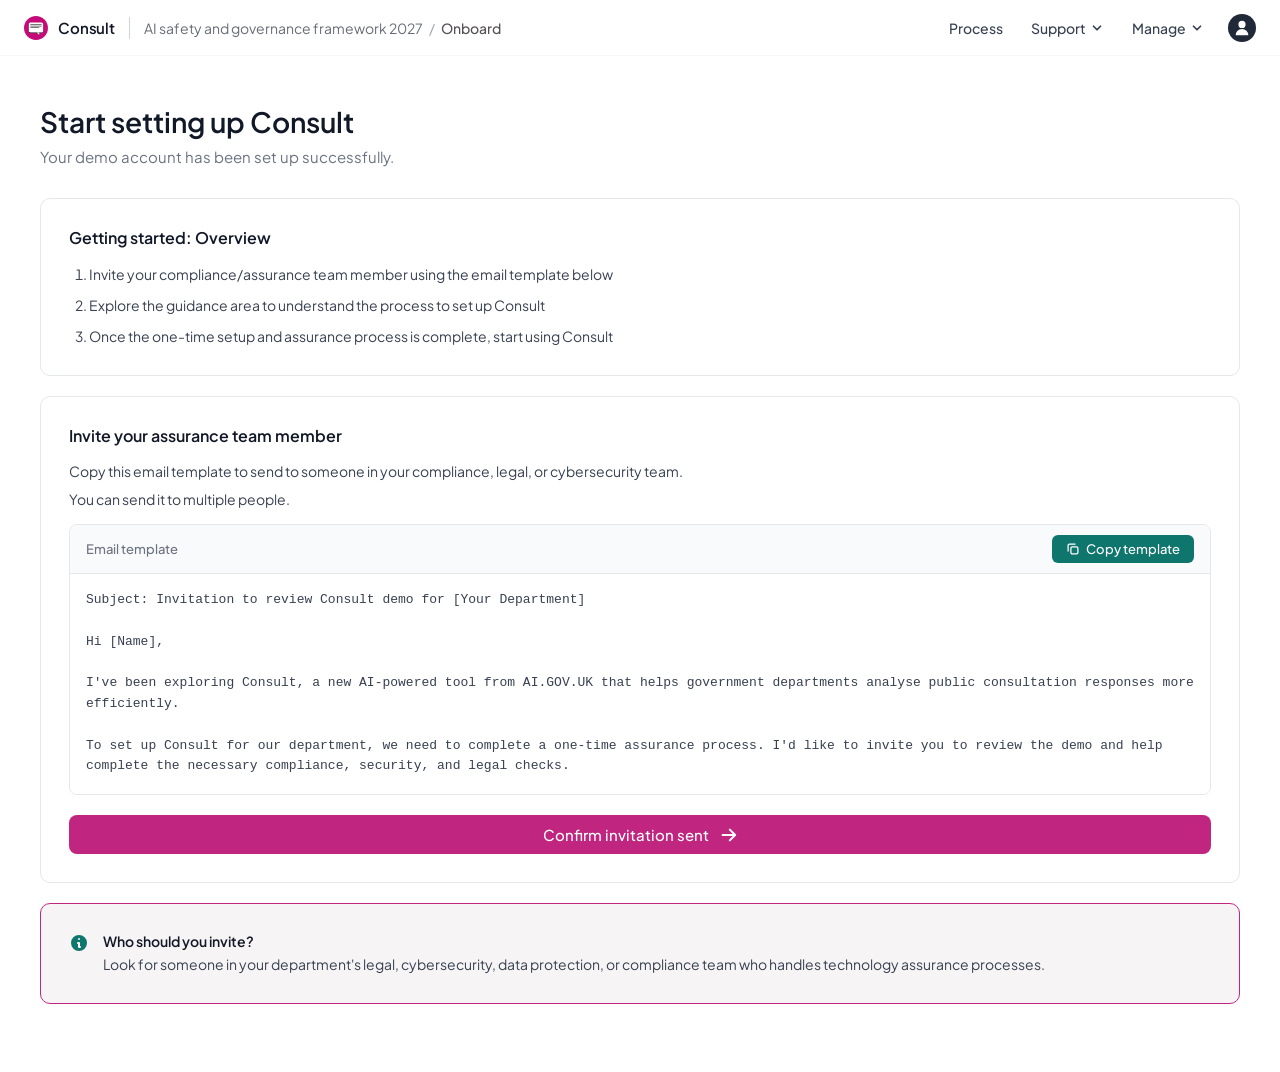
<file: Index.html>
<!DOCTYPE html>
<html lang="en">
<head>
  <meta charset="UTF-8" />
  <meta name="viewport" content="width=device-width, initial-scale=1.0" />
  <title>Consult Header</title>
  <link href="https://fonts.googleapis.com/css2?family=Plus+Jakarta+Sans:wght@400;500;600&display=swap" rel="stylesheet" />
  <link rel="stylesheet" href="style.css" />
</head>
<body>

  <header class="header">

    <!-- Left: brand + breadcrumb -->
    <div class="header-left">

      <a href="#" class="brand">
        <img src="images/consult.svg" alt="Consult logo" class="brand-icon" />
        <span class="brand-name">Consult</span>
      </a>
      <div class="divider"></div>

      <nav class="breadcrumb" aria-label="breadcrumb">
        <span class="breadcrumb-page">AI safety and governance framework 2027</span>
        <span class="breadcrumb-sep">/</span>
        <span class="breadcrumb-current">Onboard</span>
      </nav>

    </div>

    <!-- Right: nav links + avatar -->
    <div class="header-right">

      <a href="#" class="nav-link">Process</a>

      <button class="nav-link" aria-haspopup="true">
        Support
        <svg class="chevron" viewBox="0 0 16 16">
          <polyline points="4 6 8 10 12 6"/>
        </svg>
      </button>

      <button class="nav-link" aria-haspopup="true">
        Manage
        <svg class="chevron" viewBox="0 0 16 16">
          <polyline points="4 6 8 10 12 6"/>
        </svg>
      </button>

      <div class="avatar" role="button" aria-label="User account" tabindex="0">
        <svg viewBox="0 0 20 20" xmlns="http://www.w3.org/2000/svg">
          <path d="M10 10a4 4 0 100-8 4 4 0 000 8zm-7 8a7 7 0 1114 0H3z"/>
        </svg>
      </div>

    </div>

  </header>
  <main class="main">
    <div class="container">
  
      <h1 class="page-title">Start setting up Consult</h1>
      <p class="page-subtitle">Your demo account has been set up successfully.</p>
  
      <!-- Card 1: Overview -->
      <div class="card">
        <h2 class="card-title">Getting started: Overview</h2>
        <ol class="overview-list">
          <li>Invite your compliance/assurance team member using the email template below</li>
          <li>Explore the guidance area to understand the process to set up Consult</li>
          <li>Once the one-time setup and assurance process is complete, start using Consult</li>
        </ol>
      </div>
  
      <!-- Card 2: Invite team member -->
      <div class="card">
        <h2 class="card-title">Invite your assurance team member</h2>
        <p class="card-body">Copy this email template to send to someone in your compliance, legal, or cybersecurity team.</p>
        <p class="card-body">You can send it to multiple people.</p>
        <div class="email-template-wrapper">
          <div class="email-template-header">
            <span class="email-template-label">Email template</span>
            <button class="copy-btn" onclick="copyTemplate()">
              <svg viewBox="0 0 20 20" fill="none" stroke="currentColor" stroke-width="1.8" stroke-linecap="round" stroke-linejoin="round">
                <rect x="7" y="7" width="10" height="10" rx="2"/>
                <path d="M3 13V5a2 2 0 012-2h8"/>
              </svg>
              Copy template
            </button>
          </div>
          <pre class="email-template-body" id="emailTemplate">Subject: Invitation to review Consult demo for [Your Department]
  
Hi [Name],

I've been exploring Consult, a new AI-powered tool from AI.GOV.UK that helps government departments analyse public consultation responses more efficiently.
            
To set up Consult for our department, we need to complete a one-time assurance process. I'd like to invite you to review the demo and help complete the necessary compliance, security, and legal checks.
            
Could you:
1. Request demo access at: [Demo URL] using your government email address
2. Review the demo environment and documentation
            
Once you've had a chance to explore, we can work together to complete the setup and assurance process.
            
Please let me know if you have any questions.
            
Best regards,
[Your Name]
</pre>
        </div>
        <button class="confirm-btn">
          Confirm invitation sent
          <svg viewBox="0 0 20 20" fill="none" stroke="currentColor" stroke-width="2.2" stroke-linecap="round" stroke-linejoin="round">
            <path d="M4 10h12M12 4l6 6-6 6"/>
          </svg>
        </button>
      </div>
  
      <!-- Card 3: Info callout -->
      <div class="card card-info">
        <div class="info-icon">
          <svg viewBox="0 0 20 20" fill="currentColor">
            <path fill-rule="evenodd" d="M18 10a8 8 0 11-16 0 8 8 0 0116 0zm-7-4a1 1 0 11-2 0 1 1 0 012 0zM9 9a1 1 0 000 2v3a1 1 0 001 1h1a1 1 0 100-2v-3a1 1 0 00-1-1H9z" clip-rule="evenodd"/>
          </svg>
        </div>
        <div>
          <p class="info-title">Who should you invite?</p>
          <p class="info-body">Look for someone in your department's legal, cybersecurity, data protection, or compliance team who handles technology assurance processes.</p>
        </div>
      </div>
  
    </div>
  </main>
  
  <script>
    function copyTemplate() {
      var text = document.getElementById('emailTemplate').innerText;
      navigator.clipboard.writeText(text).then(function() {
        var btn = document.querySelector('.copy-btn');
        btn.textContent = '✓ Copied';
        setTimeout(function() {
          btn.innerHTML = '<svg viewBox="0 0 20 20" fill="none" stroke="currentColor" stroke-width="1.8" stroke-linecap="round" stroke-linejoin="round"><rect x="7" y="7" width="10" height="10" rx="2"/><path d="M3 13V5a2 2 0 012-2h8"/></svg> Copy template';
        }, 2000);
      });
    }
  </script>

</body>
</html>
</file>
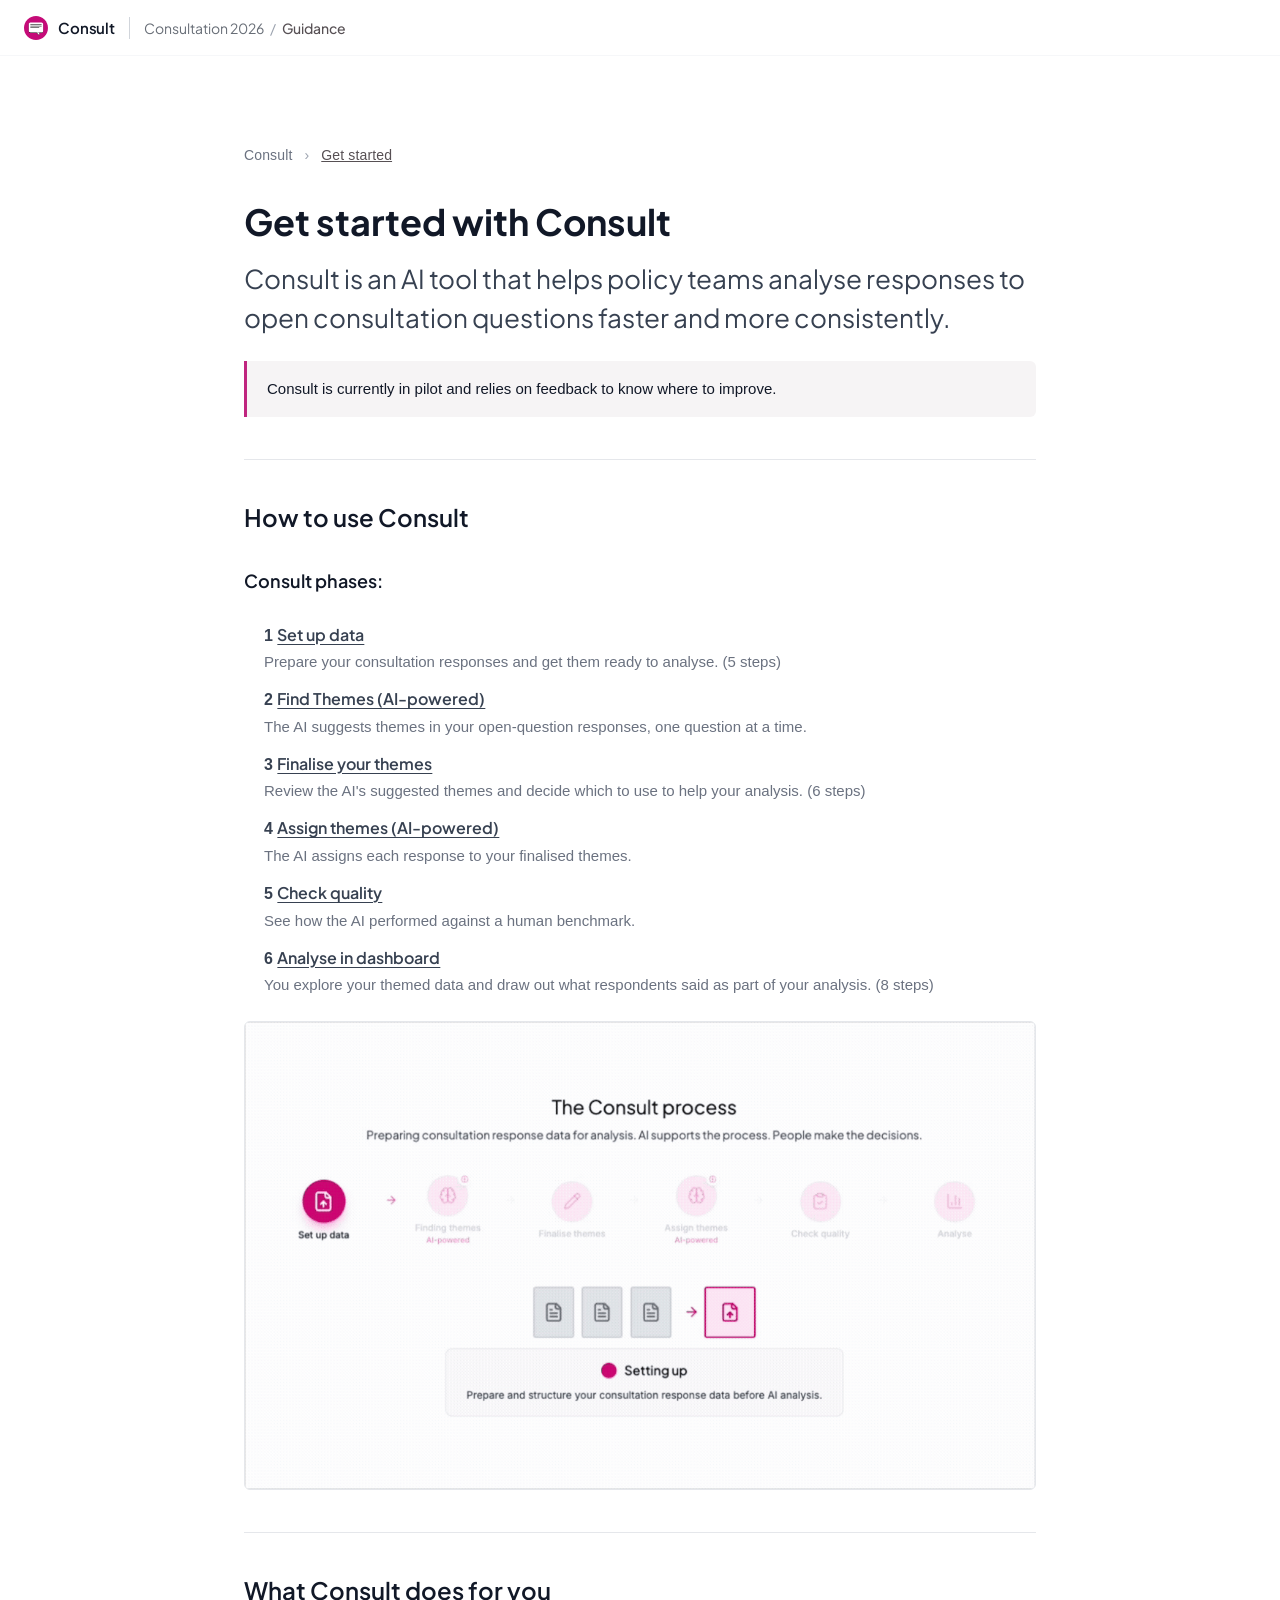
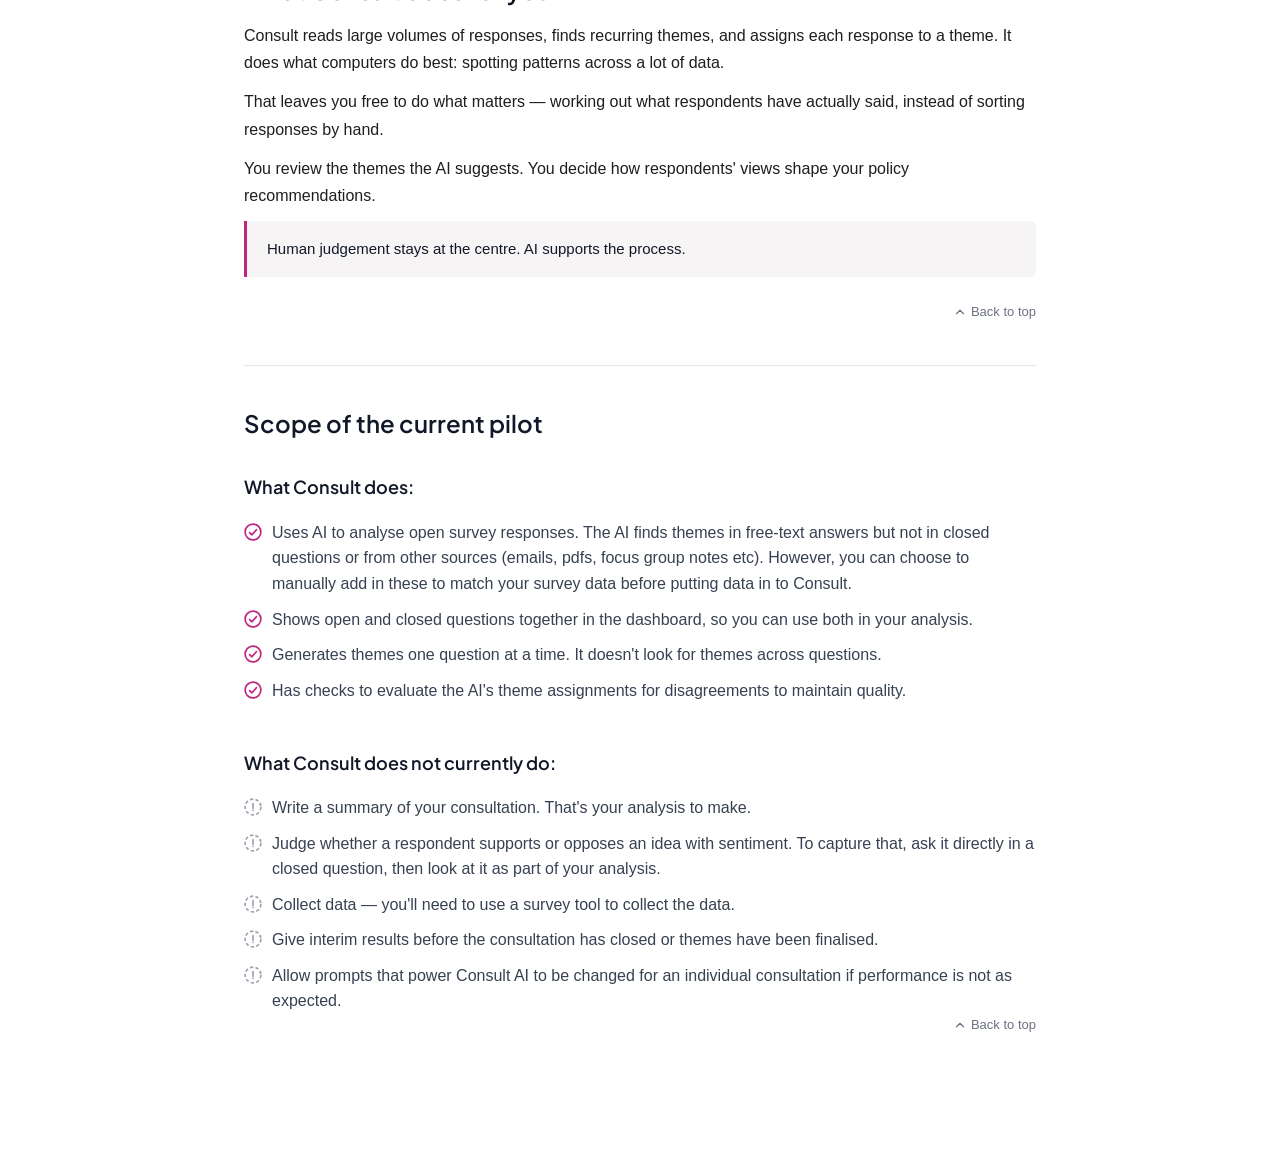
<file: index.html>
<!DOCTYPE html>
<html lang="en">
<head>
  <meta charset="UTF-8" />
  <meta name="viewport" content="width=device-width, initial-scale=1.0" />
  <title>Consult Header</title>
  <link href="https://fonts.googleapis.com/css2?family=Plus+Jakarta+Sans:wght@400;500;600&display=swap" rel="stylesheet" />
  <link rel="stylesheet" href="style.css" />
</head>
<body>


  <header class="header">

    <!-- Left: brand + breadcrumb -->
    <div class="header-left">

      <a href="#" class="brand">
        <img src="images/consult.svg" alt="Consult logo" class="brand-icon" />
        <span class="brand-name">Consult</span>
      </a>
      <div class="divider"></div>

      <nav class="breadcrumb" aria-label="breadcrumb">
        <span class="breadcrumb-page">Consultation 2026</span>
        <span class="breadcrumb-sep">/</span>
        <span class="breadcrumb-current">Guidance</span>
      </nav>

    </div>


  </header>
  <main class="main" id="top">
    <div class="container">
    <article class="help-page">
 
        <!-- Breadcrumb -->
        <nav class="breadcrumb" aria-label="Breadcrumb">
          Consult <span>›</span> <a href="index.html" class="breadcrumb-current">Get started </a> 
        </nav>
       
        <!-- Page title -->
        <h1>Get started with Consult</h1>
        <p class="intro">Consult is an AI tool that helps policy teams analyse responses to open consultation questions faster and more consistently.</p>
        <p class="callout">Consult is currently in pilot and relies on feedback to know where to improve.</p>
        <hr class="section-divider">

        <!-- Process section -->
        <h2>How to use Consult</h2>

        <h3>Consult phases:</h3>

        <ol class="phase-list">
          <li><span class="phase-header"><span class="number-circle-inline">1 </span> <a href="data.html"><strong> Set up data</strong></a></span><span class="phase-desc">Prepare your consultation responses and get them ready to analyse. (5 steps)</span></li>
          <li><span class="phase-header"><span class="number-circle-inline"> 2 </span> <a href="find.html"><strong> Find Themes (AI-powered)</strong></a></span><span class="phase-desc">The AI suggests themes in your open-question responses, one question at a time.</span></li>
          <li><span class="phase-header"><span class="number-circle-inline"> 3 </span> <a href="finalise.html"><strong> Finalise your themes</strong></a></span><span class="phase-desc">Review the AI's suggested themes and decide which to use to help your analysis. (6 steps)</span></li>
          <li><span class="phase-header"><span class="number-circle-inline"> 4 </span> <a href="assign.html"><strong> Assign themes (AI-powered)</strong></a></span><span class="phase-desc">The AI assigns each response to your finalised themes.</span></li>
          <li><span class="phase-header"><span class="number-circle-inline"> 5 </span> <a href="check.html"><strong> Check quality</strong></a></span><span class="phase-desc">See how the AI performed against a human benchmark.</span></li>
          <li><span class="phase-header"><span class="number-circle-inline"> 6 </span> <a href="analyse.html"><strong> Analyse in dashboard</strong></a></span><span class="phase-desc">You explore your themed data and draw out what respondents said as part of your analysis. (8 steps)</span></li>
        </ol>
        <div class="gif-container">
          <img src="images/Consult process animation.gif" alt="Overview of Consult phases" /></div>
        <hr class="section-divider">

        <!-- Section -->
        <h2>What Consult does for you</h2>

        <div class="section-text">
          <p>Consult reads large volumes of responses, finds recurring themes, and assigns each response to a theme. It does what computers do best: spotting patterns across a lot of data.
          </p>
          <p>That leaves you free to do what matters — working out what respondents have actually said, instead of sorting responses by hand.
          </p>
          <p>You review the themes the AI suggests. You decide how respondents' views shape your policy recommendations.
          </p>
          <p class="callout">Human judgement stays at the centre. AI supports the process.</p>
        </div>

        <a href="#top" class="back-to-top"><svg xmlns="http://www.w3.org/2000/svg" width="14" height="14" viewBox="0 0 24 24" fill="none" stroke="currentColor" stroke-width="2" stroke-linecap="round" stroke-linejoin="round"><polyline points="18 15 12 9 6 15"></polyline></svg>Back to top</a>
        <hr class="section-divider">

        <!-- Section scope -->
        <h2>Scope of the current pilot</h2>
        <section id="section-do">
        <h3>What Consult does:</h3>

        <ul class="scope-list scope-list--does">
            <li>
              <svg class="scope-icon" viewBox="0 0 16 16" fill="none" aria-hidden="true"><circle cx="8" cy="8" r="7" stroke="#c0257f" stroke-width="1.5"/><polyline points="5,8.5 7,10.5 11,6" stroke="#c0257f" stroke-width="1.5" stroke-linecap="round" stroke-linejoin="round"/></svg>
              Uses AI to analyse open survey responses. The AI finds themes in free-text answers but not in closed questions or from other sources (emails, pdfs, focus group notes etc). However, you can choose to manually add in these to match your survey data before putting data in to Consult.
            </li>
            <li>
              <svg class="scope-icon" viewBox="0 0 16 16" fill="none" aria-hidden="true"><circle cx="8" cy="8" r="7" stroke="#c0257f" stroke-width="1.5"/><polyline points="5,8.5 7,10.5 11,6" stroke="#c0257f" stroke-width="1.5" stroke-linecap="round" stroke-linejoin="round"/></svg>
              Shows open and closed questions together in the dashboard, so you can use both in your analysis.
            </li>
            <li>
              <svg class="scope-icon" viewBox="0 0 16 16" fill="none" aria-hidden="true"><circle cx="8" cy="8" r="7" stroke="#c0257f" stroke-width="1.5"/><polyline points="5,8.5 7,10.5 11,6" stroke="#c0257f" stroke-width="1.5" stroke-linecap="round" stroke-linejoin="round"/></svg>
              Generates themes one question at a time. It doesn't look for themes across questions.
            </li>
            <li>
              <svg class="scope-icon" viewBox="0 0 16 16" fill="none" aria-hidden="true"><circle cx="8" cy="8" r="7" stroke="#c0257f" stroke-width="1.5"/><polyline points="5,8.5 7,10.5 11,6" stroke="#c0257f" stroke-width="1.5" stroke-linecap="round" stroke-linejoin="round"/></svg>
              Has checks to evaluate the AI's theme assignments for disagreements to maintain quality.
            </li>
          </ul>
        </section>
        <br>

        <!-- Section -->
        <section id="section-dont">
        <h3>What Consult does not currently do:</h3>

        <ul class="scope-list scope-list--not-yet">
            <li>
              <svg class="scope-icon" viewBox="0 0 16 16" fill="none" aria-hidden="true"><circle cx="8" cy="8" r="7" stroke="#9CA3AF" stroke-width="1.5" stroke-dasharray="3 2"/><line x1="8" y1="5" x2="8" y2="9" stroke="#9CA3AF" stroke-width="1.5" stroke-linecap="round"/><circle cx="8" cy="11" r="0.75" fill="#9CA3AF"/></svg>
              Write a summary of your consultation. That's your analysis to make.
            </li>
            <li>
              <svg class="scope-icon" viewBox="0 0 16 16" fill="none" aria-hidden="true"><circle cx="8" cy="8" r="7" stroke="#9CA3AF" stroke-width="1.5" stroke-dasharray="3 2"/><line x1="8" y1="5" x2="8" y2="9" stroke="#9CA3AF" stroke-width="1.5" stroke-linecap="round"/><circle cx="8" cy="11" r="0.75" fill="#9CA3AF"/></svg>
              Judge whether a respondent supports or opposes an idea with sentiment. To capture that, ask it directly in a closed question, then look at it as part of your analysis.
            </li>
            <li>
              <svg class="scope-icon" viewBox="0 0 16 16" fill="none" aria-hidden="true"><circle cx="8" cy="8" r="7" stroke="#9CA3AF" stroke-width="1.5" stroke-dasharray="3 2"/><line x1="8" y1="5" x2="8" y2="9" stroke="#9CA3AF" stroke-width="1.5" stroke-linecap="round"/><circle cx="8" cy="11" r="0.75" fill="#9CA3AF"/></svg>
              Collect data — you'll need to use a survey tool to collect the data.
            </li>
            <li>
              <svg class="scope-icon" viewBox="0 0 16 16" fill="none" aria-hidden="true"><circle cx="8" cy="8" r="7" stroke="#9CA3AF" stroke-width="1.5" stroke-dasharray="3 2"/><line x1="8" y1="5" x2="8" y2="9" stroke="#9CA3AF" stroke-width="1.5" stroke-linecap="round"/><circle cx="8" cy="11" r="0.75" fill="#9CA3AF"/></svg>
              Give interim results before the consultation has closed or themes have been finalised.
            </li>
            <li>
              <svg class="scope-icon" viewBox="0 0 16 16" fill="none" aria-hidden="true"><circle cx="8" cy="8" r="7" stroke="#9CA3AF" stroke-width="1.5" stroke-dasharray="3 2"/><line x1="8" y1="5" x2="8" y2="9" stroke="#9CA3AF" stroke-width="1.5" stroke-linecap="round"/><circle cx="8" cy="11" r="0.75" fill="#9CA3AF"/></svg>
              Allow prompts that power Consult AI to be changed for an individual consultation if performance is not as expected.
            </li>
          </ul>
          <a href="#top" class="back-to-top"><svg xmlns="http://www.w3.org/2000/svg" width="14" height="14" viewBox="0 0 24 24" fill="none" stroke="currentColor" stroke-width="2" stroke-linecap="round" stroke-linejoin="round"><polyline points="18 15 12 9 6 15"></polyline></svg>Back to top</a>
</section>
      </article>
   
      

    </div>
      </main>

  <script>
    function showFeedback(type) {
      var q = document.getElementById('feedback-question');
      var ta = document.getElementById('feedback-textarea');

      document.getElementById('btn-helpful').classList.toggle('feedback-btn--active', type === 'helpful');
      document.getElementById('btn-missing').classList.toggle('feedback-btn--active', type === 'missing');

      if (type === 'helpful') {
        q.textContent = "What's been the most useful part?";
        ta.placeholder = 'eg the animations made it easy to relate to the tool...';
      } else {
        q.textContent = "What's missing or unclear? What would have helped you?";
        ta.placeholder = 'eg step 2 missed out the part about...';
      }

      document.getElementById('feedback-expanded').style.display = 'flex';
      document.getElementById('feedback-thanks').style.display = 'none';
      ta.value = '';
    }

    function sendFeedback() {
      document.getElementById('feedback-expanded').style.display = 'none';
      document.getElementById('feedback-thanks').style.display = 'block';
      document.getElementById('btn-helpful').classList.remove('feedback-btn--active');
      document.getElementById('btn-missing').classList.remove('feedback-btn--active');
    }
  </script>

</body>
</html>
</file>
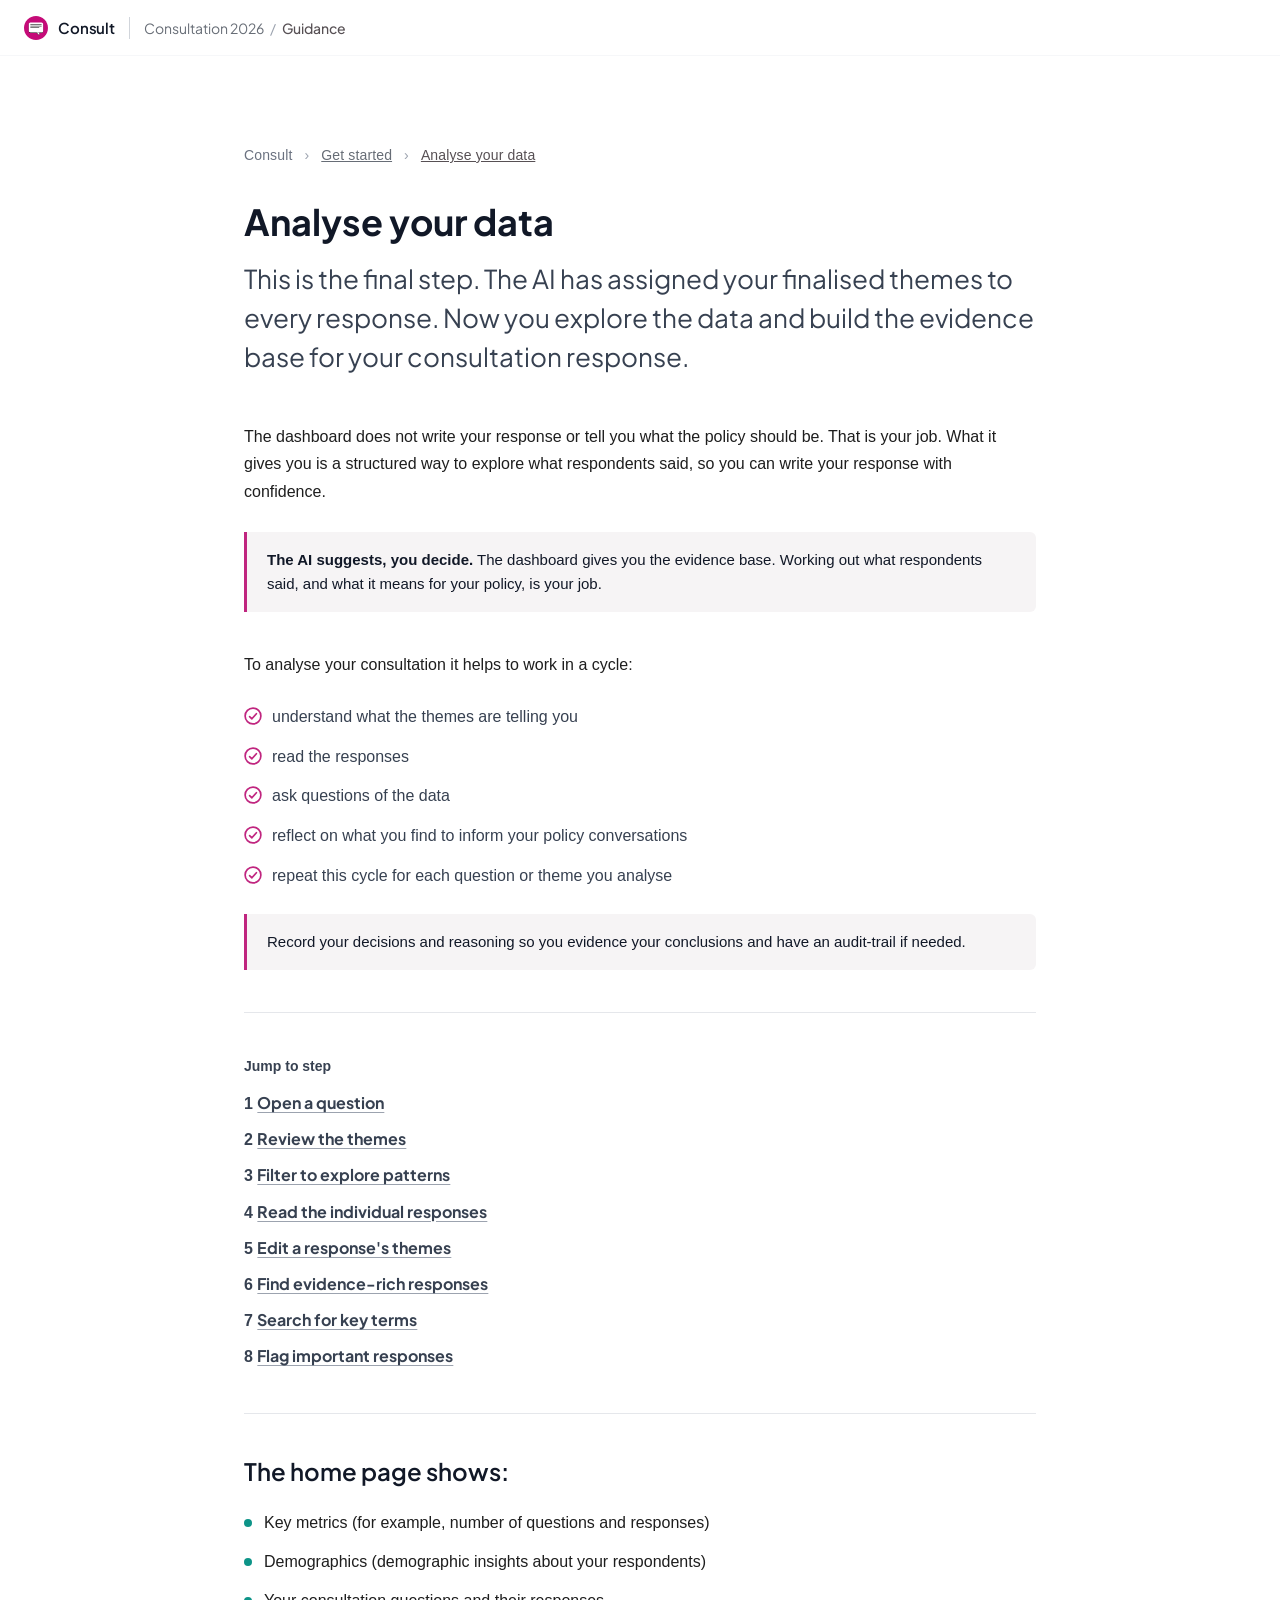
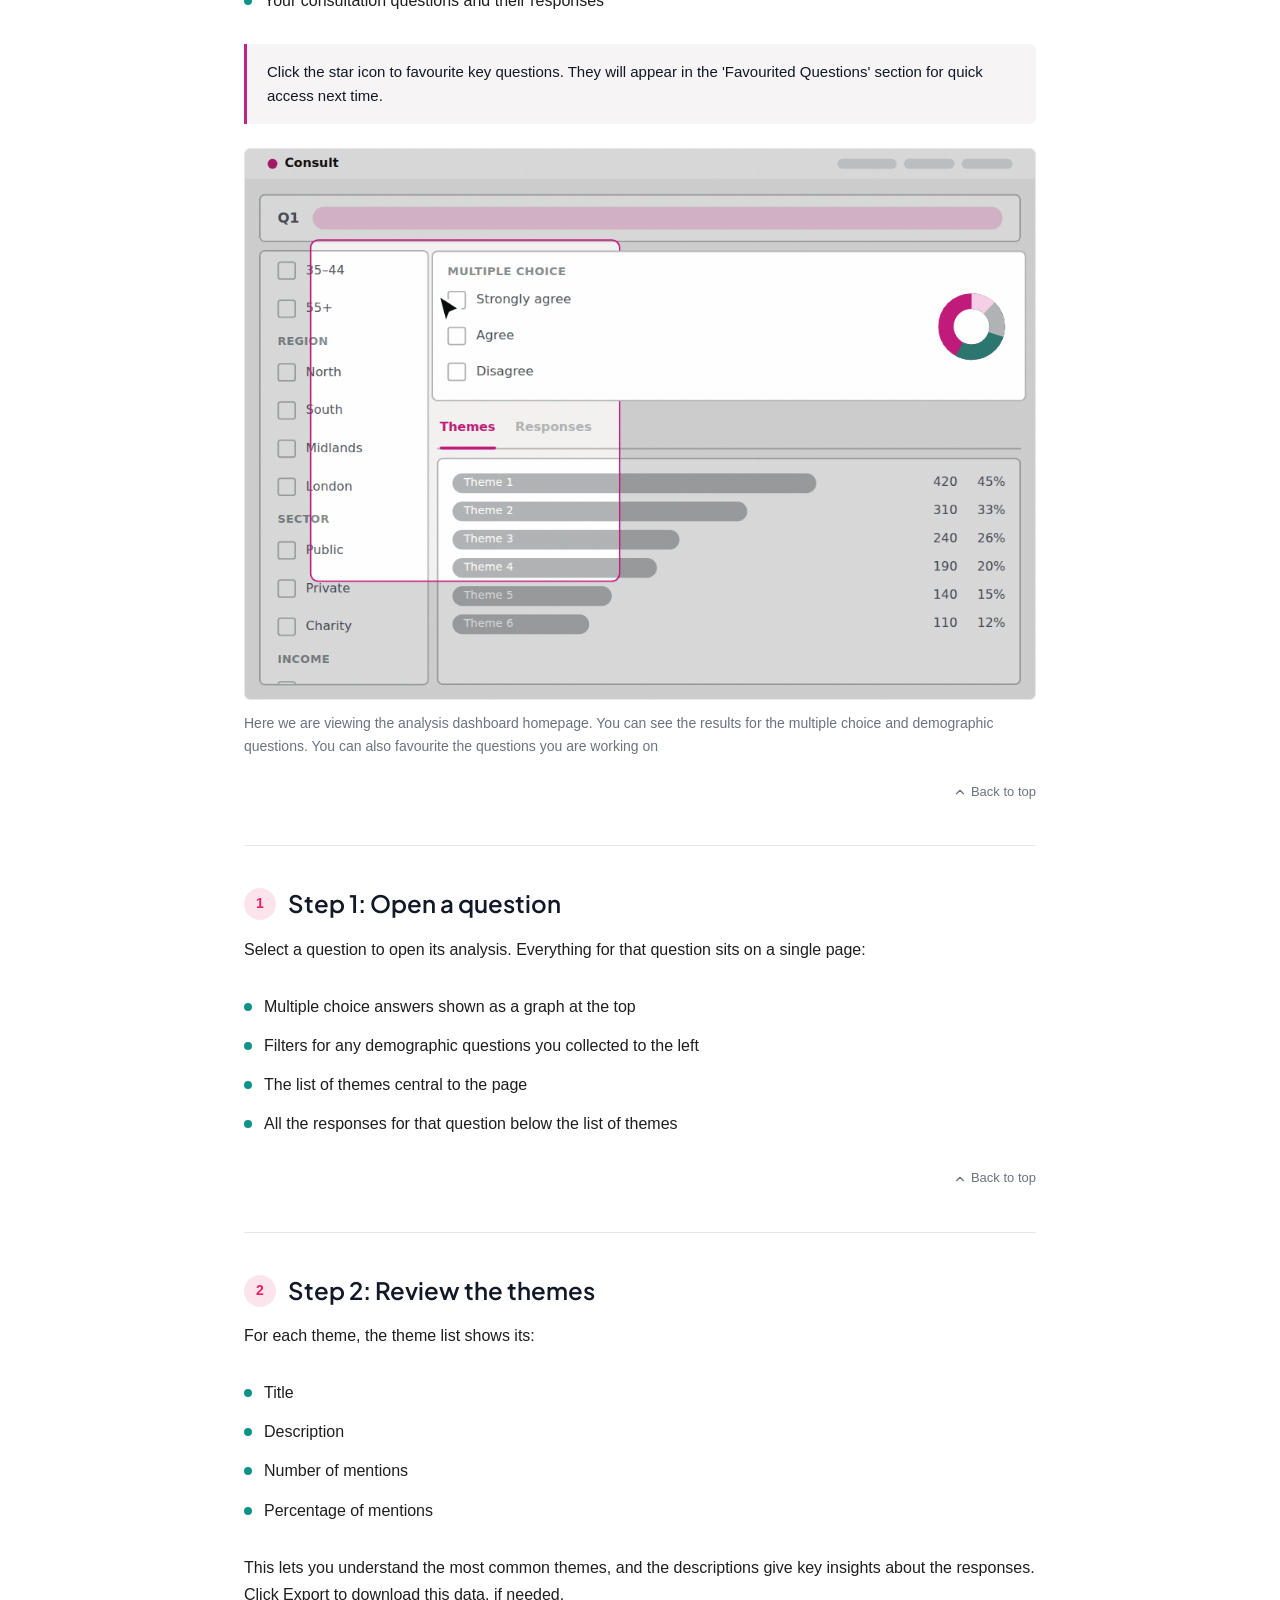
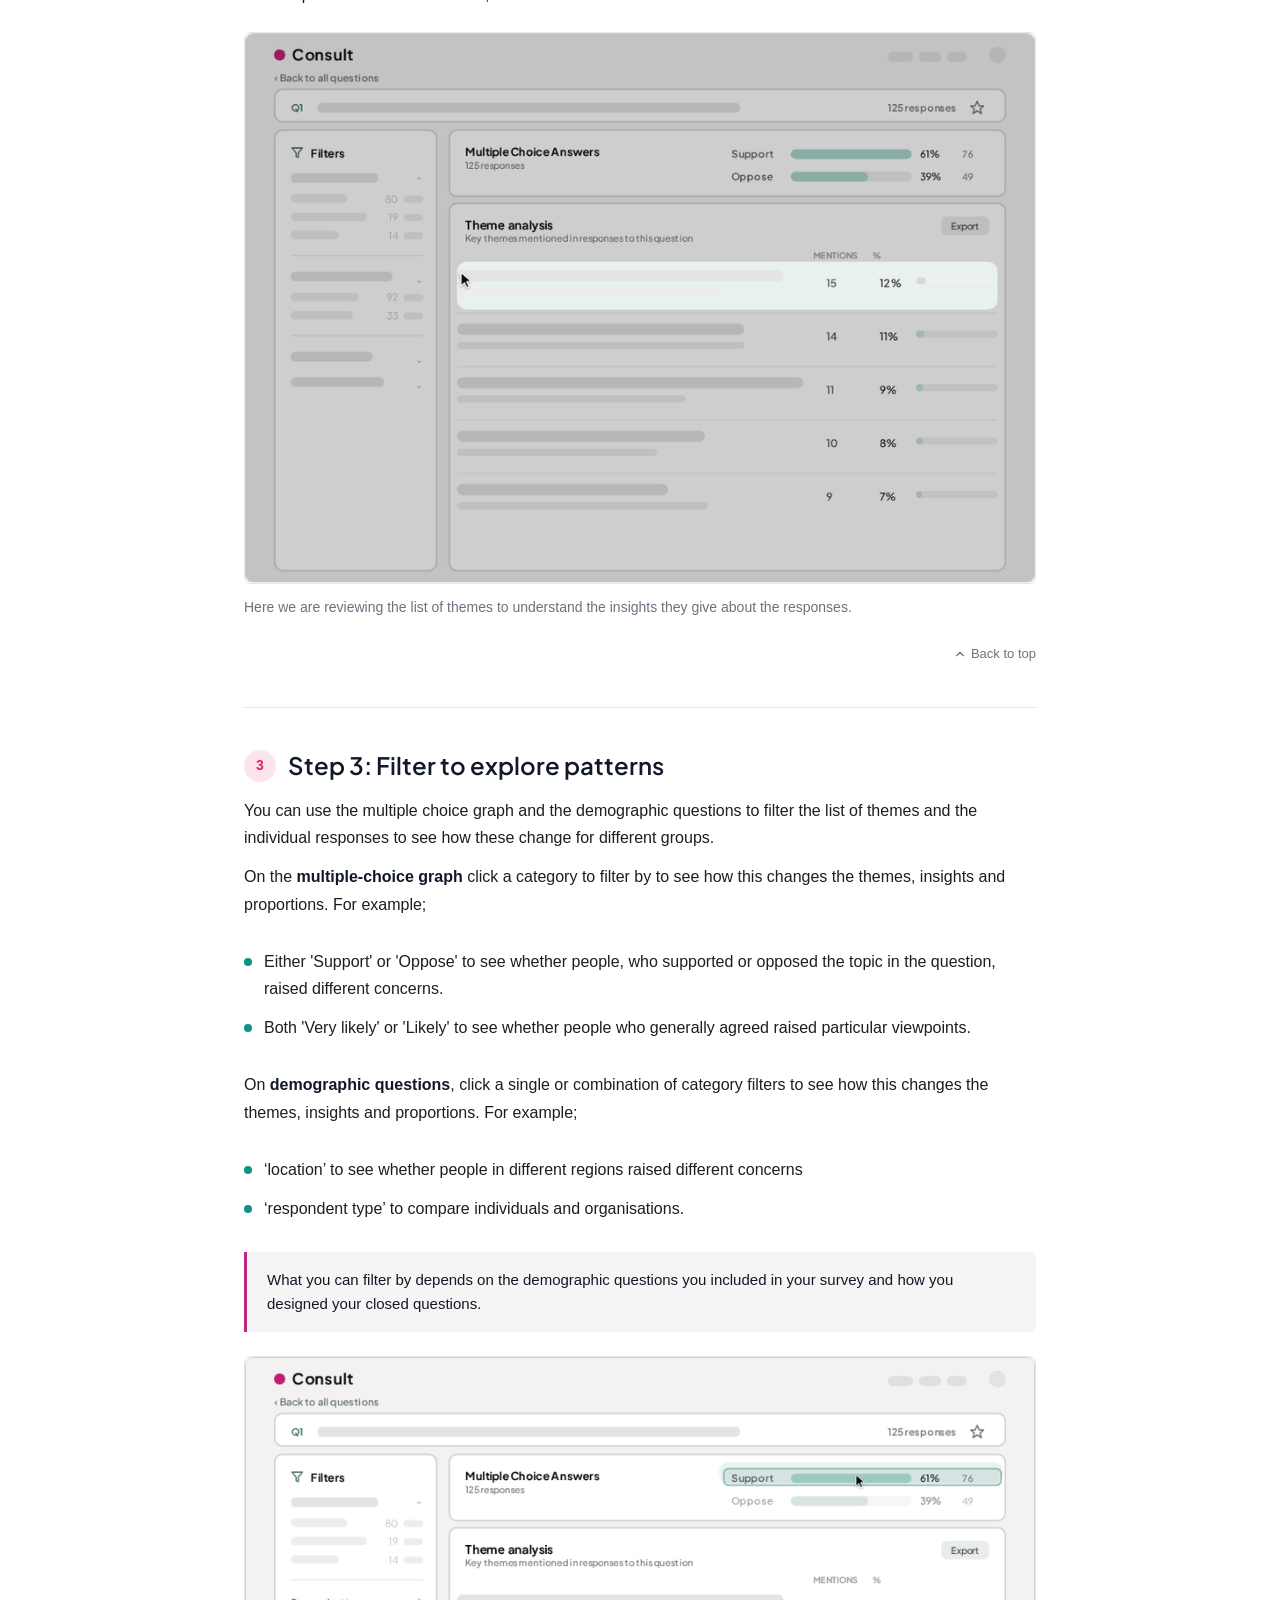
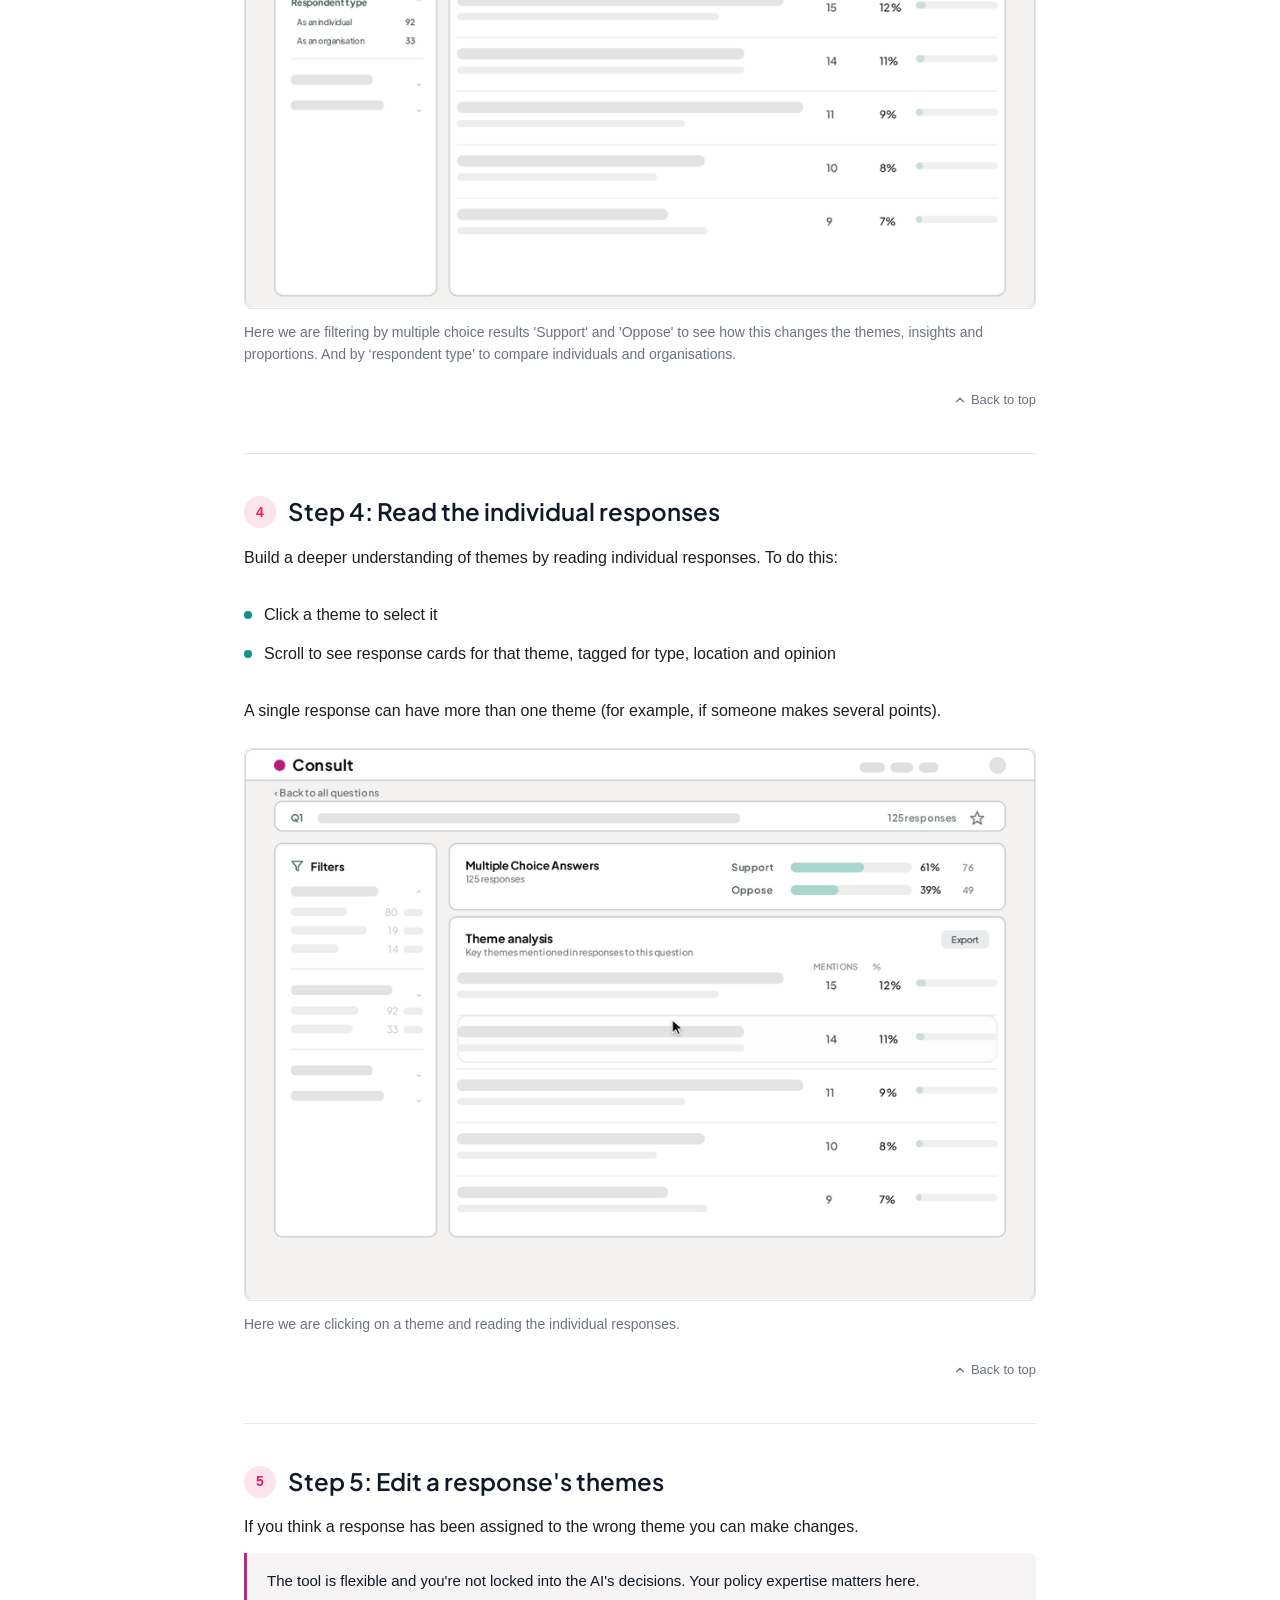
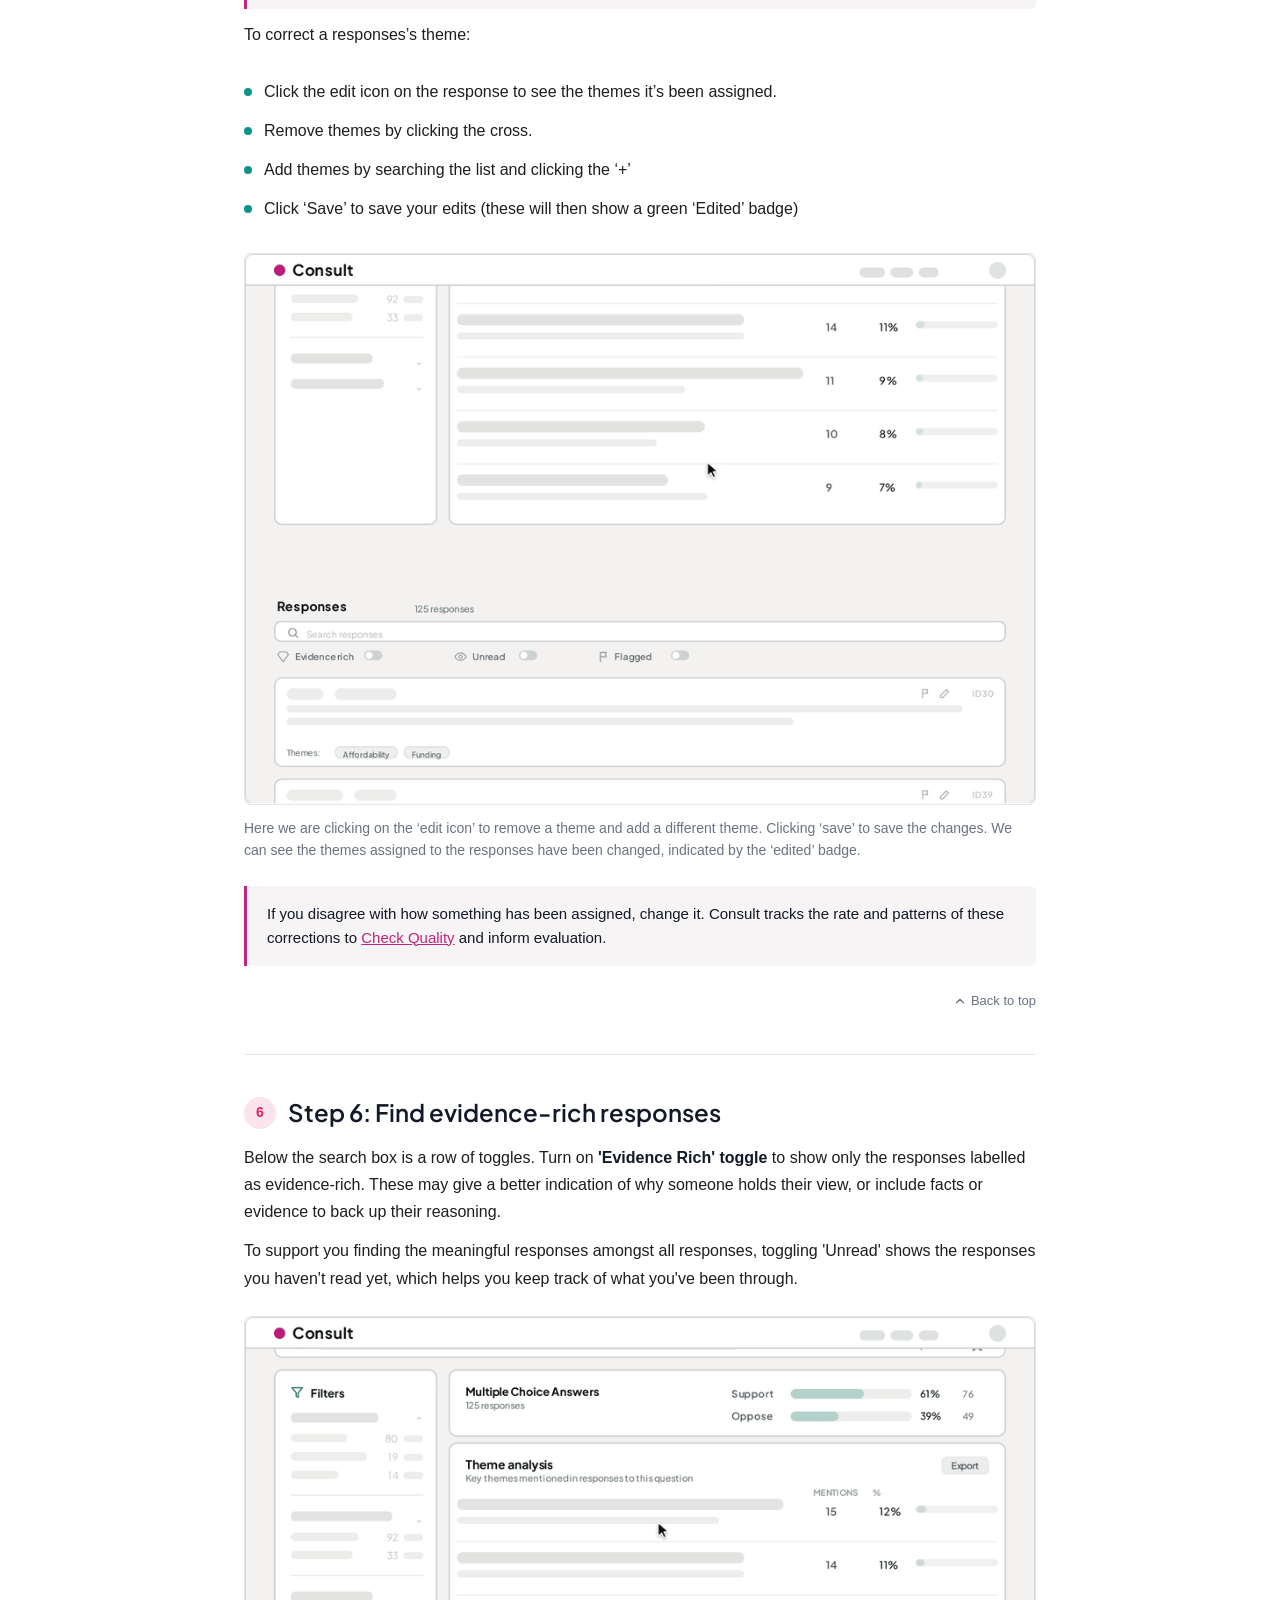
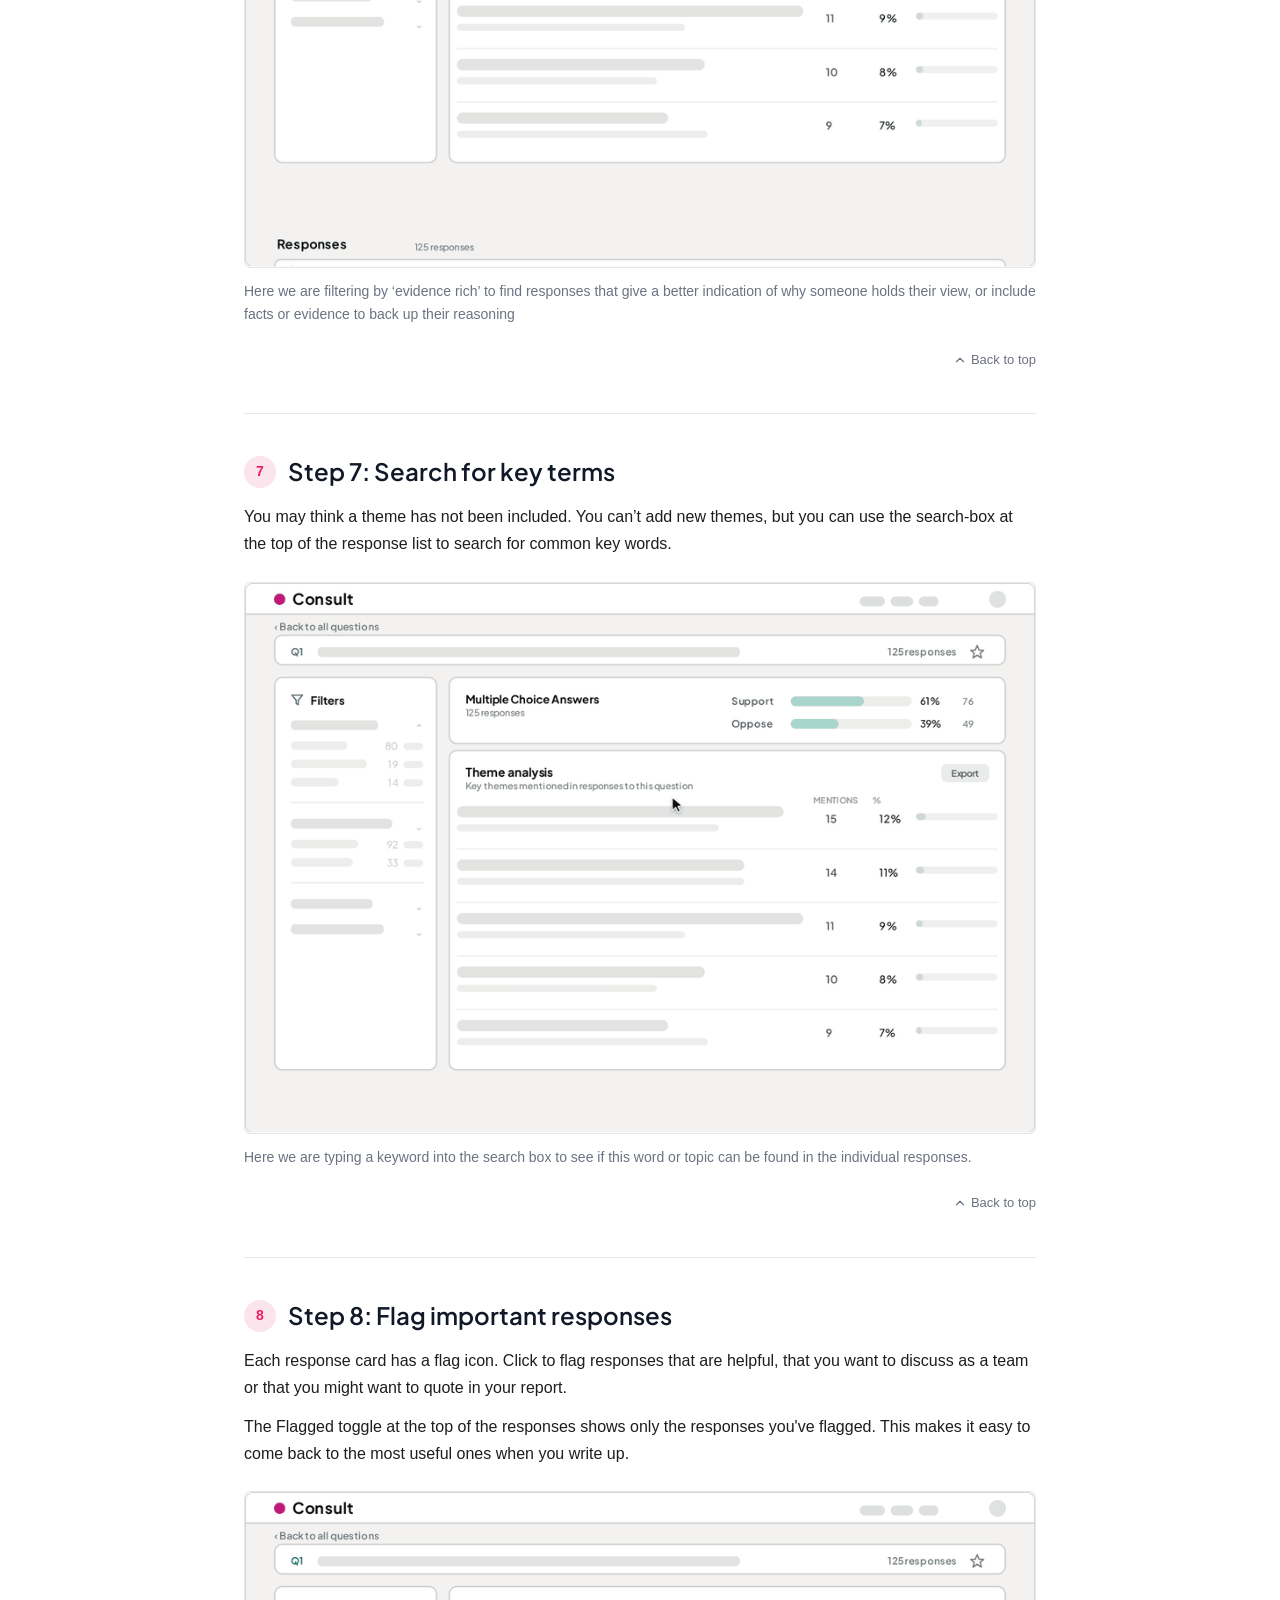
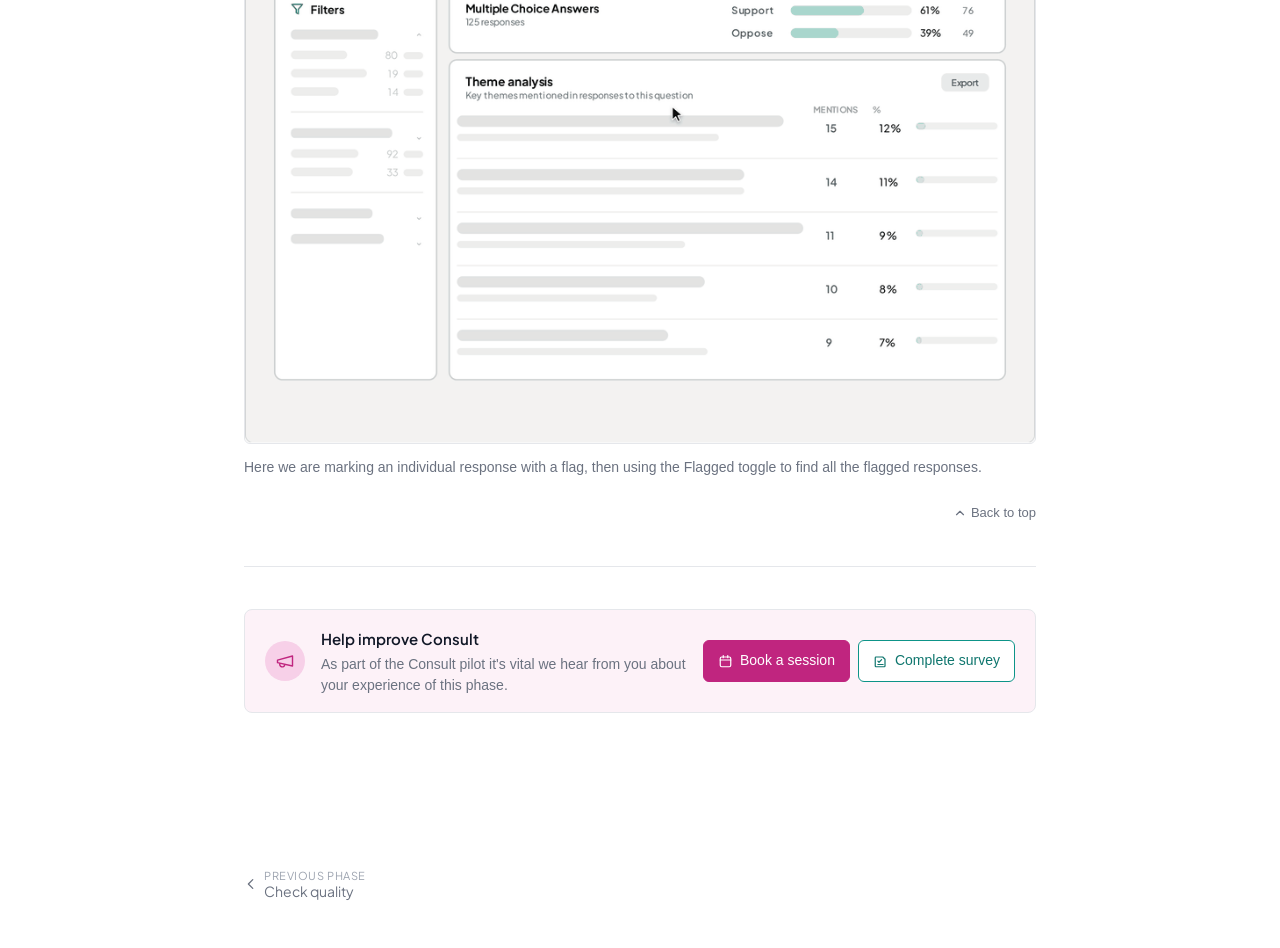
<file: analyse.html>
<!DOCTYPE html>
<html lang="en">
<head>
  <meta charset="UTF-8" />
  <meta name="viewport" content="width=device-width, initial-scale=1.0" />
  <title>Consult Header</title>
  <link href="https://fonts.googleapis.com/css2?family=Plus+Jakarta+Sans:wght@400;500;600&display=swap" rel="stylesheet" />
  <link rel="stylesheet" href="style.css" />
</head>
<body>

 

  <header class="header">
<!-- Left: brand + breadcrumb -->
    <div class="header-left">

      <a href="#" class="brand">
        <img src="images/consult.svg" alt="Consult logo" class="brand-icon" />
        <span class="brand-name">Consult</span>
      </a>
      <div class="divider"></div>

      <nav class="breadcrumb" aria-label="breadcrumb">
        <span class="breadcrumb-page">Consultation 2026</span>
        <span class="breadcrumb-sep">/</span>
        <span class="breadcrumb-current">Guidance</span>
      </nav>

    </div>

  </header>
  <main class="main">
    <div class="container">
    <article class="help-page">
 
        <!-- Breadcrumb -->
        <nav class="breadcrumb" aria-label="Breadcrumb">
          Consult <span>›</span> <a href="index.html" class="breadcrumb-page">Get started </a>  <span>›</span> <a href="index.html" class="breadcrumb-current">Analyse your data</a> 
        </nav>
       
        <!-- Page title -->
        <h1>Analyse your data</h1>
       
        <p class="intro">
          This is the final step. The AI has assigned your finalised themes to every response. Now you explore the data and build the evidence base for your consultation response.
        </p>
        <br><p>
          The dashboard does not write your response or tell you what the policy should be. That is your job. What it gives you is a structured way to explore what respondents said, so you can write your response with confidence.
       </p>

       <br>
       <div class="section-text">
        <p class="callout"> <strong>The AI suggests, you decide.</strong>  The dashboard gives you the evidence base. Working out what respondents said, and what it means for your policy, is your job. </p>
        <br>
         <p>To analyse your consultation it helps to work in a cycle:</p>
         <ul class="scope-list scope-list--does">
           <li><svg class="scope-icon" viewBox="0 0 16 16" width="18" height="18" fill="none" aria-hidden="true"><circle cx="8" cy="8" r="7" stroke="#c0257f" stroke-width="1.5"/><polyline points="5,8.5 7,10.5 11,6" stroke="#c0257f" stroke-width="1.5" stroke-linecap="round" stroke-linejoin="round"/></svg>understand what the themes are telling you</li>
           <li><svg class="scope-icon" viewBox="0 0 16 16" width="18" height="18" fill="none" aria-hidden="true"><circle cx="8" cy="8" r="7" stroke="#c0257f" stroke-width="1.5"/><polyline points="5,8.5 7,10.5 11,6" stroke="#c0257f" stroke-width="1.5" stroke-linecap="round" stroke-linejoin="round"/></svg>read the responses</li>
           <li><svg class="scope-icon" viewBox="0 0 16 16" width="18" height="18" fill="none" aria-hidden="true"><circle cx="8" cy="8" r="7" stroke="#c0257f" stroke-width="1.5"/><polyline points="5,8.5 7,10.5 11,6" stroke="#c0257f" stroke-width="1.5" stroke-linecap="round" stroke-linejoin="round"/></svg>ask questions of the data</li>
           <li><svg class="scope-icon" viewBox="0 0 16 16" width="18" height="18" fill="none" aria-hidden="true"><circle cx="8" cy="8" r="7" stroke="#c0257f" stroke-width="1.5"/><polyline points="5,8.5 7,10.5 11,6" stroke="#c0257f" stroke-width="1.5" stroke-linecap="round" stroke-linejoin="round"/></svg>reflect on what you find to inform your policy conversations</li>
           <li><svg class="scope-icon" viewBox="0 0 16 16" width="18" height="18" fill="none" aria-hidden="true"><circle cx="8" cy="8" r="7" stroke="#c0257f" stroke-width="1.5"/><polyline points="5,8.5 7,10.5 11,6" stroke="#c0257f" stroke-width="1.5" stroke-linecap="round" stroke-linejoin="round"/></svg>repeat this cycle for each question or theme you analyse</li>
         </ul>
       </div>

        <p class="callout"> Record your decisions and reasoning so you evidence your conclusions and have an audit-trail if needed. </p>
      
         <hr class="section-divider">
         <nav class="jump-to" aria-label="Jump to section">
          <p class="jump-to-label">Jump to step</p>
          <ol class="jump-to-list">
            <li><span class="phase-header"><span class="number-circle-inline"> 1 </span> <a href="#section-1"><strong> Open a question</strong></a></span></li>
            <li><span class="phase-header"><span class="number-circle-inline"> 2 </span> <a href="#section-2"><strong> Review the themes</strong></a></span></li>
            <li><span class="phase-header"><span class="number-circle-inline"> 3 </span> <a href="#section-3"><strong> Filter to explore patterns</strong></a></span></li>
            <li><span class="phase-header"><span class="number-circle-inline"> 4 </span> <a href="#section-4"><strong> Read the individual responses</strong></a></span></li>
            <li><span class="phase-header"><span class="number-circle-inline"> 5 </span> <a href="#section-5"><strong> Edit a response's themes</strong></a></span></li>
            <li><span class="phase-header"><span class="number-circle-inline"> 6 </span> <a href="#section-6"><strong> Find evidence-rich responses</strong></a></span></li>
            <li><span class="phase-header"><span class="number-circle-inline"> 7 </span> <a href="#section-7"><strong> Search for key terms </strong></a></span></li>
            <li><span class="phase-header"><span class="number-circle-inline"> 8 </span> <a href="#section-8"><strong> Flag important responses</strong></a></span></li>
            
  </ol>
</nav>
<hr class="section-divider">
<h2>The home page shows:</h2>
<ul class="bullet-list">
  <li>Key metrics (for example, number of questions and responses)</li>
  <li>Demographics (demographic insights about your respondents)</li>
  <li>Your consultation questions and their responses </li>
</ul>
 <p class="callout">Click the star icon to favourite key questions. They will appear in the 'Favourited Questions' section for quick access next time.</p> 
 
 <div class="gif-container">
  <img src="images/Consult check dashboard preview animation.gif" alt="Illustrated Consult interface showing viewing the analysis dashboard homepage" /></div>
<p class="caption">Here we are viewing the analysis dashboard homepage. You can see the results for the multiple choice and demographic questions. You can also favourite the questions you are working on</p>

<a href="#top" class="back-to-top"><svg xmlns="http://www.w3.org/2000/svg" width="14" height="14" viewBox="0 0 24 24" fill="none" stroke="currentColor" stroke-width="2" stroke-linecap="round" stroke-linejoin="round"><polyline points="18 15 12 9 6 15"></polyline></svg>Back to top</a>

        <hr class="section-divider">
       
  <!-- Section 1 -->
  <section id="section-1">
    <div class="step-header">
        <div class="number-circle">1</div>
        <h2>Step 1: Open a question</h2>
      </div>
  <div class="section-text">
    <p>Select a question to open its analysis. Everything for that question sits on a single page:</p>
    <ul class="bullet-list">
      <li>Multiple choice answers shown as a graph at the top</li>
      <li>Filters for any demographic questions you collected to the left</li>
      <li>The list of themes central to the page </li>
      <li>All the responses for that question below the list of themes
      </li>
    </ul>
  </div>
  </section>
  <a href="#top" class="back-to-top"><svg xmlns="http://www.w3.org/2000/svg" width="14" height="14" viewBox="0 0 24 24" fill="none" stroke="currentColor" stroke-width="2" stroke-linecap="round" stroke-linejoin="round"><polyline points="18 15 12 9 6 15"></polyline></svg>Back to top</a>
<hr class="section-divider">

<!-- Section 2 -->
<section id="section-2">
  <div class="step-header">
      <div class="number-circle">2</div>
      <h2>Step 2: Review the themes</h2>
    </div>
<div class="section-text">
  <p>For each theme, the theme list shows its:</p>
  <ul class="bullet-list">
    <li>Title</li>
    <li>Description</li>
    <li>Number of mentions</li>
    <li>Percentage of mentions</li>
  </ul>
  <p>This lets you understand the most common themes, and the descriptions give key insights about the responses. Click Export to download this data, if needed.</p>
</div>   
<div class="gif-container">
  <img src="images/analyse-anim-1-reviewing-themes (3).gif" alt="Illustrated Consult interface showing reviewing the list of themes to understand the insights they give about the responses." /></div>
<p class="caption">Here we are reviewing the list of themes to understand the insights they give about the responses.</p>
<a href="#top" class="back-to-top"><svg xmlns="http://www.w3.org/2000/svg" width="14" height="14" viewBox="0 0 24 24" fill="none" stroke="currentColor" stroke-width="2" stroke-linecap="round" stroke-linejoin="round"><polyline points="18 15 12 9 6 15"></polyline></svg>Back to top</a>
 <hr class="section-divider">
</section>  

<!-- Section 3 -->
<section id="section-3">
  <div class="step-header">
      <div class="number-circle">3</div>
      <h2>Step 3: Filter to explore patterns</h2>
    </div>
<div class="section-text">
  <p>You can use the multiple choice graph and the demographic questions to filter the list of themes and the individual responses to see how these change for different groups. 
  </p>
  <p>On the <strong>multiple-choice graph</strong> click a category to filter by to see how this changes the themes, insights and proportions. For example;  
    <ul class="bullet-list">
      <li>Either 'Support' or 'Oppose' to see whether people, who supported or opposed the topic in the question, raised different concerns.
        <li>Both 'Very likely' or 'Likely' to see whether people who generally agreed raised particular viewpoints.
        </ul> 
  <p>On <strong>demographic questions</strong>, click a single or combination of category filters to see how this changes the themes, insights and proportions. For example;  </p>
    <ul class="bullet-list">
      <li>‘location’ to see whether people in different regions raised different concerns
        <li> ‘respondent type’ to compare individuals and organisations.</li>
    </ul>
    <p class="callout">What you can filter by depends on the demographic questions you included in your survey and how you designed your closed questions.</p>
</div>   
<div class="gif-container">
  <img src="images/analyse-anim-2-filtering.gif" alt="Illustrated Consult interface showing filtering by multiple choice results 'Support' and 'Oppose' to see how this changes the themes" /></div>
<p class="caption">Here we are filtering by multiple choice results 'Support' and 'Oppose' to see how this changes the themes, insights and proportions. And by ‘respondent type’ to compare individuals and organisations.</p>
<a href="#top" class="back-to-top"><svg xmlns="http://www.w3.org/2000/svg" width="14" height="14" viewBox="0 0 24 24" fill="none" stroke="currentColor" stroke-width="2" stroke-linecap="round" stroke-linejoin="round"><polyline points="18 15 12 9 6 15"></polyline></svg>Back to top</a>
 <hr class="section-divider">
</section>  


<!-- Section 4 -->
<section id="section-4">
  <div class="step-header">
      <div class="number-circle">4</div>
      <h2>Step 4: Read the individual responses</h2>
    </div>
<div class="section-text">
  <p>Build a deeper understanding of themes by reading individual responses. To do this: </p>
  <ul class="bullet-list">
    <li>Click a theme to select it </li>
    <li>Scroll to see response cards for that theme, tagged for type, location and opinion</li>
  </ul>
  <p>A single response can have more than one theme (for example, if someone makes several points).</p>
</div>   
<div class="gif-container">
  <img src="images/analyse-anim-3-reading-responses.gif" alt="Illustrated Consult interface showing clicking on a theme and reading the individual responses" /></div>
<p class="caption">Here we are clicking on a theme and reading the individual responses.</p>
<a href="#top" class="back-to-top"><svg xmlns="http://www.w3.org/2000/svg" width="14" height="14" viewBox="0 0 24 24" fill="none" stroke="currentColor" stroke-width="2" stroke-linecap="round" stroke-linejoin="round"><polyline points="18 15 12 9 6 15"></polyline></svg>Back to top</a>
 <hr class="section-divider">
</section>  


<!-- Section 5 -->
<section id="section-5">
  <div class="step-header">
      <div class="number-circle">5</div>
      <h2>Step 5: Edit a response's themes</h2>
    </div>
<div class="section-text">
  <p>If you think a response has been assigned to the wrong theme you can make changes. </p>
  <p class="callout">The tool is flexible and you're not locked into the AI's decisions. Your policy expertise matters here. </p>

    <p>To correct a responses’s theme:</p>
  <ul class="bullet-list">
    <li>Click the edit icon on the response to see the themes it’s been assigned. </li>
    <li>Remove themes by clicking the cross.</li>
    <li>Add themes by searching the list and clicking the ‘+’</li>
    <li>Click ‘Save’ to save your edits (these will then show a green ‘Edited’ badge)</li>
  </ul>
</div>   
<div class="gif-container">
  <img src="images/analyse-anim-7-editing (1).gif" alt="Illustrated Consult interface showing clicking on the ‘edit icon’ to remove a theme and add a different theme." /></div>
<p class="caption">Here we are clicking on the ‘edit icon’ to remove a theme and add a different theme. Clicking ‘save’ to save the changes. We can see the themes assigned to the responses have been changed, indicated by the ‘edited’ badge. </p>
<p class="callout"> If you disagree with how something has been assigned, change it. Consult tracks the rate and patterns of these corrections to <a href="check.html" target="_self" class="text-link" >Check Quality</a> and inform evaluation.</p>

<a href="#top" class="back-to-top"><svg xmlns="http://www.w3.org/2000/svg" width="14" height="14" viewBox="0 0 24 24" fill="none" stroke="currentColor" stroke-width="2" stroke-linecap="round" stroke-linejoin="round"><polyline points="18 15 12 9 6 15"></polyline></svg>Back to top</a>
 <hr class="section-divider">
</section>  



<!-- Section 6 -->
<section id="section-6">
  <div class="step-header">
      <div class="number-circle">6</div>
      <h2>Step 6: Find evidence-rich responses</h2>
    </div>
<div class="section-text">
  <p>Below the search box is a row of toggles. Turn on <strong>'Evidence Rich' toggle</strong> to show only the responses labelled as evidence-rich. These may give a better indication of why someone holds their view, or include facts or evidence to back up their reasoning.</p>
  <p>To support you finding the meaningful responses amongst all responses, toggling 'Unread' shows the responses you haven't read yet, which helps you keep track of what you've been through.</p>
</div>   
<div class="gif-container">
  <img src="images/analyse-anim-4-evidence-rich (1).gif" alt="Illustrated Consult interface showing filtering by ‘evidence rich’ to find responses" /></div>
<p class="caption">Here we are filtering by ‘evidence rich’ to find responses that give a better indication of why someone holds their view, or include facts or evidence to back up their reasoning</p>
<a href="#top" class="back-to-top"><svg xmlns="http://www.w3.org/2000/svg" width="14" height="14" viewBox="0 0 24 24" fill="none" stroke="currentColor" stroke-width="2" stroke-linecap="round" stroke-linejoin="round"><polyline points="18 15 12 9 6 15"></polyline></svg>Back to top</a>
 <hr class="section-divider">
</section>  


<!-- Section 7 -->
<section id="section-7">
  <div class="step-header">
      <div class="number-circle">7</div>
      <h2>Step 7: Search for key terms</h2>
    </div>
<div class="section-text">
  <p>You may think a theme has not been included. You can’t add new themes, but you can use the search-box at the top of the response list to search for common key words.</p>
</div>   
<div class="gif-container">
  <img src="images/analyse-anim-5-search.gif" alt="Illustrated Consult interface showing typing a keyword into the search box to see if this word or topic can be found in the individual responses" /></div>
  <p class="caption">Here we are typing a keyword into the search box to see if this word or topic can be found in the individual responses.</p>
  <a href="#top" class="back-to-top"><svg xmlns="http://www.w3.org/2000/svg" width="14" height="14" viewBox="0 0 24 24" fill="none" stroke="currentColor" stroke-width="2" stroke-linecap="round" stroke-linejoin="round"><polyline points="18 15 12 9 6 15"></polyline></svg>Back to top</a>
   <hr class="section-divider">
</section>  


<!-- Section 8 -->
<section id="section-8">
  <div class="step-header">
      <div class="number-circle">8</div>
      <h2>Step 8: Flag important responses </h2>
    </div>
<div class="section-text">
  <p>Each response card has a flag icon. Click to flag responses that are helpful, that you want to discuss as a team or that you might want to quote in your report.</p>
  <p>The Flagged toggle at the top of the responses shows only the responses you've flagged. This makes it easy to come back to the most useful ones when you write up.</p>
</div>      
<div class="gif-container">
  <img src="images/analyse-anim-6-flagging.gif" alt="Illustrated Consult interface showing marking an individual response with a flag" /></div>
  <p class="caption">Here we are marking an individual response with a flag, then using the Flagged toggle to find all the flagged responses.</p>
  <a href="#top" class="back-to-top"><svg xmlns="http://www.w3.org/2000/svg" width="14" height="14" viewBox="0 0 24 24" fill="none" stroke="currentColor" stroke-width="2" stroke-linecap="round" stroke-linejoin="round"><polyline points="18 15 12 9 6 15"></polyline></svg>Back to top</a>
   <hr class="section-divider">
</section>   
        
       <!-- ============================================================
             USER RESEARCH PROMPT (reusable) — drop this block in at any
             point in the journey. To offer only one route, delete the
             other <a> in .research-prompt__actions.
              • Book only   → keep the --book link, remove --survey
              • Survey only → keep the --survey link, remove --book
             ============================================================ -->
        <aside class="research-prompt" aria-label="Take part in user research">
          <span class="research-prompt__icon" aria-hidden="true">
            <svg viewBox="0 0 24 24" fill="none" stroke="currentColor" stroke-width="1.7" stroke-linecap="round" stroke-linejoin="round"><path d="M3 11l18-5v12L3 14v-3z"/><path d="M11.6 16.8a3 3 0 11-5.8-1.6"/></svg>
          </span>
          <div class="research-prompt__text">
            <p class="research-prompt__title">Help improve Consult</p>
            <p class="research-prompt__desc">As part of the Consult pilot it's vital we hear from you about your experience of this phase.</p>
          </div>
          <div class="research-prompt__actions">
            <a href="#" class="research-prompt__btn research-prompt__btn--book" target="_blank" rel="noopener">
              <svg viewBox="0 0 20 20" fill="none" stroke="currentColor" stroke-width="1.6" stroke-linecap="round" stroke-linejoin="round" aria-hidden="true"><rect x="3" y="4" width="14" height="13" rx="2"/><path d="M3 8h14M7 2v3M13 2v3"/></svg>
              Book a session
            </a>
            <a href="https://surveys.publishing.service.gov.uk/t/ConsultDashboard/" class="research-prompt__btn research-prompt__btn--survey" target="_blank" rel="noopener">
              <svg viewBox="0 0 20 20" fill="none" stroke="currentColor" stroke-width="1.6" stroke-linecap="round" stroke-linejoin="round" aria-hidden="true"><path d="M4 4h9l3 3v9a1 1 0 01-1 1H4a1 1 0 01-1-1V5a1 1 0 011-1z"/><path d="M6.5 9.5l1.5 1.5 3.5-3.5M6.5 14h7"/></svg>
              Complete survey
            </a>
          </div>
        </aside>
        <!-- ============ END USER RESEARCH PROMPT ============ -->


      </article>

      <nav class="phase-nav" aria-label="Phase navigation">
        <a href="check.html" class="phase-nav__prev">
          <svg viewBox="0 0 16 16" fill="none" stroke="currentColor" stroke-width="1.5" stroke-linecap="round" stroke-linejoin="round" aria-hidden="true"><polyline points="10 3 5 8 10 13"/></svg>
          <span><span class="phase-nav__label">Previous phase</span> Check quality</span>
        </a>
      </nav>


    </div>
      </main>

  <script>
    function showFeedback(type) {
      var q = document.getElementById('feedback-question');
      var ta = document.getElementById('feedback-textarea');

      document.getElementById('btn-helpful').classList.toggle('feedback-btn--active', type === 'helpful');
      document.getElementById('btn-missing').classList.toggle('feedback-btn--active', type === 'missing');

      if (type === 'helpful') {
        q.textContent = "What's been the most useful part?";
        ta.placeholder = 'eg the animations made it easy to relate to the tool...';
      } else {
        q.textContent = "What's missing or unclear? What would have helped you?";
        ta.placeholder = 'eg step 2 missed out the part about...';
      }

      document.getElementById('feedback-expanded').style.display = 'flex';
      document.getElementById('feedback-thanks').style.display = 'none';
      ta.value = '';
    }

    function sendFeedback() {
      document.getElementById('feedback-expanded').style.display = 'none';
      document.getElementById('feedback-thanks').style.display = 'block';
      document.getElementById('btn-helpful').classList.remove('feedback-btn--active');
      document.getElementById('btn-missing').classList.remove('feedback-btn--active');
    }
  </script>

</body>
</html>
</file>
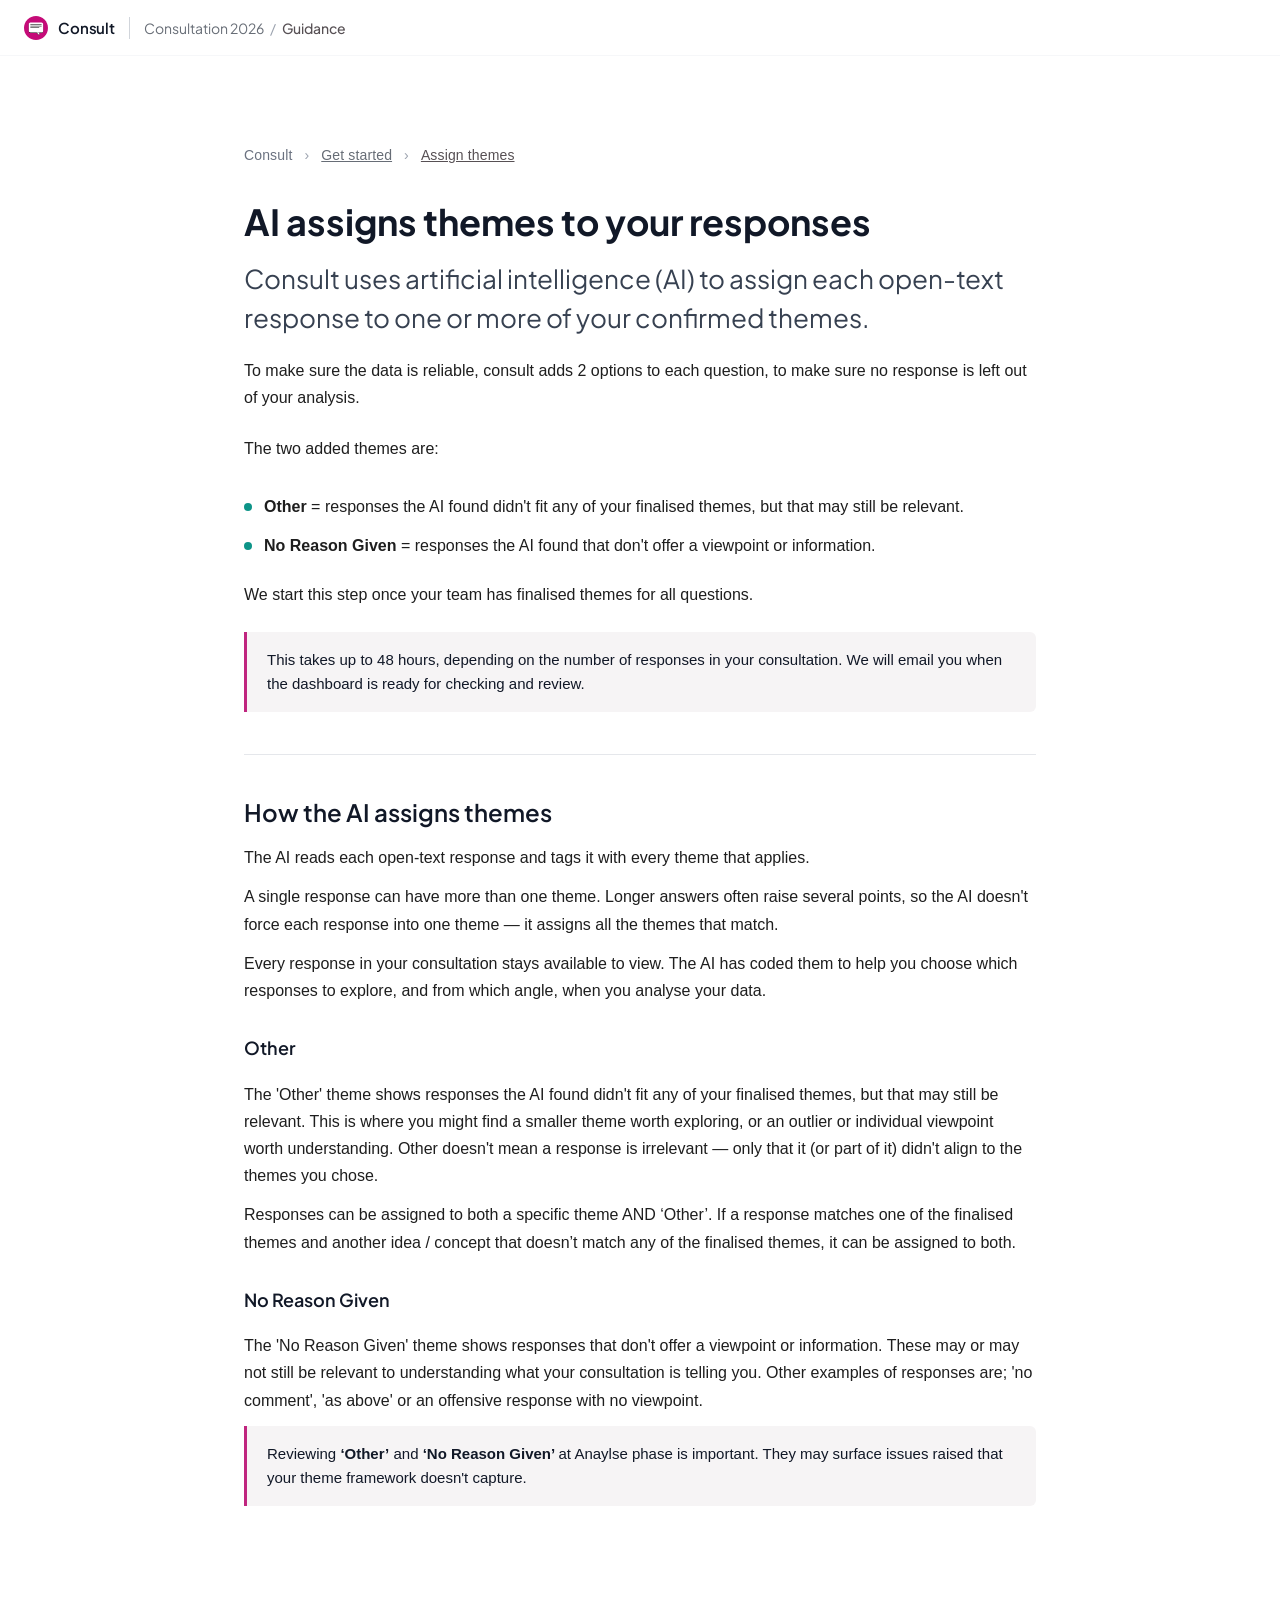
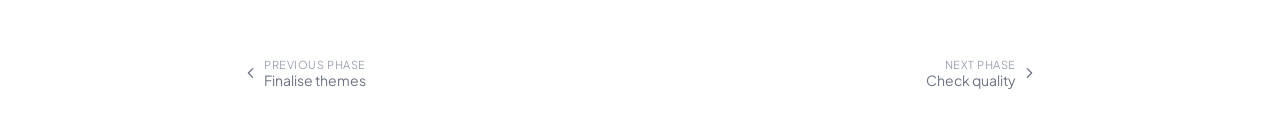
<file: assign.html>
<!DOCTYPE html>
<html lang="en">
<head>
  <meta charset="UTF-8" />
  <meta name="viewport" content="width=device-width, initial-scale=1.0" />
  <title>Consult Header</title>
  <link href="https://fonts.googleapis.com/css2?family=Plus+Jakarta+Sans:wght@400;500;600&display=swap" rel="stylesheet" />
  <link rel="stylesheet" href="style.css" />
</head>
<body>


  <header class="header">

   <!-- Left: brand + breadcrumb -->
    <div class="header-left">

      <a href="#" class="brand">
        <img src="images/consult.svg" alt="Consult logo" class="brand-icon" />
        <span class="brand-name">Consult</span>
      </a>
      <div class="divider"></div>

      <nav class="breadcrumb" aria-label="breadcrumb">
        <span class="breadcrumb-page">Consultation 2026</span>
        <span class="breadcrumb-sep">/</span>
        <span class="breadcrumb-current">Guidance</span>
      </nav>

    </div>

  </header>
  <main class="main">
    <div class="container">
    <article class="help-page">
 
        <!-- Breadcrumb -->
        <nav class="breadcrumb" aria-label="Breadcrumb">
          Consult <span>›</span> <a href="index.html" class="breadcrumb-page">Get started </a>  <span>›</span> <a href="index.html" class="breadcrumb-current">Assign themes</a> 
        </nav>
       
        <!-- Page title -->
        <h1>AI assigns themes to your responses</h1>
       
        <p class="intro">
          Consult uses artificial intelligence (AI) to assign each open-text response to one or more of your confirmed themes.</p>
       <p class="section-text">
        To make sure the data is reliable, consult adds 2 options to each question, to make sure no response is left out of your analysis. </p>
        <p class="section-text"> The two added themes are: </p>
    <ul class="bullet-list">
      <li><Strong>Other</Strong>  = responses the AI found didn't fit any of your finalised themes, but that may still be relevant. </li>
      <li><Strong>No Reason Given</Strong> = responses the AI found that don't offer a viewpoint or information.</li>
    </ul>
    <p>We start this step once your team has finalised themes for all questions.</p>
    <p class="callout">
      This takes up to 48 hours, depending on the number of responses in your consultation. We will email you when the dashboard is ready for checking and review.
 </p>
 <hr class="section-divider">
  <!-- Section 1 -->
  <section id="section-1">
    <div class="step-header">
  <h2>How the AI assigns themes</h2>
  </div>
  <div class="section-text">
    <p>The AI reads each open-text response and tags it with every theme that applies.
    </p>
    <p>A single response can have more than one theme. Longer answers often raise several points, so the AI doesn't force each response into one theme — it assigns all the themes that match.
    </p>
    <p>Every response in your consultation stays available to view. The AI has coded them to help you choose which responses to explore, and from which angle, when you analyse your data.
    </p>
    <h3>Other</h3>
    <p>The 'Other' theme shows responses the AI found didn't fit any of your finalised themes, but that may still be relevant. This is where you might find a smaller theme worth exploring, or an outlier or individual viewpoint worth understanding. Other doesn't mean a response is irrelevant — only that it (or part of it) didn't align to the themes you chose.
    </p>
    <p>Responses can be assigned to both a specific theme AND ‘Other’. If a response matches one of the finalised themes and another idea / concept that doesn’t match any of the finalised themes, it can be assigned to both.
    </p>
    <h3>No Reason Given</h3>
    <p>The 'No Reason Given' theme shows responses that don't offer a viewpoint or information. These may or may not still be relevant to understanding what your consultation is telling you. Other examples of responses are; 'no comment', 'as above' or an offensive response with no viewpoint.
    </p>
    <p class="callout">
      Reviewing <strong>‘Other’</strong> and <strong>‘No Reason Given’ </strong> at Anaylse phase is important. They may surface issues raised that your theme framework doesn't capture.
    </p>
    </div>

</section>
      </article>

      <nav class="phase-nav" aria-label="Phase navigation">
        <a href="finalise.html" class="phase-nav__prev">
          <svg viewBox="0 0 16 16" fill="none" stroke="currentColor" stroke-width="1.5" stroke-linecap="round" stroke-linejoin="round" aria-hidden="true"><polyline points="10 3 5 8 10 13"/></svg>
          <span><span class="phase-nav__label">Previous phase</span> Finalise themes</span>
        </a>
        <a href="check.html" class="phase-nav__next">
          <span><span class="phase-nav__label">Next phase</span> Check quality</span>
          <svg viewBox="0 0 16 16" fill="none" stroke="currentColor" stroke-width="1.5" stroke-linecap="round" stroke-linejoin="round" aria-hidden="true"><polyline points="6 3 11 8 6 13"/></svg>
        </a>
      </nav>


    </div>
      </main>

  <script>
    function showFeedback(type) {
      var q = document.getElementById('feedback-question');
      var ta = document.getElementById('feedback-textarea');

      document.getElementById('btn-helpful').classList.toggle('feedback-btn--active', type === 'helpful');
      document.getElementById('btn-missing').classList.toggle('feedback-btn--active', type === 'missing');

      if (type === 'helpful') {
        q.textContent = "What's been the most useful part?";
        ta.placeholder = 'eg the animations made it easy to relate to the tool...';
      } else {
        q.textContent = "What's missing or unclear? What would have helped you?";
        ta.placeholder = 'eg step 2 missed out the part about...';
      }

      document.getElementById('feedback-expanded').style.display = 'flex';
      document.getElementById('feedback-thanks').style.display = 'none';
      ta.value = '';
    }

    function sendFeedback() {
      document.getElementById('feedback-expanded').style.display = 'none';
      document.getElementById('feedback-thanks').style.display = 'block';
      document.getElementById('btn-helpful').classList.remove('feedback-btn--active');
      document.getElementById('btn-missing').classList.remove('feedback-btn--active');
    }
  </script>

</body>
</html>
</file>
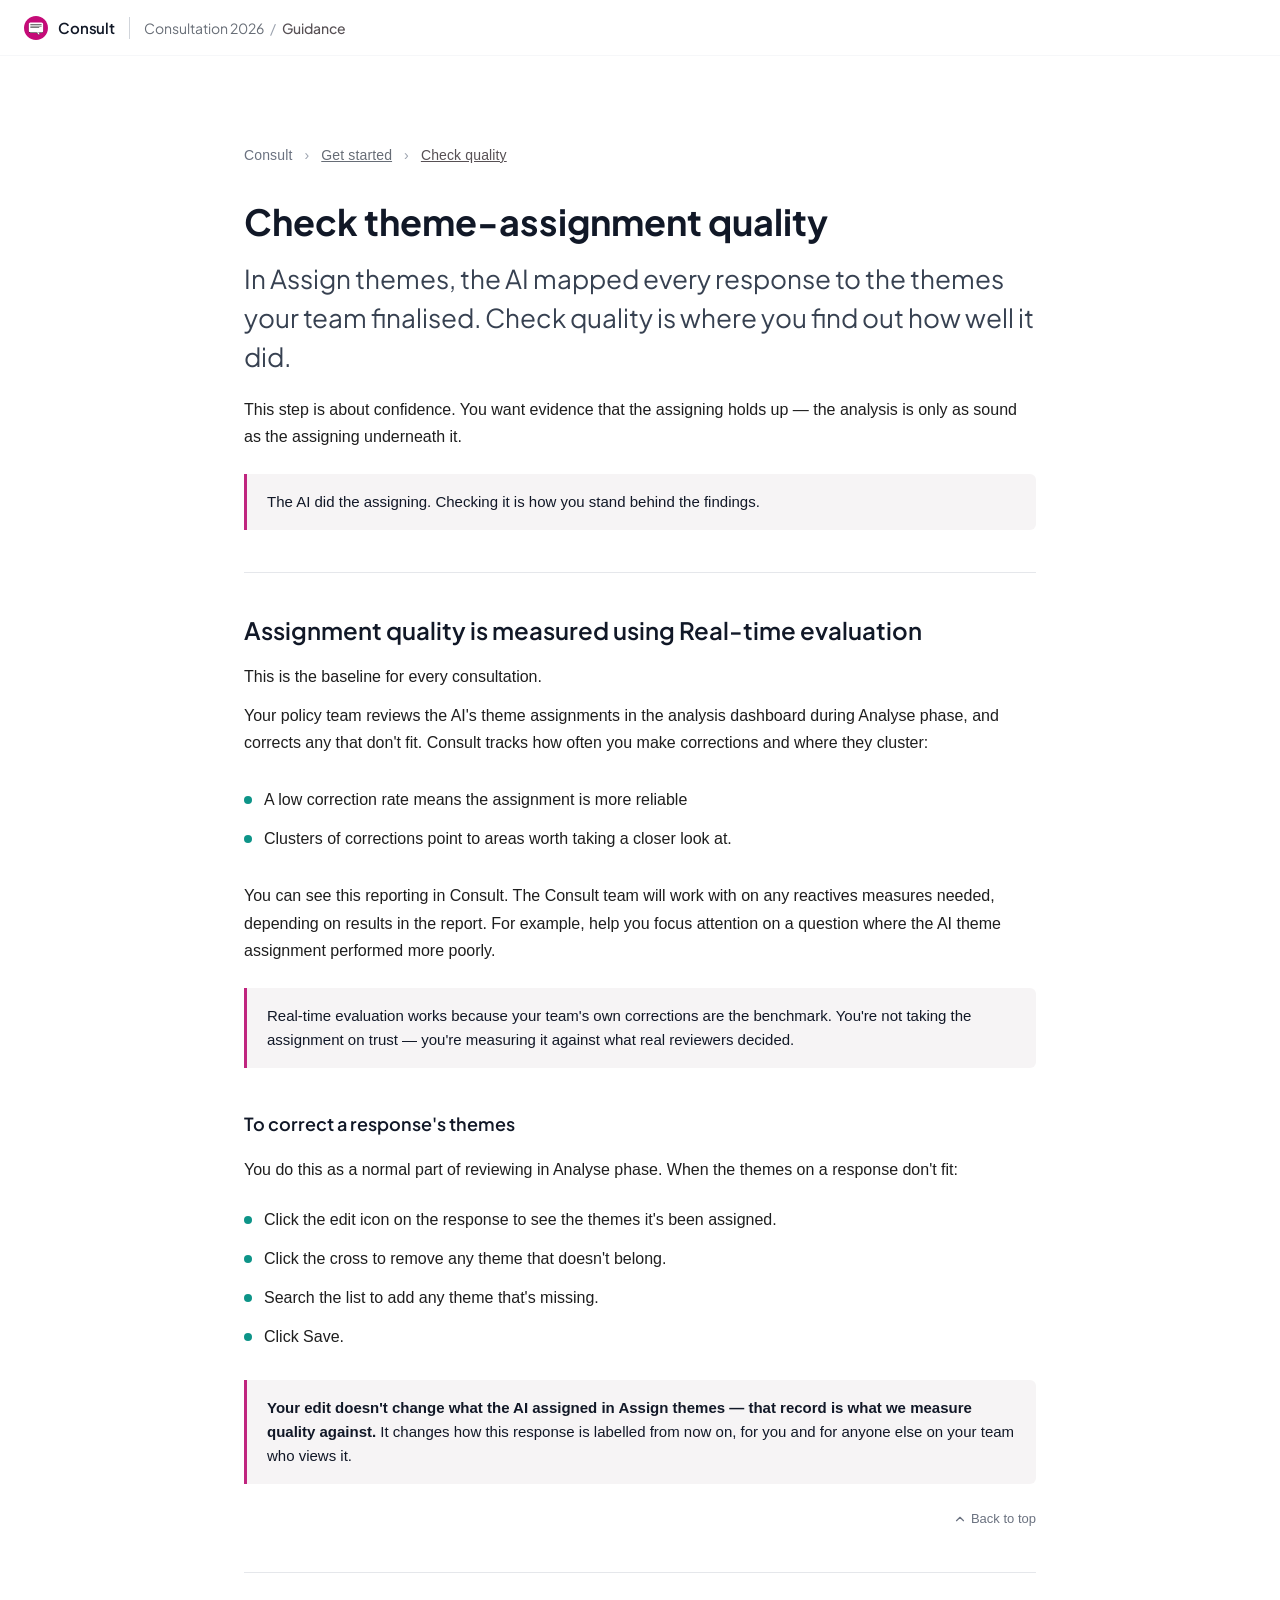
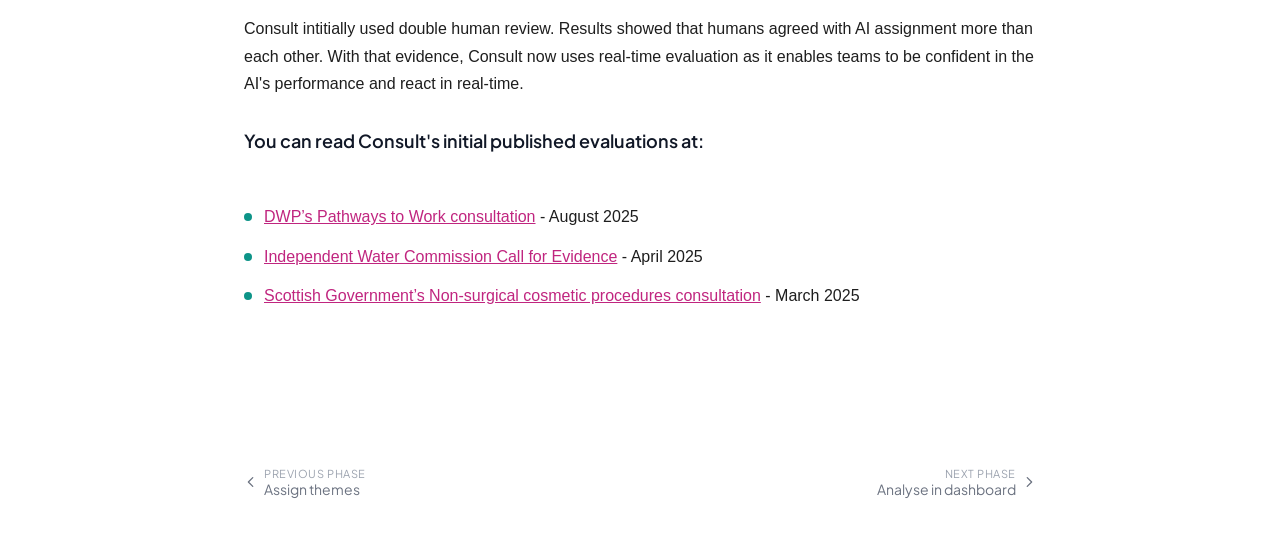
<file: check.html>
<!DOCTYPE html>
<html lang="en">
<head>
  <meta charset="UTF-8" />
  <meta name="viewport" content="width=device-width, initial-scale=1.0" />
  <title>Consult Header</title>
  <link href="https://fonts.googleapis.com/css2?family=Plus+Jakarta+Sans:wght@400;500;600&display=swap" rel="stylesheet" />
  <link rel="stylesheet" href="style.css" />
</head>
<body>


  <header class="header">

   <!-- Left: brand + breadcrumb -->
    <div class="header-left">

      <a href="#" class="brand">
        <img src="images/consult.svg" alt="Consult logo" class="brand-icon" />
        <span class="brand-name">Consult</span>
      </a>
      <div class="divider"></div>

      <nav class="breadcrumb" aria-label="breadcrumb">
        <span class="breadcrumb-page">Consultation 2026</span>
        <span class="breadcrumb-sep">/</span>
        <span class="breadcrumb-current">Guidance</span>
      </nav>

    </div>
  </header>
  <main class="main">
    <div class="container">
      <article class="help-page">
 
        <!-- Breadcrumb -->
        <nav class="breadcrumb" aria-label="Breadcrumb">
          Consult <span>›</span> <a href="index.html" class="breadcrumb-page">Get started </a>  <span>›</span> <a href="index.html" class="breadcrumb-current">Check quality</a> 
        </nav>
       
        <!-- Page title -->
        <h1>Check theme-assignment quality</h1>
       
        <p class="intro"> In Assign themes, the AI mapped every response to the themes your team finalised. Check quality is where you find out how well it did.</p>
       <p class="section-text">This step is about confidence. You want evidence that the assigning holds up — the analysis is only as sound as the assigning underneath it.</p>
       <p class="callout">The AI did the assigning. Checking it is how you stand behind the findings.</p>
       

       <hr class="section-divider">  


      <!-- Section 1 --> 
   
       <section id="section-1">
        <div class="step-header">
       <h2>Assignment quality is measured using Real-time evaluation</h2>
        </div>
  <div class="section-text">
    <p>This is the baseline for every consultation. </p>
    <p>Your policy team reviews the AI's theme assignments in the analysis dashboard during Analyse phase, and corrects any that don't fit. Consult tracks how often you make corrections and where they cluster:</p>

      <ul class="bullet-list">
      <li>A low correction rate means the assignment is more reliable</li>
      <li>Clusters of corrections point to areas worth taking a closer look at.</li>
    </ul>  
    <p>You can see this reporting in Consult. The Consult team will work with on any reactives measures needed, depending on results in the report. For example, help you focus attention on a question where the AI theme assignment performed more poorly.</p>
  </div>
    <p class="callout">Real-time evaluation works because your team's own corrections are the benchmark. You're not taking the assignment on trust — you're measuring it against what real reviewers decided.</p>  

<div>
  <h3>To correct a response's themes</h3>
  <p>You do this as a normal part of reviewing in Analyse phase. When the themes on a response don't fit:</p>

      <ul class="bullet-list">
      <li>Click the edit icon on the response to see the themes it's been assigned.</li>
      <li>Click the cross to remove any theme that doesn't belong. </li>
      <li>Search the list to add any theme that's missing.      </li>
      <li>Click Save.</li>
    </ul> 

    <p class="callout"><strong>Your edit doesn't change what the AI assigned in Assign themes — that record is what we measure quality against. </strong> It changes how this response is labelled from now on, for you and for anyone else on your team who views it.
    </p> 
  </div> 
  <a href="#top" class="back-to-top"><svg xmlns="http://www.w3.org/2000/svg" width="14" height="14" viewBox="0 0 24 24" fill="none" stroke="currentColor" stroke-width="2" stroke-linecap="round" stroke-linejoin="round"><polyline points="18 15 12 9 6 15"></polyline></svg>Back to top</a>
</section>
<hr class="section-divider">

  <!-- Section links -->
  <section id="section-1">
    <div class="section-text">
      <p> Consult intitially used double human review. Results showed that humans agreed with AI assignment more than each other. With that evidence, Consult now uses real-time evaluation as it enables teams to be confident in the AI's performance and react in real-time.</p>
      <div class="step-header">
        <h3>You can read Consult's initial published evaluations at:</h3>
</div>
    <ul class="bullet-list">
    <li><a class="text-link" href="https://ai.gov.uk/evaluations/consult-evaluation-dwps-pathways-to-work-consultation/" target="_blank">DWP’s Pathways to Work consultation</a> - August 2025</li>
    <li><a class="text-link" href="https://ai.gov.uk/evaluations/consult-evaluation-independent-water-commission-call-for-evidence/" target="_blank">Independent Water Commission Call for Evidence</a> - April 2025</li>
    <li><a class="text-link" href="https://ai.gov.uk/docs/Scot_Gov_NSCP_Evaluation_Report.pdf" target="_blank">Scottish Government’s Non-surgical cosmetic procedures consultation</a> - March 2025</li>
  </ul>  
    </div>
  </section>

</article>
  <!-- Next Previous nav -->      
      <nav class="phase-nav" aria-label="Phase navigation">
        <a href="assign.html" class="phase-nav__prev">
          <svg viewBox="0 0 16 16" fill="none" stroke="currentColor" stroke-width="1.5" stroke-linecap="round" stroke-linejoin="round" aria-hidden="true"><polyline points="10 3 5 8 10 13"/></svg>
          <span><span class="phase-nav__label">Previous phase</span> Assign themes</span>
        </a>
        <a href="analyse.html" class="phase-nav__next">
          <span><span class="phase-nav__label">Next phase</span> Analyse in dashboard</span>
          <svg viewBox="0 0 16 16" fill="none" stroke="currentColor" stroke-width="1.5" stroke-linecap="round" stroke-linejoin="round" aria-hidden="true"><polyline points="6 3 11 8 6 13"/></svg>
        </a>
      </nav>
 
    </div>
   </main>


  <script>
    function showFeedback(type) {
      var q = document.getElementById('feedback-question');
      var ta = document.getElementById('feedback-textarea');

      document.getElementById('btn-helpful').classList.toggle('feedback-btn--active', type === 'helpful');
      document.getElementById('btn-missing').classList.toggle('feedback-btn--active', type === 'missing');

      if (type === 'helpful') {
        q.textContent = "What's been the most useful part?";
        ta.placeholder = 'eg the animations made it easy to relate to the tool...';
      } else {
        q.textContent = "What's missing or unclear? What would have helped you?";
        ta.placeholder = 'eg step 2 missed out the part about...';
      }

      document.getElementById('feedback-expanded').style.display = 'flex';
      document.getElementById('feedback-thanks').style.display = 'none';
      ta.value = '';
    }

    function sendFeedback() {
      document.getElementById('feedback-expanded').style.display = 'none';
      document.getElementById('feedback-thanks').style.display = 'block';
      document.getElementById('btn-helpful').classList.remove('feedback-btn--active');
      document.getElementById('btn-missing').classList.remove('feedback-btn--active');
    }
  </script>

</body>
</html>
</file>
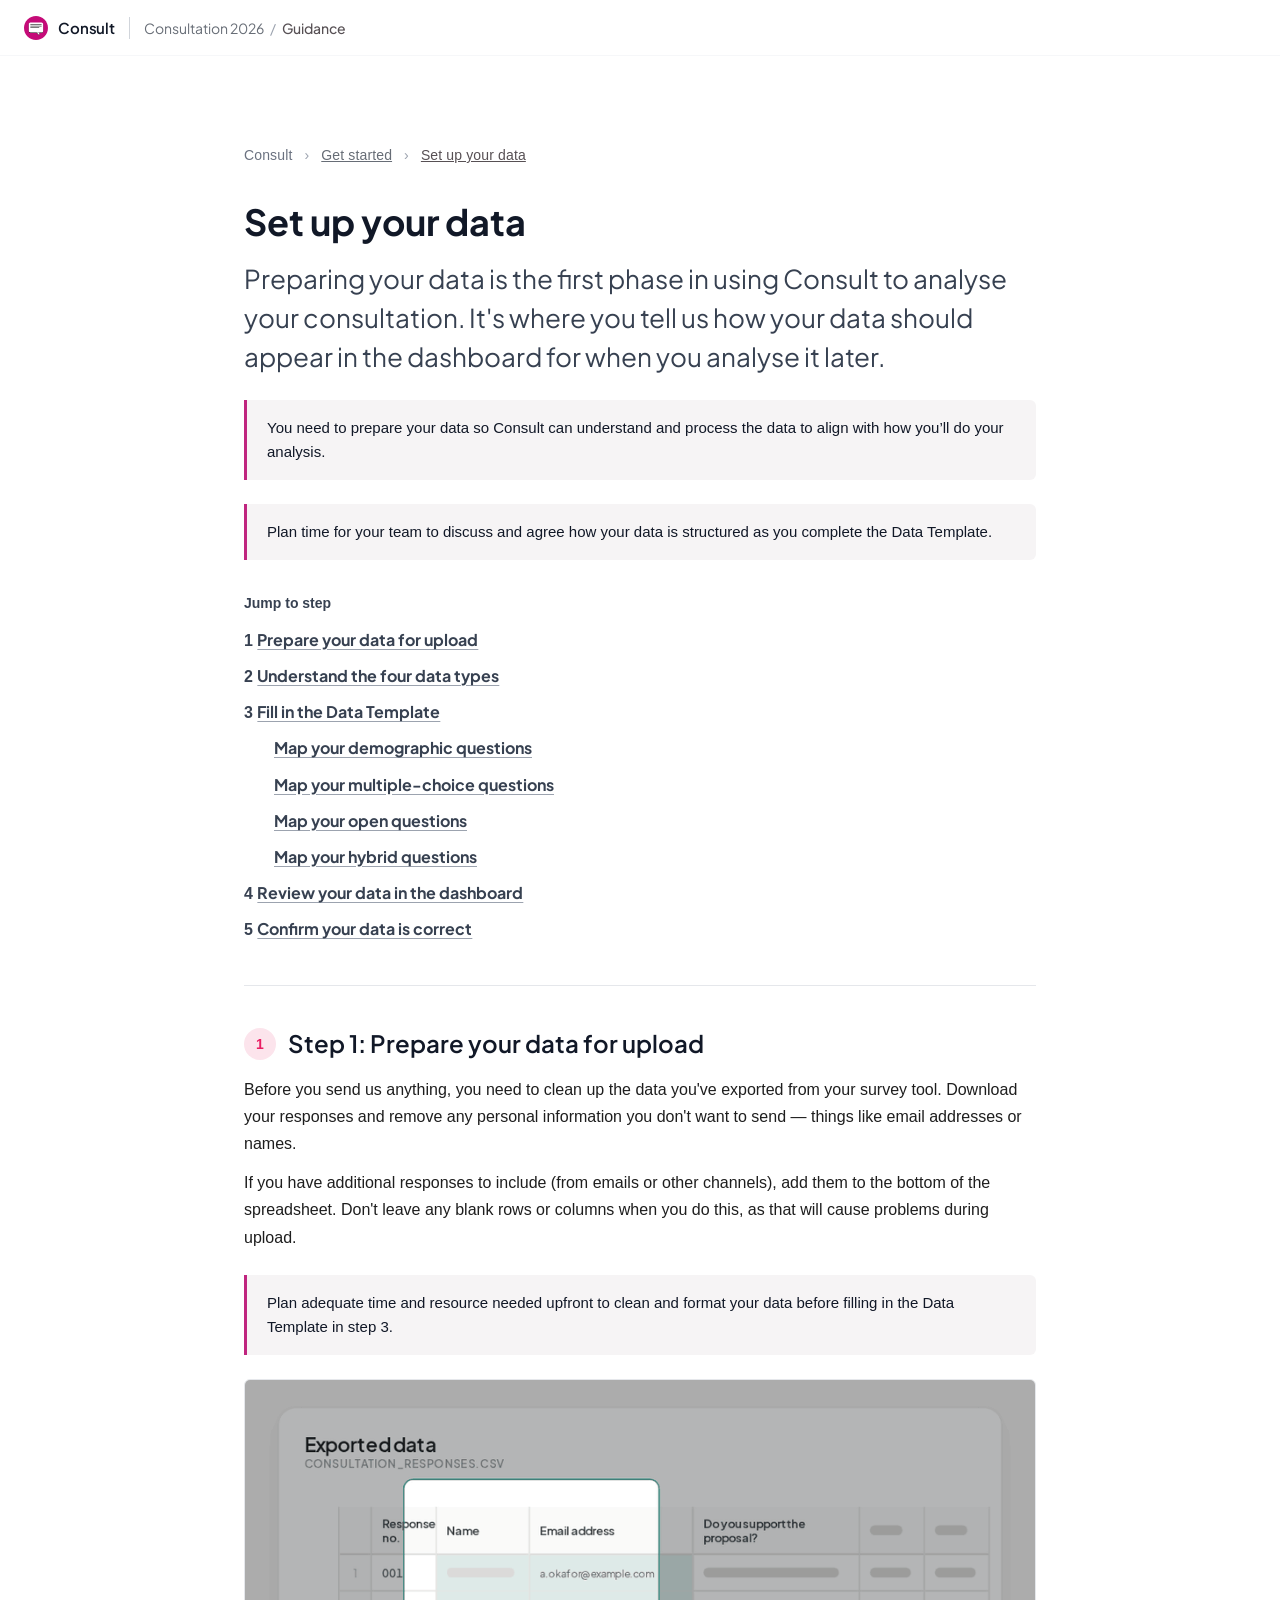
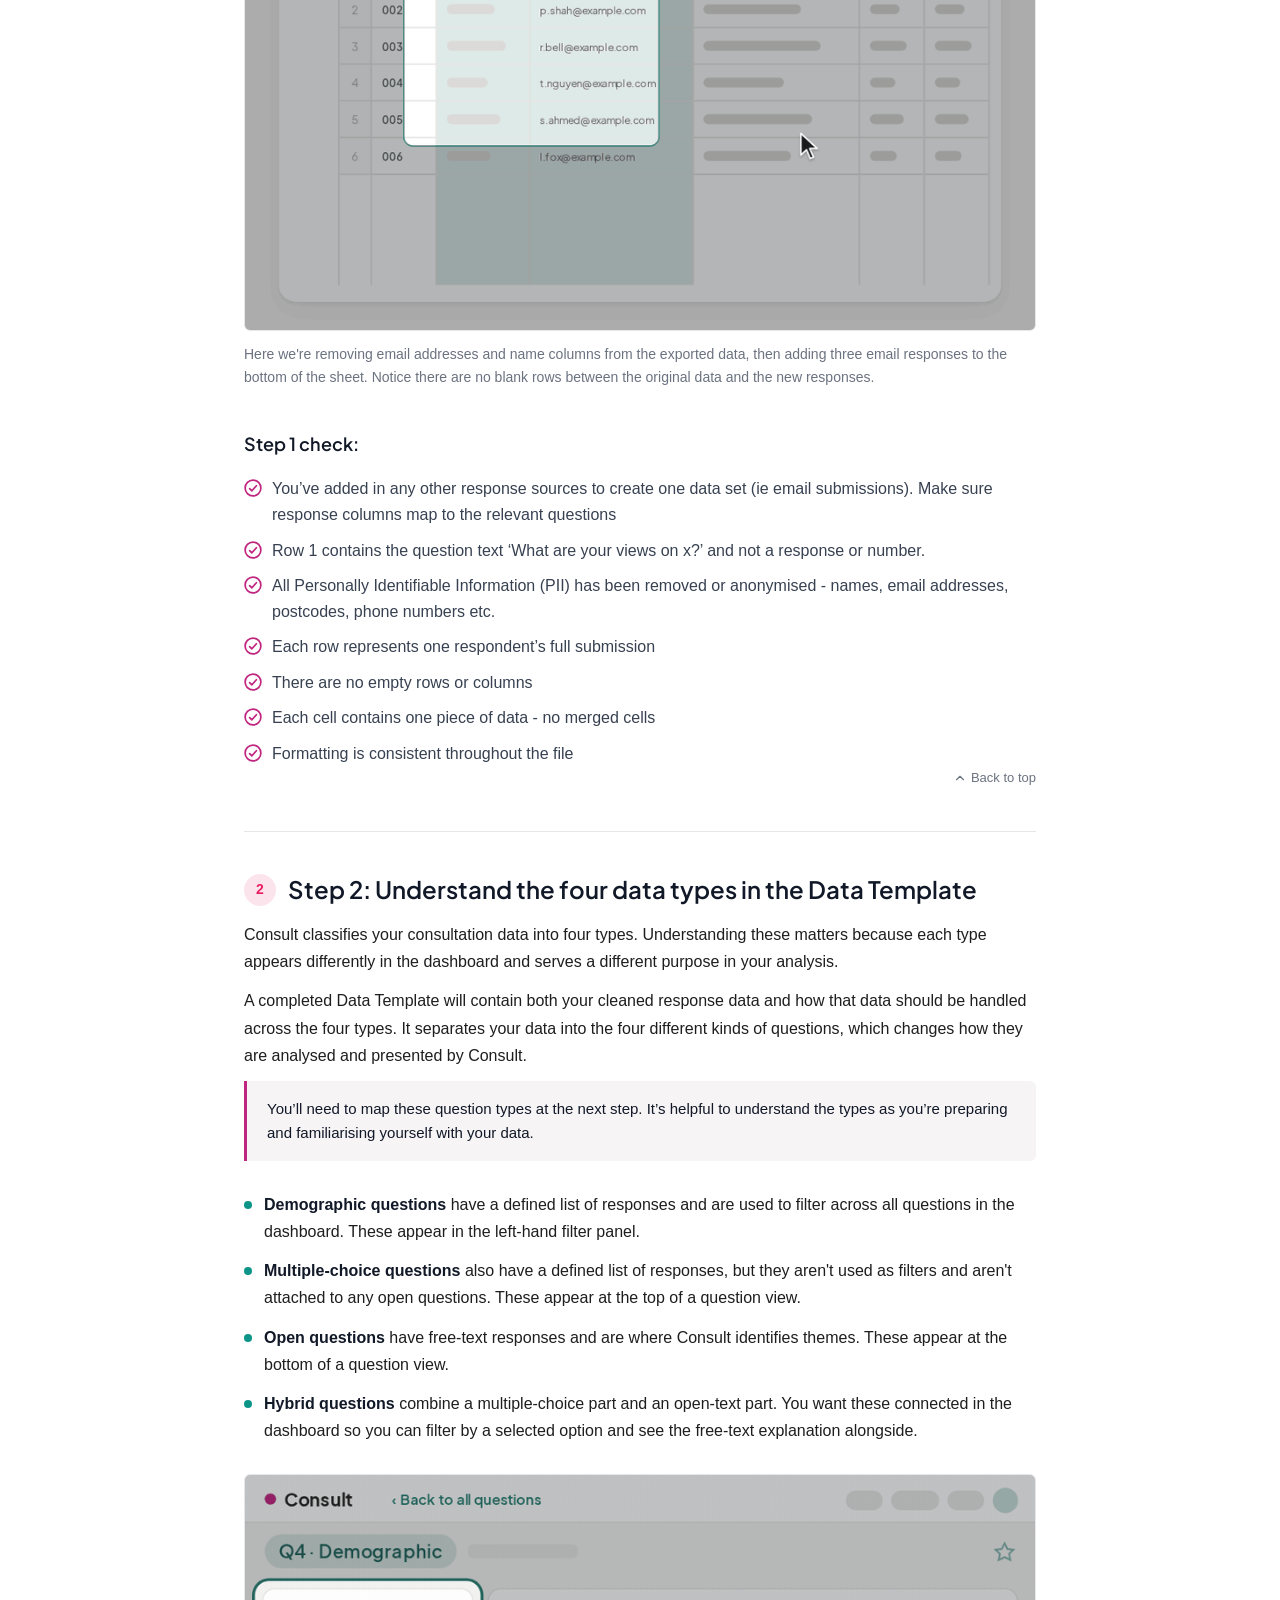
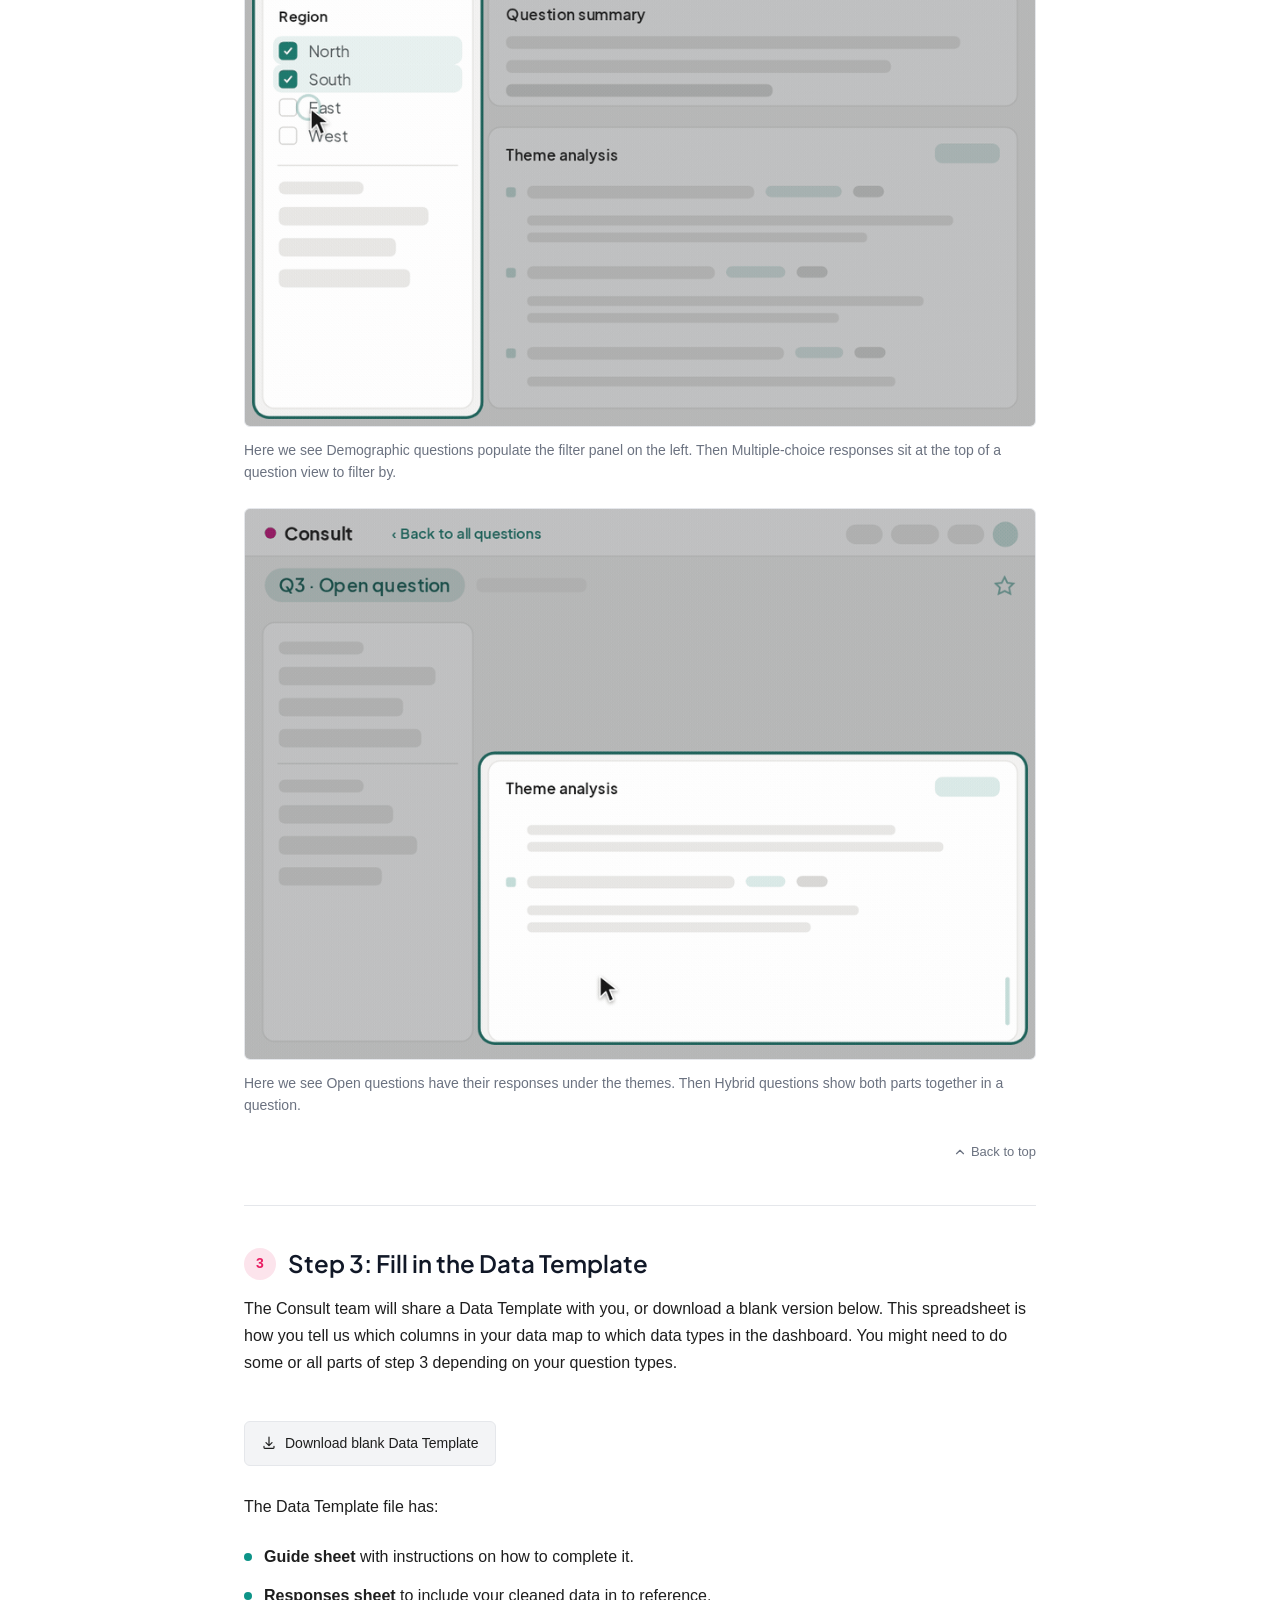
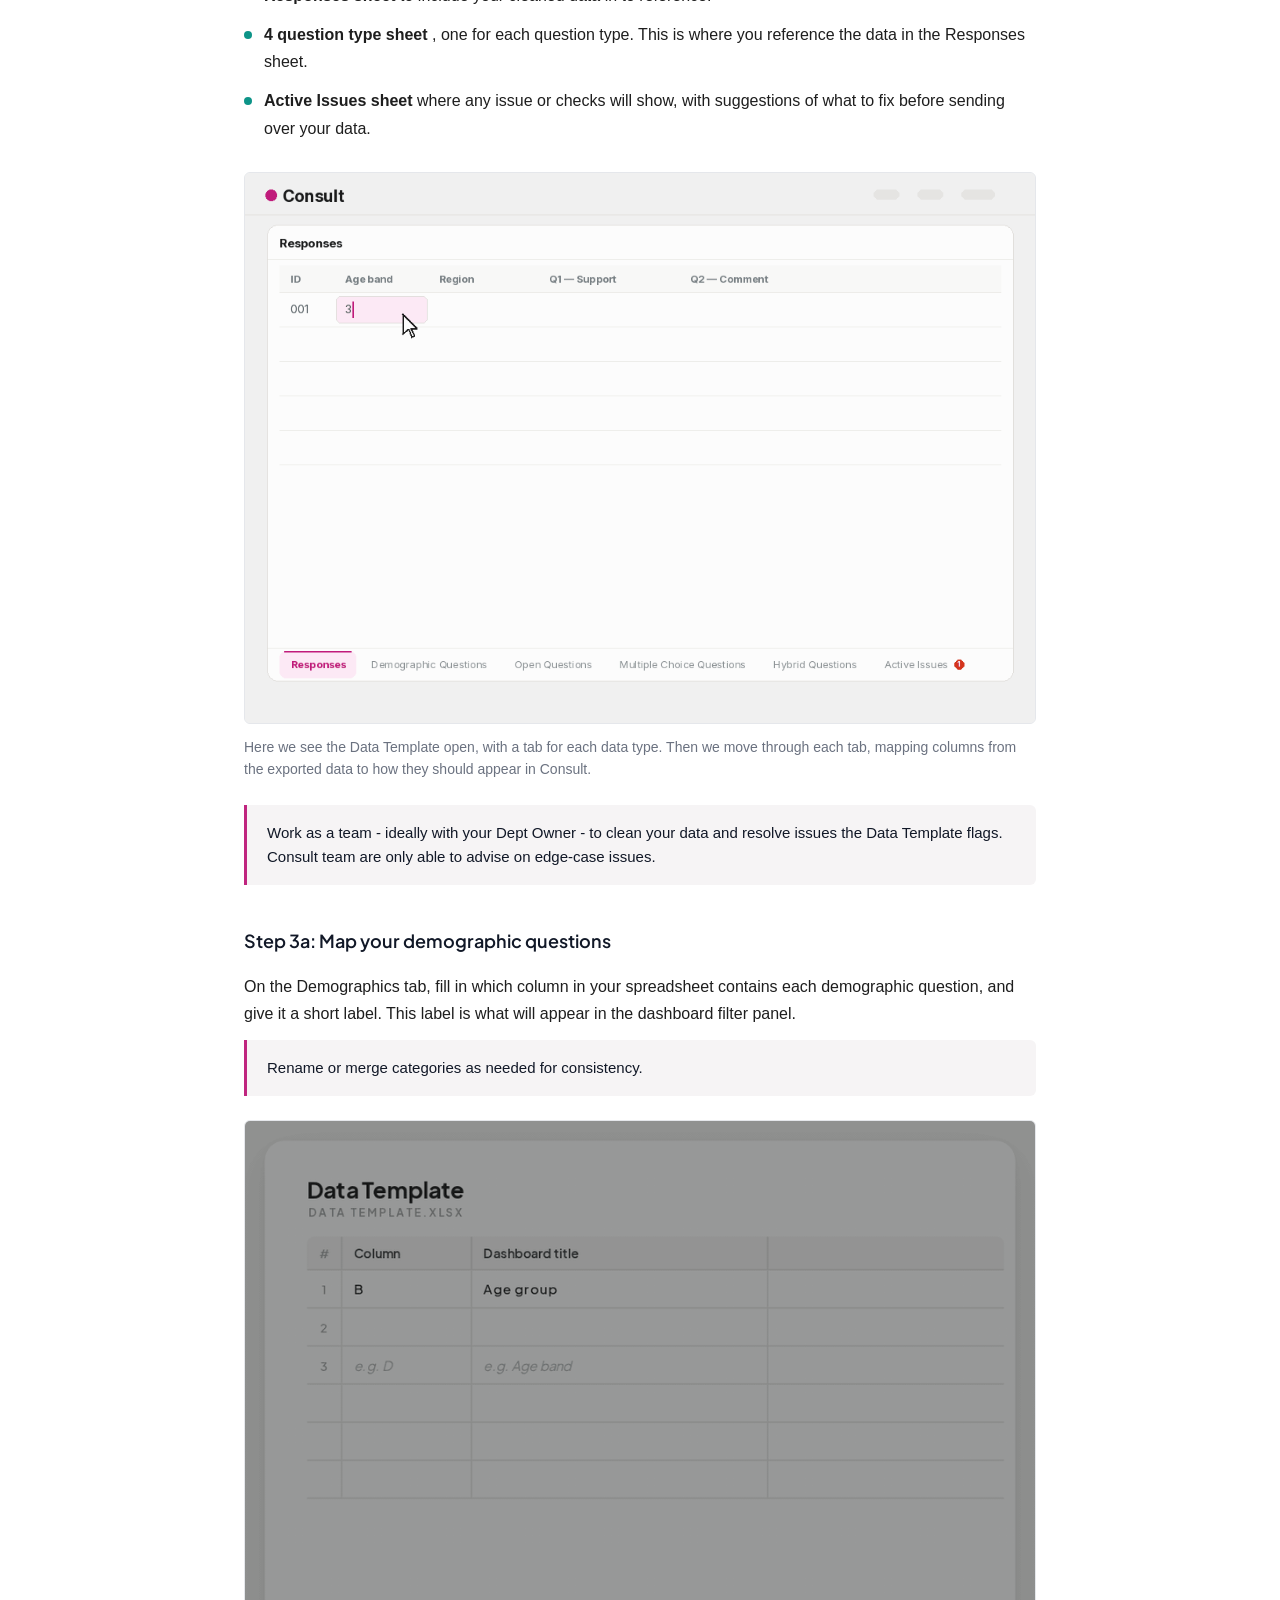
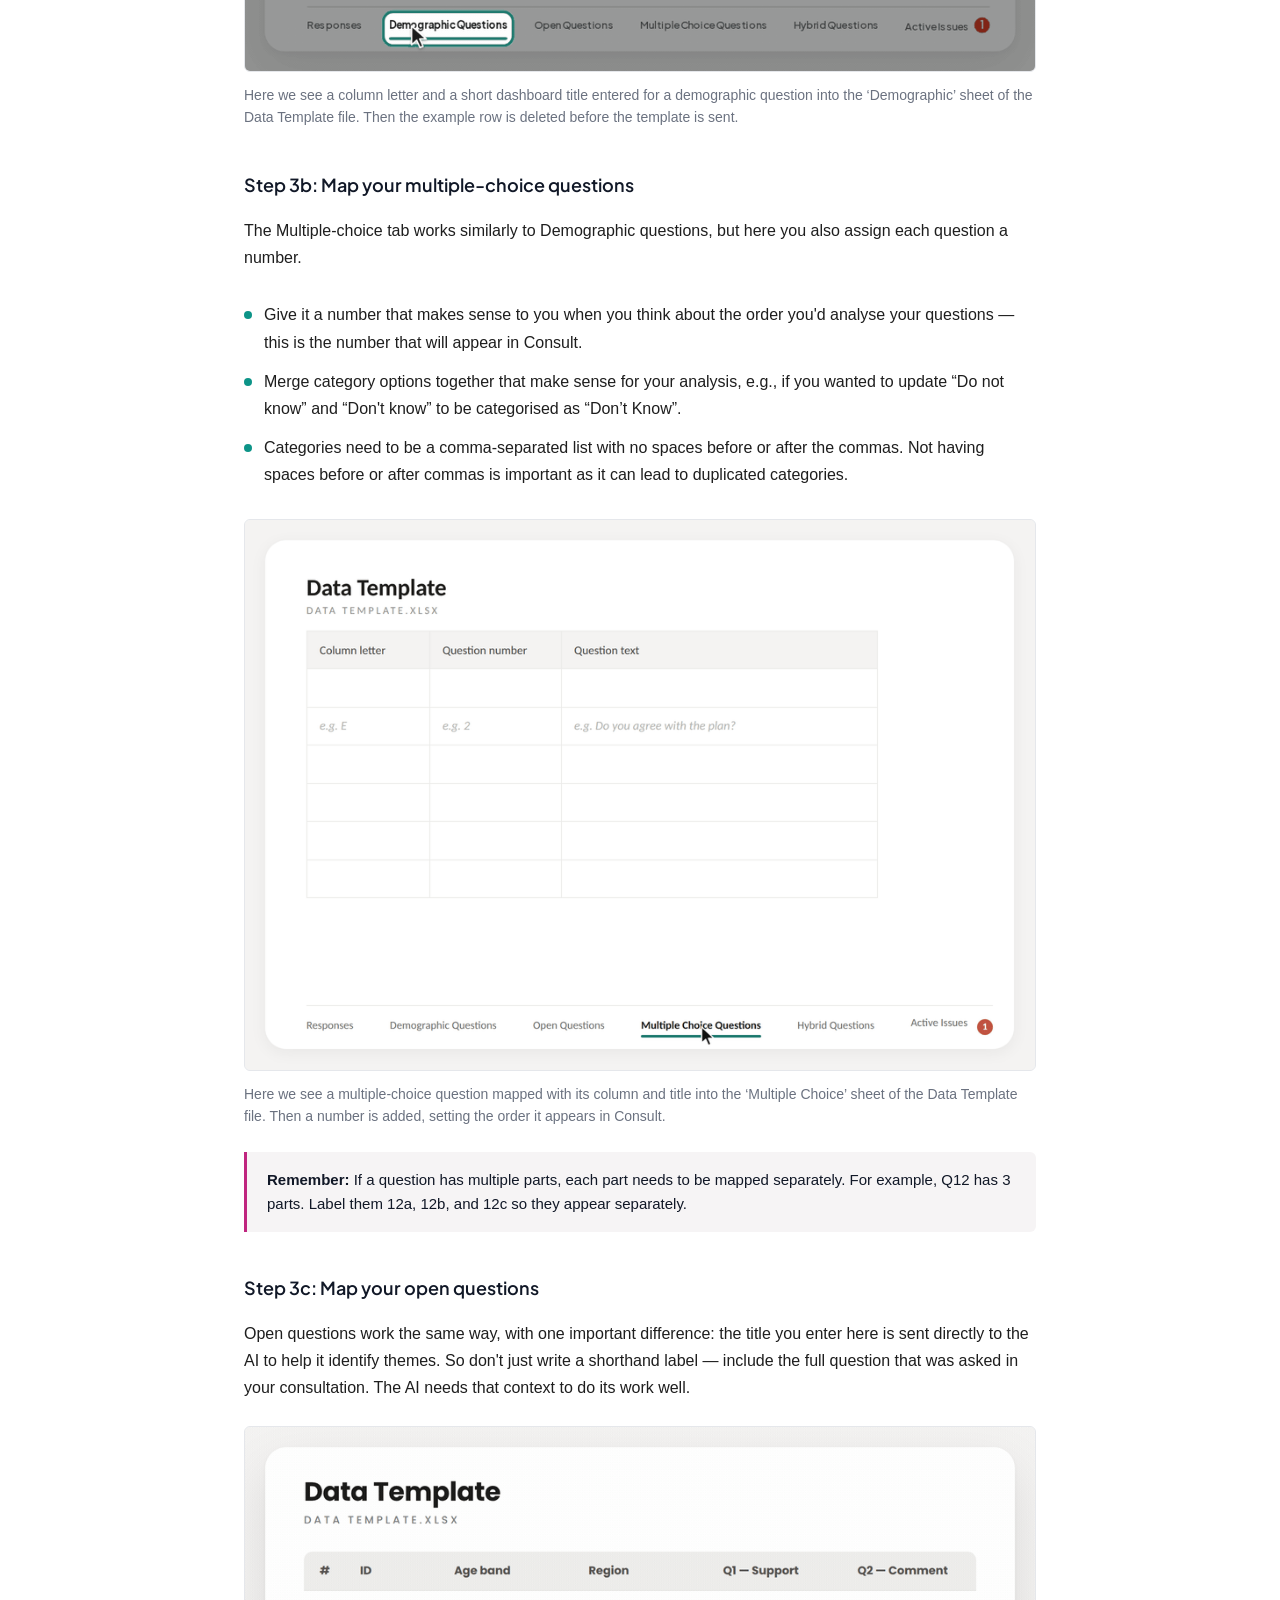
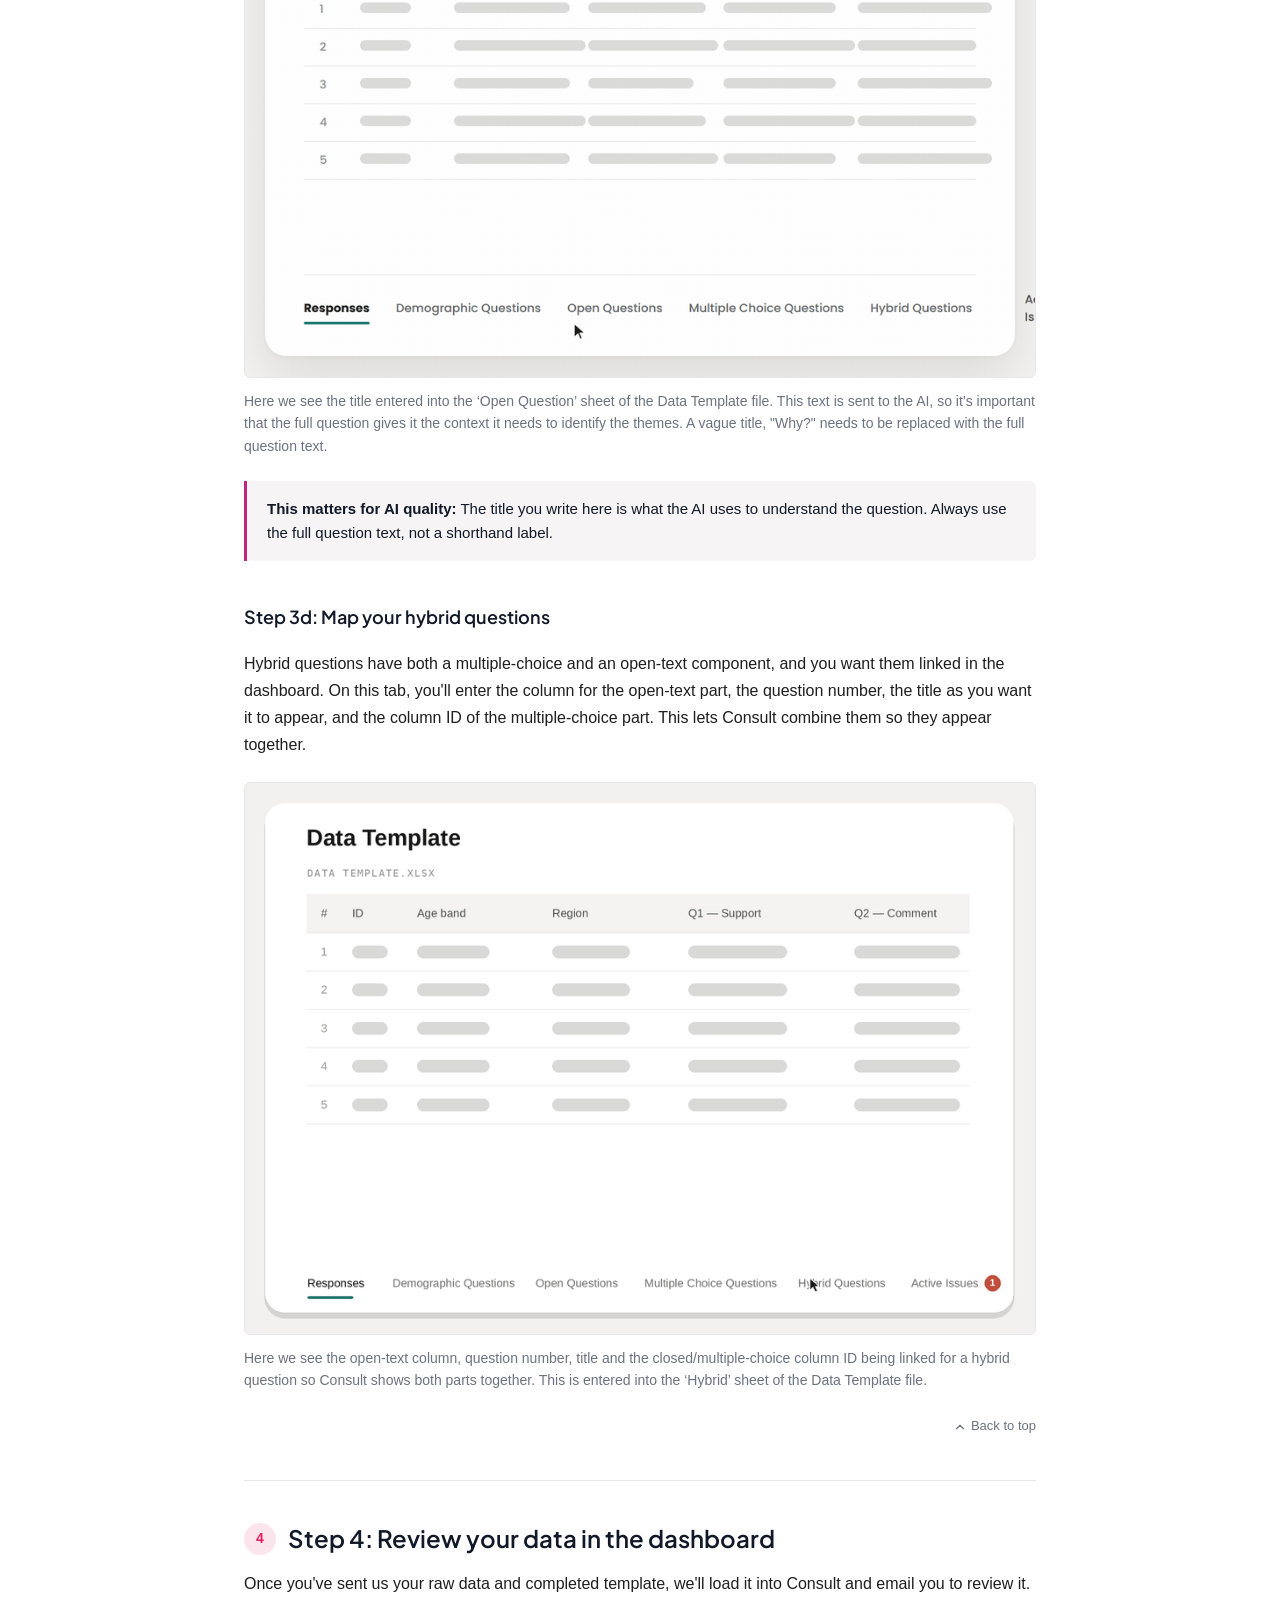
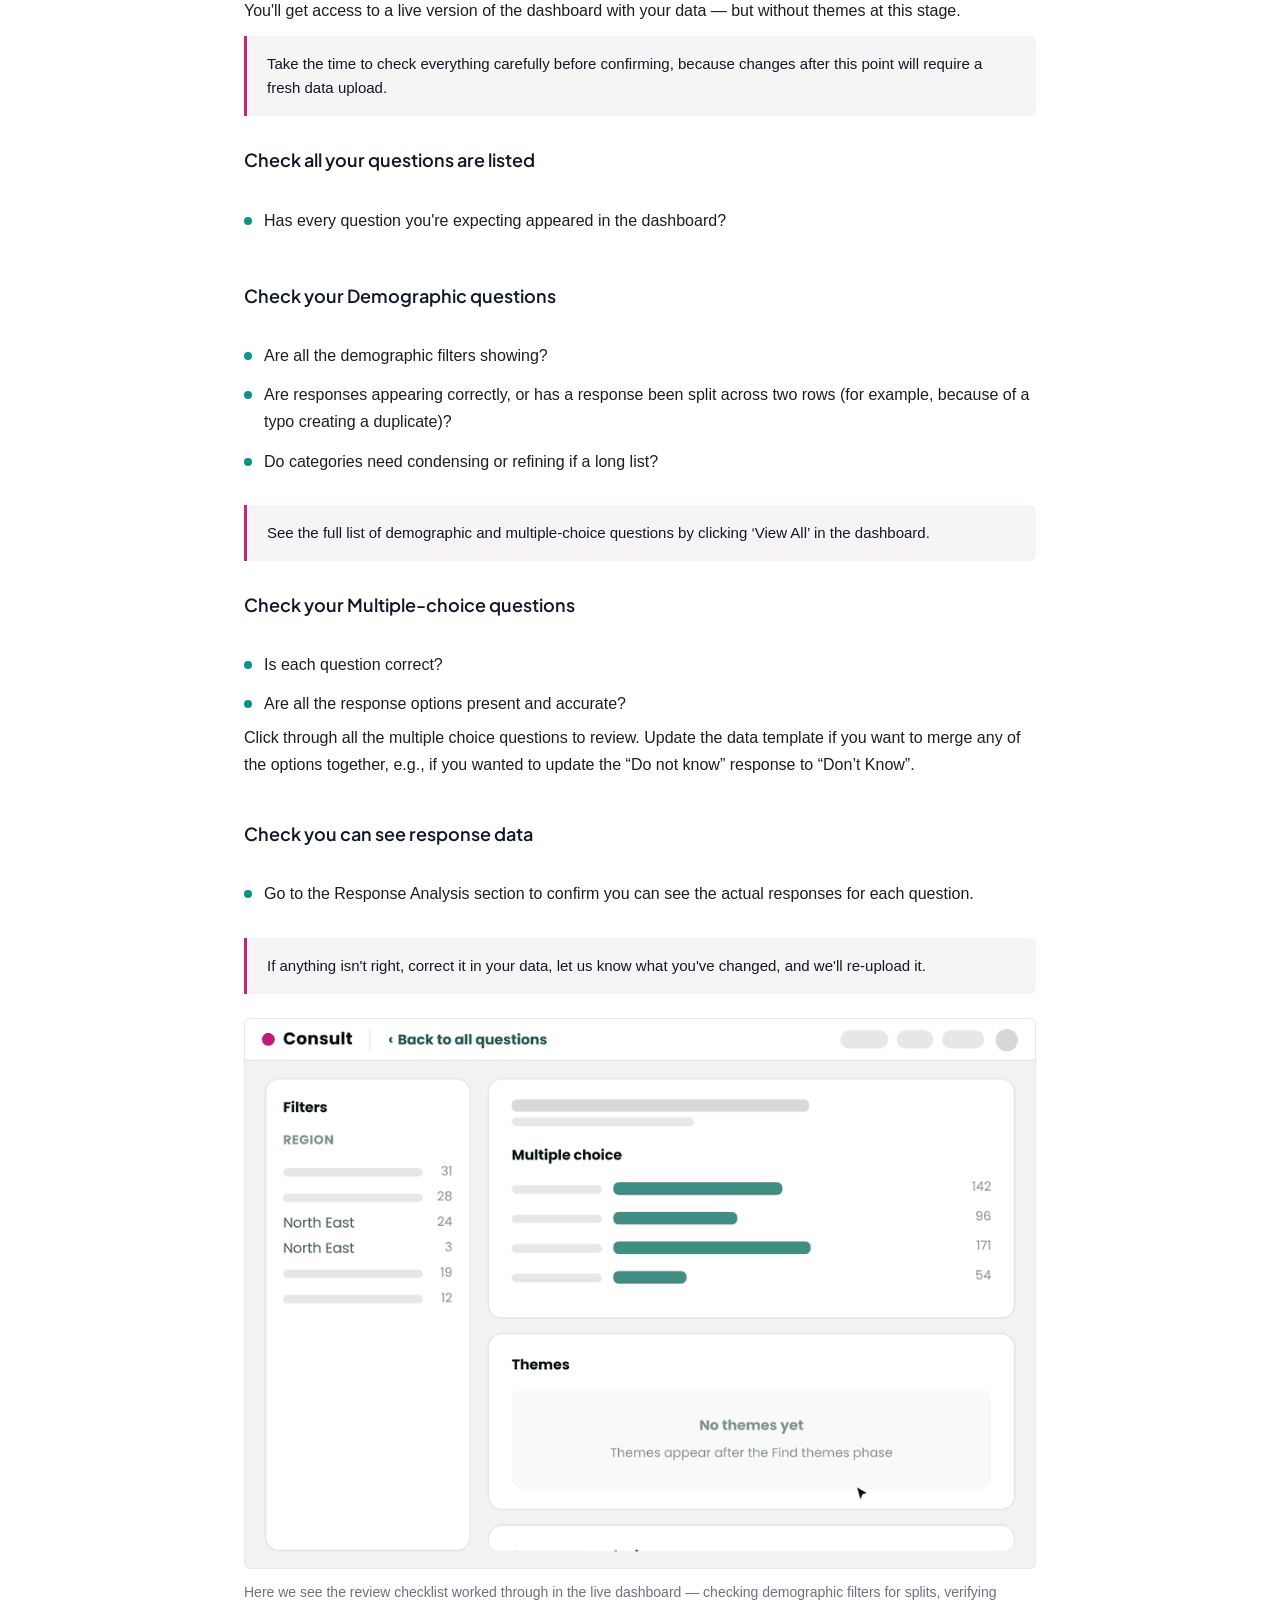
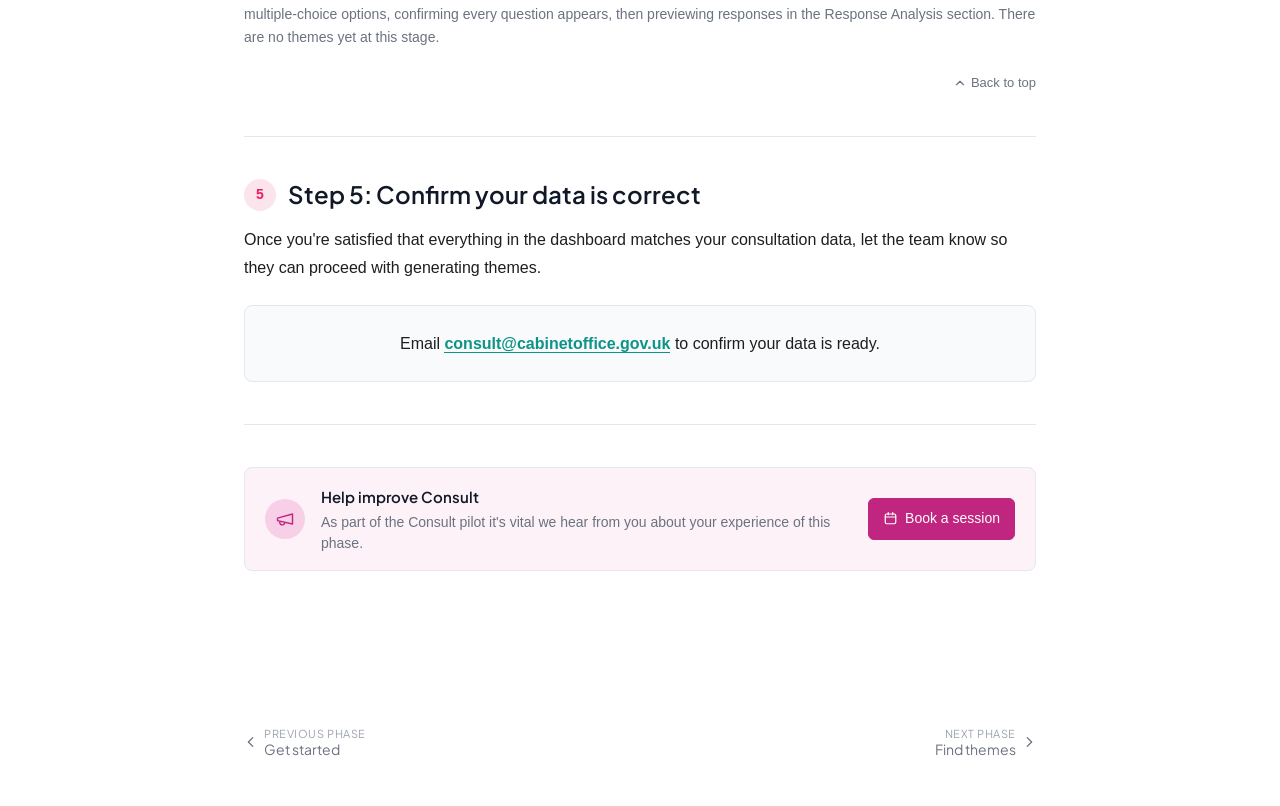
<file: data.html>
<!DOCTYPE html>
<html lang="en">
<head>
  <meta charset="UTF-8" />
  <meta name="viewport" content="width=device-width, initial-scale=1.0" />
  <title>Consult Header</title>
  <link href="https://fonts.googleapis.com/css2?family=Plus+Jakarta+Sans:wght@400;500;600&display=swap" rel="stylesheet" />
  <link rel="stylesheet" href="style.css" />
</head>
<body>


  <header class="header">

   <!-- Left: brand + breadcrumb -->
    <div class="header-left">

      <a href="#" class="brand">
        <img src="images/consult.svg" alt="Consult logo" class="brand-icon" />
        <span class="brand-name">Consult</span>
      </a>
      <div class="divider"></div>

      <nav class="breadcrumb" aria-label="breadcrumb">
        <span class="breadcrumb-page">Consultation 2026</span>
        <span class="breadcrumb-sep">/</span>
        <span class="breadcrumb-current">Guidance</span>
      </nav>

    </div>
  </header>
  <main class="main">
    <div class="container">
    <article class="help-page">
 
        <!-- Breadcrumb -->
        <nav class="breadcrumb" aria-label="Breadcrumb">
          Consult <span>›</span> <a href="index.html" class="breadcrumb-page">Get started </a>  <span>›</span> <a href="index.html" class="breadcrumb-current">Set up your data</a> 
        </nav>
       
        <!-- Page title -->
        <h1>Set up your data</h1>
       
        <p class="intro">
          Preparing your data is the first phase in using Consult to analyse your consultation. It's where you tell us how your data should appear in the dashboard for when you analyse it later.  </p>
          <p class="callout">You need to prepare your data so Consult can understand and process the data to align with how you’ll do your analysis.</p>
            <p class="callout">Plan time for your team to discuss and agree how your data is structured as you complete the Data Template.
        </p>
       
        <nav class="jump-to" aria-label="Jump to section">
          <p class="jump-to-label">Jump to step</p>
          <ol class="jump-to-list">
            <li><span class="phase-header"><span class="number-circle-inline"> 1 </span> <a href="#section-1"><strong> Prepare your data for upload</strong></a></span></li>
            <li><span class="phase-header"><span class="number-circle-inline"> 2 </span> <a href="#section-2"><strong> Understand the four data types</strong></a></span></li>
            <li><span class="phase-header"><span class="number-circle-inline"> 3 </span> <a href="#section-3"><strong> Fill in the Data Template</strong></a></span></li>
            <li><span class="phase-header"><span class="number-circle-inline">  </span> <a href="#section-3"><strong class="indent"> Map your demographic questions</strong></a></span></li>
            <li><span class="phase-header"><span class="number-circle-inline">  </span> <a href="#section-3"><strong class="indent"> Map your multiple-choice questions</strong></a></span></li>
            <li><span class="phase-header"><span class="number-circle-inline">  </span> <a href="#section-3"><strong class="indent"> Map your open questions</strong></a></span></li>
            <li><span class="phase-header"><span class="number-circle-inline">  </span> <a href="#section-3"><strong class="indent"> Map your hybrid questions</strong></a></span></li>
            <li><span class="phase-header"><span class="number-circle-inline"> 4 </span> <a href="#section-4"><strong> Review your data in the dashboard</strong></a></span></li>
            <li><span class="phase-header"><span class="number-circle-inline"> 5 </span> <a href="#section-5"><strong> Confirm your data is correct</strong></a></span></li>
          </ol>
        </nav>

        <hr class="section-divider">


        <!-- Section 1 -->
        <section id="section-1">
            <div class="step-header">
                <div class="number-circle">1</div>
                <h2>Step 1: Prepare your data for upload</h2>
              </div>
          <div class="section-text">
            <p>Before you send us anything, you need to clean up the data you've exported from your survey tool. Download your responses and remove any personal information you don't want to send — things like email addresses or names.</p>
            <p>If you have additional responses to include (from emails or other channels), add them to the bottom of the spreadsheet. Don't leave any blank rows or columns when you do this, as that will cause problems during upload.</p>
          </div>
          <p class="callout">Plan adequate time and resource needed upfront to clean and format your data before filling in the Data Template in step 3.</p>

          <div class="gif-container">
            <img src="./images/setup-data-clean-export-1.gif" alt="Removing email and name columns, then adding three email responses to the bottom of the sheet" /></div>
            <p class="caption">Here we're removing email addresses and name columns from the exported data, then adding three email responses to the bottom of the sheet. Notice there are no blank rows between the original data and the new responses.</p>
        
            <h3>Step 1 check:</h3>

        <ul class="scope-list scope-list--does">
            <li>
              <svg class="scope-icon" viewBox="0 0 16 16" fill="none" aria-hidden="true"><circle cx="8" cy="8" r="7" stroke="#c0257f" stroke-width="1.5"/><polyline points="5,8.5 7,10.5 11,6" stroke="#c0257f" stroke-width="1.5" stroke-linecap="round" stroke-linejoin="round"/></svg>
              You’ve added in any other response sources to create one data set (ie email submissions). Make sure response columns map to the relevant questions
            </li>
            <li>
              <svg class="scope-icon" viewBox="0 0 16 16" fill="none" aria-hidden="true"><circle cx="8" cy="8" r="7" stroke="#c0257f" stroke-width="1.5"/><polyline points="5,8.5 7,10.5 11,6" stroke="#c0257f" stroke-width="1.5" stroke-linecap="round" stroke-linejoin="round"/></svg>
              Row 1 contains the question text ‘What are your views on x?’ and not a response or number.
            </li>
            <li>
              <svg class="scope-icon" viewBox="0 0 16 16" fill="none" aria-hidden="true"><circle cx="8" cy="8" r="7" stroke="#c0257f" stroke-width="1.5"/><polyline points="5,8.5 7,10.5 11,6" stroke="#c0257f" stroke-width="1.5" stroke-linecap="round" stroke-linejoin="round"/></svg>
              All Personally Identifiable Information (PII) has been removed or anonymised - names, email addresses, postcodes, phone numbers etc.            </li>
            <li>
              <svg class="scope-icon" viewBox="0 0 16 16" fill="none" aria-hidden="true"><circle cx="8" cy="8" r="7" stroke="#c0257f" stroke-width="1.5"/><polyline points="5,8.5 7,10.5 11,6" stroke="#c0257f" stroke-width="1.5" stroke-linecap="round" stroke-linejoin="round"/></svg>
              Each row represents one respondent’s full submission         
             </li>
             <li>
              <svg class="scope-icon" viewBox="0 0 16 16" fill="none" aria-hidden="true"><circle cx="8" cy="8" r="7" stroke="#c0257f" stroke-width="1.5"/><polyline points="5,8.5 7,10.5 11,6" stroke="#c0257f" stroke-width="1.5" stroke-linecap="round" stroke-linejoin="round"/></svg>
              There are no empty rows or columns
            </li>
            <li>
              <svg class="scope-icon" viewBox="0 0 16 16" fill="none" aria-hidden="true"><circle cx="8" cy="8" r="7" stroke="#c0257f" stroke-width="1.5"/><polyline points="5,8.5 7,10.5 11,6" stroke="#c0257f" stroke-width="1.5" stroke-linecap="round" stroke-linejoin="round"/></svg>
              Each cell contains one piece of data - no merged cells
            </li>
            <li>
              <svg class="scope-icon" viewBox="0 0 16 16" fill="none" aria-hidden="true"><circle cx="8" cy="8" r="7" stroke="#c0257f" stroke-width="1.5"/><polyline points="5,8.5 7,10.5 11,6" stroke="#c0257f" stroke-width="1.5" stroke-linecap="round" stroke-linejoin="round"/></svg>
              Formatting is consistent throughout the file  
            </li>
          </ul>
         
        
          </section>
          <a href="#top" class="back-to-top"><svg xmlns="http://www.w3.org/2000/svg" width="14" height="14" viewBox="0 0 24 24" fill="none" stroke="currentColor" stroke-width="2" stroke-linecap="round" stroke-linejoin="round"><polyline points="18 15 12 9 6 15"></polyline></svg>Back to top</a>

        <hr class="section-divider">
       
       
        <!-- Section 2 -->
        <section id="section-2">
            <div class="step-header">
                <div class="number-circle">2</div>
          <h2>Step 2: Understand the four data types in the Data Template</h2>
          </div>
          <div class="section-text">
            <p>Consult classifies your consultation data into four types. Understanding these matters because each type appears differently in the dashboard and serves a different purpose in your analysis.
            </p></p>A completed Data Template will contain both your cleaned response data and how that data should be handled across the four types. It separates your data into the four different kinds of questions, which changes how they are analysed and presented by Consult. </p>
           <p class="callout">You’ll need to map these question types at the next step. It’s helpful to understand the types as you’re preparing and familiarising yourself with your data.</p>
           <ul class="bullet-list">
              <li><strong>Demographic questions</strong> have a defined list of responses and are used to filter across all questions in the dashboard. These appear in the left-hand filter panel.</li>
              <li><strong>Multiple-choice questions</strong> also have a defined list of responses, but they aren't used as filters and aren't attached to any open questions. These appear at the top of a question view.</li>
              <li><strong>Open questions</strong> have free-text responses and are where Consult identifies themes. These appear at the bottom of a question view.</li>
              <li><strong>Hybrid questions</strong> combine a multiple-choice part and an open-text part. You want these connected in the dashboard so you can filter by a selected option and see the free-text explanation alongside.</li>
            </ul>
          </div>
       
          <div class="gif-container">
            <img src="images/setupdata_demographic.gif" alt="Illustrated Consult interface showing a demographic filter selected" /></div>
          <p class="caption">Here we see Demographic questions populate the filter panel on the left. Then Multiple-choice responses sit at the top of a question view to filter by. </p> 
        
          <div class="gif-container">
            <img src="images/setupdata_hybrid.gif" alt="Illustrated Consult interface showing a demographic filter selected" /></div>
          <p class="caption">Here we see Open questions have their responses under the themes. Then Hybrid questions show both parts together in a question.</p>
        </section>
        <a href="#top" class="back-to-top"><svg xmlns="http://www.w3.org/2000/svg" width="14" height="14" viewBox="0 0 24 24" fill="none" stroke="currentColor" stroke-width="2" stroke-linecap="round" stroke-linejoin="round"><polyline points="18 15 12 9 6 15"></polyline></svg>Back to top</a>

      
        <hr class="section-divider">


        <!-- Section 3 -->
        <section id="section-3">
            <div class="step-header">
                <div class="number-circle">3</div>
          <h2>Step 3: Fill in the Data Template</h2>
          </div>
          <div class="section-text">
            <p>The Consult team will share a Data Template with you, or download a blank version below. This spreadsheet is how you tell us which columns in your data map to which data types in the dashboard. You might need to do some or all parts of step 3 depending on your question types.</p></div>
            <div>
            <a href="files/consult_data_template_v005.xlsx" download class="download-btn">
              <svg viewBox="0 0 20 20" fill="currentColor" aria-hidden="true">
                <path d="M10 2a.75.75 0 01.75.75v8.69l2.47-2.47a.75.75 0 111.06 1.06l-3.75 3.75a.75.75 0 01-1.06 0L5.72 10.03a.75.75 0 111.06-1.06L9.25 11.44V2.75A.75.75 0 0110 2zM3 14.25a.75.75 0 011.5 0v1.5a.25.25 0 00.25.25h10.5a.25.25 0 00.25-.25v-1.5a.75.75 0 011.5 0v1.5A1.75 1.75 0 0115.25 17.5H4.75A1.75 1.75 0 013 15.75v-1.5z"/>
              </svg>
              Download blank Data Template
            </a>
          </div><br>
            <p>The Data Template file has:
              <ul class="bullet-list">
              <li><strong>Guide sheet </strong>with instructions on how to complete it.</li>
              <li><strong>Responses sheet </strong>to include your cleaned data in to reference.</li>
              <li><strong>4 question type sheet </strong>, one for each question type. This is where you reference the data in the Responses sheet.</li>
              <li><strong>Active Issues sheet </strong>where any issue or checks will show, with suggestions of what to fix before sending over your data.</li>
            </ul>
          </p>
       
          <div class="gif-container">
            <img src="images/Consult_template.gif" alt="Overview of the Question Understanding Template showing all four tabs and how they relate to the exported data columns" /></div>
          <p class="caption">Here we see the Data Template open, with a tab for each data type. Then we move through each tab, mapping columns from the exported data to how they should appear in Consult.</p>
        <p class="callout">Work as a team - ideally with your Dept Owner - to clean your data and resolve issues the Data Template flags. Consult team are only able to advise on edge-case issues.</p>
        </section>

       
        <!-- Section 4 -->
        <section id="section-3">
            <div class="step-header">
          <h3>Step 3a: Map your demographic questions</h3>
          </div>
          <div class="section-text">
            <p>On the Demographics tab, fill in which column in your spreadsheet contains each demographic question, and give it a short label. This label is what will appear in the dashboard filter panel.</p>
          <p class="callout">Rename or merge categories as needed for consistency.</p>
          </div>
       
          <div class="gif-container">
            <img src="images/consult_setup-data_demographic.gif" alt="Filling in the Demographics tab — entering a column reference and a short dashboard title, then deleting the example row" /></div>
          <p class="caption">Here we see a column letter and a short dashboard title entered for a demographic question into the ‘Demographic’ sheet of the Data Template file. Then the example row is deleted before the template is sent.</p>
       
      
        </section>
       
       
        <!-- Section 5 -->
        <section id="section-3">
            <div class="step-header">
          <h3>Step 3b: Map your multiple-choice questions</h3>
          </div>
          <div class="section-text">
            <p>The Multiple-choice tab works similarly to Demographic questions, but here you also assign each question a number. </p>
            <ul class="bullet-list">
              <li>Give it a number that makes sense to you when you think about the order you'd analyse your questions — this is the number that will appear in Consult.</li> 
              <li>Merge category options together that make sense for your analysis, e.g., if you wanted to update  “Do not know” and “Don't know” to be categorised as “Don’t Know”.</li> 
              <li>Categories need to be a comma-separated list with no spaces before or after the commas. Not having spaces before or after commas is important as it can lead to duplicated categories.</li> 
            </ul>
          </div>
       
          <div class="gif-container">
            <img src="images/consult_setup-data_multiplechoice.gif" alt="Mapping multiple-choice questions in the data template spreadsheet file" /></div>
          <p class="caption">Here we see a multiple-choice question mapped with its column and title into the ‘Multiple Choice’ sheet of the Data Template file. Then a number is added, setting the order it appears in Consult.</p>
       

          <div class="callout">
            <strong>Remember:</strong> If a question has multiple parts, each part needs to be mapped separately. For example, Q12 has 3 parts. Label them 12a, 12b, and 12c so they appear separately.
          </div>
        </section>
       
       
        <!-- Section 6 -->
        <section id="section-3">
            <div class="step-header">
          <h3>Step 3c: Map your open questions</h3>
          </div>
          <div class="section-text">
            <p>Open questions work the same way, with one important difference: the title you enter here is sent directly to the AI to help it identify themes. So don't just write a shorthand label — include the full question that was asked in your consultation. The AI needs that context to do its work well.</p>
          </div>
       
          <div class="gif-container">
             <img src="images/consult_setup-data_openquestions.gif" alt="Filling in the Open questions tab, showing the difference between a bad title 'Why?'  and a good title that includes the full question context" /></div>
          <p class="caption">Here we see the title entered into the ‘Open Question’ sheet of the Data Template file.  This text is sent to the AI, so it’s important that the full question gives it the context it needs to identify the themes. A vague title, "Why?" needs to be replaced with the full question text. </p>
       
          <div class="callout">
            <strong>This matters for AI quality:</strong> The title you write here is what the AI uses to understand the question. Always use the full question text, not a shorthand label.
          </div>
        </section>
       
       
        <!-- Section 7 -->
        <section id="section-3">
            <div class="step-header">
          <h3>Step 3d: Map your hybrid questions</h3>
          </div>
          <div class="section-text">
            <p>Hybrid questions have both a multiple-choice and an open-text component, and you want them linked in the dashboard. On this tab, you'll enter the column for the open-text part, the question number, the title as you want it to appear, and the column ID of the multiple-choice part. This lets Consult combine them so they appear together.</p>
          </div>
       
          <div class="gif-container">
             <img src="images/consult_setup-data_hybrid.gif" alt="Filling in the Hybrid tab, showing the open column, question number, title, and the closed/multiple-choice column ID being linked" /></div>
          <p class="caption">Here we see the open-text column, question number, title and the closed/multiple-choice column ID being linked for a hybrid question so Consult shows both parts together. This is entered into the ‘Hybrid’ sheet of the Data Template file.</p>
        </section>
        <a href="#top" class="back-to-top"><svg xmlns="http://www.w3.org/2000/svg" width="14" height="14" viewBox="0 0 24 24" fill="none" stroke="currentColor" stroke-width="2" stroke-linecap="round" stroke-linejoin="round"><polyline points="18 15 12 9 6 15"></polyline></svg>Back to top</a>

        <hr class="section-divider">
       
       
        <!-- Section 4 -->
        <section id="section-4">
            <div class="step-header">
                <div class="number-circle">4</div>
          <h2>Step 4: Review your data in the dashboard</h2>
          </div>
          <div class="section-text">
            <p>Once you've sent us your raw data and completed template, we'll load it into Consult and email you to review it. You'll get access to a live version of the dashboard with your data — but without themes at this stage.</p> 
            <p class="callout"> Take the time to check everything carefully before confirming, because changes after this point will require a fresh data upload.</p>

             <h3>Check all your questions are listed</h3>
             <ul class="bullet-list">
              <li>Has every question you're expecting appeared in the dashboard?</li> 
            </ul>
            <h3>Check your Demographic questions</h3>
             <ul class="bullet-list">
              <li>Are all the demographic filters showing?</li> 
              <li>Are responses appearing correctly, or has a response been split across two rows (for example, because of a typo creating a duplicate)?</li>
              <li>Do categories need condensing or refining if a long list?</li> 
            </ul>
              <p class="callout">See the full list of demographic and multiple-choice questions by clicking ‘View All’ in the dashboard.</p>
            <h3>Check your Multiple-choice questions</h3>
             <ul class="bullet-list">
              <li>Is each question correct?</li> 
              <li>Are all the response options present and accurate?</li> 
              <p>Click through all the multiple choice questions to review. Update the data template if you want to merge any of the options together, e.g., if you wanted to update the “Do not know” response to “Don’t Know”.</p>
            </ul>
            <h3>Check you can see response data</h3>
             <ul class="bullet-list">
              <li>Go to the Response Analysis section to confirm you can see the actual responses for each question.</li> 
            </ul>
            <p class="callout">If anything isn't right, correct it in your data, let us know what you've changed, and we'll re-upload it.</p>
          </div>
       
          <div class="gif-container">
            <img src="images/setupdata_review_dashboard.gif" alt="Walking through the review checklist in the live dashboard — checking demographic filters, multiple-choice options, verifying all questions are present, and viewing the Response Analysis section" /></div>
          <p class="caption">Here we see the review checklist worked through in the live dashboard — checking demographic filters for splits, verifying multiple-choice options, confirming every question appears, then previewing responses in the Response Analysis section. There are no themes yet at this stage.
          </p>
        </section>
        <a href="#top" class="back-to-top"><svg xmlns="http://www.w3.org/2000/svg" width="14" height="14" viewBox="0 0 24 24" fill="none" stroke="currentColor" stroke-width="2" stroke-linecap="round" stroke-linejoin="round"><polyline points="18 15 12 9 6 15"></polyline></svg>Back to top</a>

        <hr class="section-divider">
       
       
        <!-- Section 5 -->
        <section id="section-5">
            <div class="step-header">
                <div class="number-circle">5</div>
          <h2>Step 5: Confirm your data is correct</h2></div>
          <div class="section-text">
            <p>Once you're satisfied that everything in the dashboard matches your consultation data, let the team know so they can proceed with generating themes.</p>
          </div>
       
          <div class="confirm-box">
            <p>Email <a href="mailto:consult@cabinetoffice.gov.uk">consult@cabinetoffice.gov.uk</a> to confirm your data is ready.</p>
          </div>
        </section>

        <hr class="section-divider">
       <!-- ============================================================
             USER RESEARCH PROMPT (reusable) — drop this block in at any
             point in the journey. To offer only one route, delete the
             other <a> in .research-prompt__actions.
              • Book only   → keep the --book link, remove --survey
              • Survey only → keep the --survey link, remove --book
             ============================================================ -->
        <aside class="research-prompt" aria-label="Take part in user research">
          <span class="research-prompt__icon" aria-hidden="true">
            <svg viewBox="0 0 24 24" fill="none" stroke="currentColor" stroke-width="1.7" stroke-linecap="round" stroke-linejoin="round"><path d="M3 11l18-5v12L3 14v-3z"/><path d="M11.6 16.8a3 3 0 11-5.8-1.6"/></svg>
          </span>
          <div class="research-prompt__text">
            <p class="research-prompt__title">Help improve Consult</p>
            <p class="research-prompt__desc">As part of the Consult pilot it's vital we hear from you about your experience of this phase.</p>
          </div>
          <div class="research-prompt__actions">
            <a href="#" class="research-prompt__btn research-prompt__btn--book" target="_blank" rel="noopener">
              <svg viewBox="0 0 20 20" fill="none" stroke="currentColor" stroke-width="1.6" stroke-linecap="round" stroke-linejoin="round" aria-hidden="true"><rect x="3" y="4" width="14" height="13" rx="2"/><path d="M3 8h14M7 2v3M13 2v3"/></svg>
              Book a session
            </a>
  
          </div>
        </aside>
        <!-- ============ END USER RESEARCH PROMPT ============ -->


      </article>

      <nav class="phase-nav" aria-label="Phase navigation">
        <a href="index.html" class="phase-nav__prev">
          <svg viewBox="0 0 16 16" fill="none" stroke="currentColor" stroke-width="1.5" stroke-linecap="round" stroke-linejoin="round" aria-hidden="true"><polyline points="10 3 5 8 10 13"/></svg>
          <span><span class="phase-nav__label">Previous phase</span> Get started</span>
        </a>
        <a href="find.html" class="phase-nav__next">
          <span><span class="phase-nav__label">Next phase</span> Find themes</span>
          <svg viewBox="0 0 16 16" fill="none" stroke="currentColor" stroke-width="1.5" stroke-linecap="round" stroke-linejoin="round" aria-hidden="true"><polyline points="6 3 11 8 6 13"/></svg>
        </a>
      </nav>

     
    </div>
      </main>

  <script>
    function showFeedback(type) {
      var q = document.getElementById('feedback-question');
      var ta = document.getElementById('feedback-textarea');

      document.getElementById('btn-helpful').classList.toggle('feedback-btn--active', type === 'helpful');
      document.getElementById('btn-missing').classList.toggle('feedback-btn--active', type === 'missing');

      if (type === 'helpful') {
        q.textContent = "What's been the most useful part?";
        ta.placeholder = 'eg the animations made it easy to relate to the tool...';
      } else {
        q.textContent = "What's missing or unclear? What would have helped you?";
        ta.placeholder = 'eg step 2 missed out the part about...';
      }

      document.getElementById('feedback-expanded').style.display = 'flex';
      document.getElementById('feedback-thanks').style.display = 'none';
      ta.value = '';
    }

    function sendFeedback() {
      document.getElementById('feedback-expanded').style.display = 'none';
      document.getElementById('feedback-thanks').style.display = 'block';
      document.getElementById('btn-helpful').classList.remove('feedback-btn--active');
      document.getElementById('btn-missing').classList.remove('feedback-btn--active');
    }
  </script>

</body>
</html>
</file>
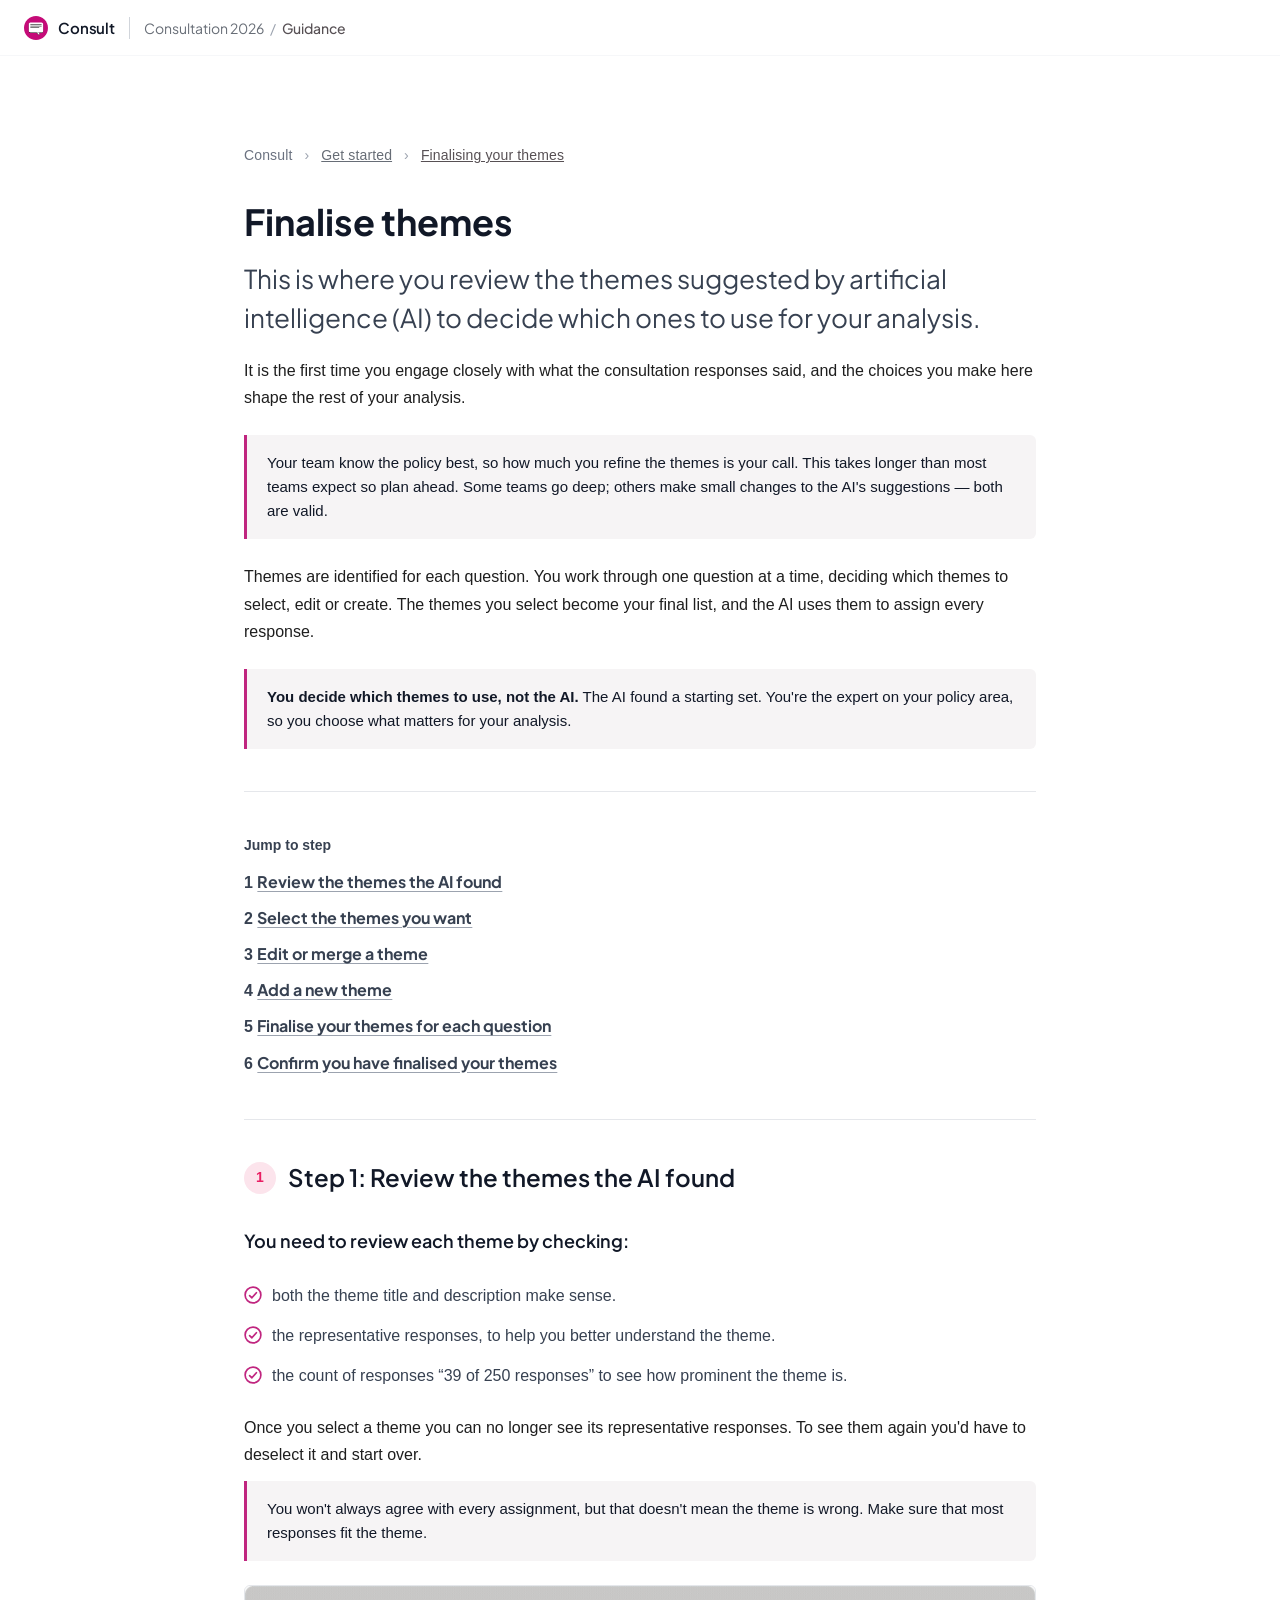
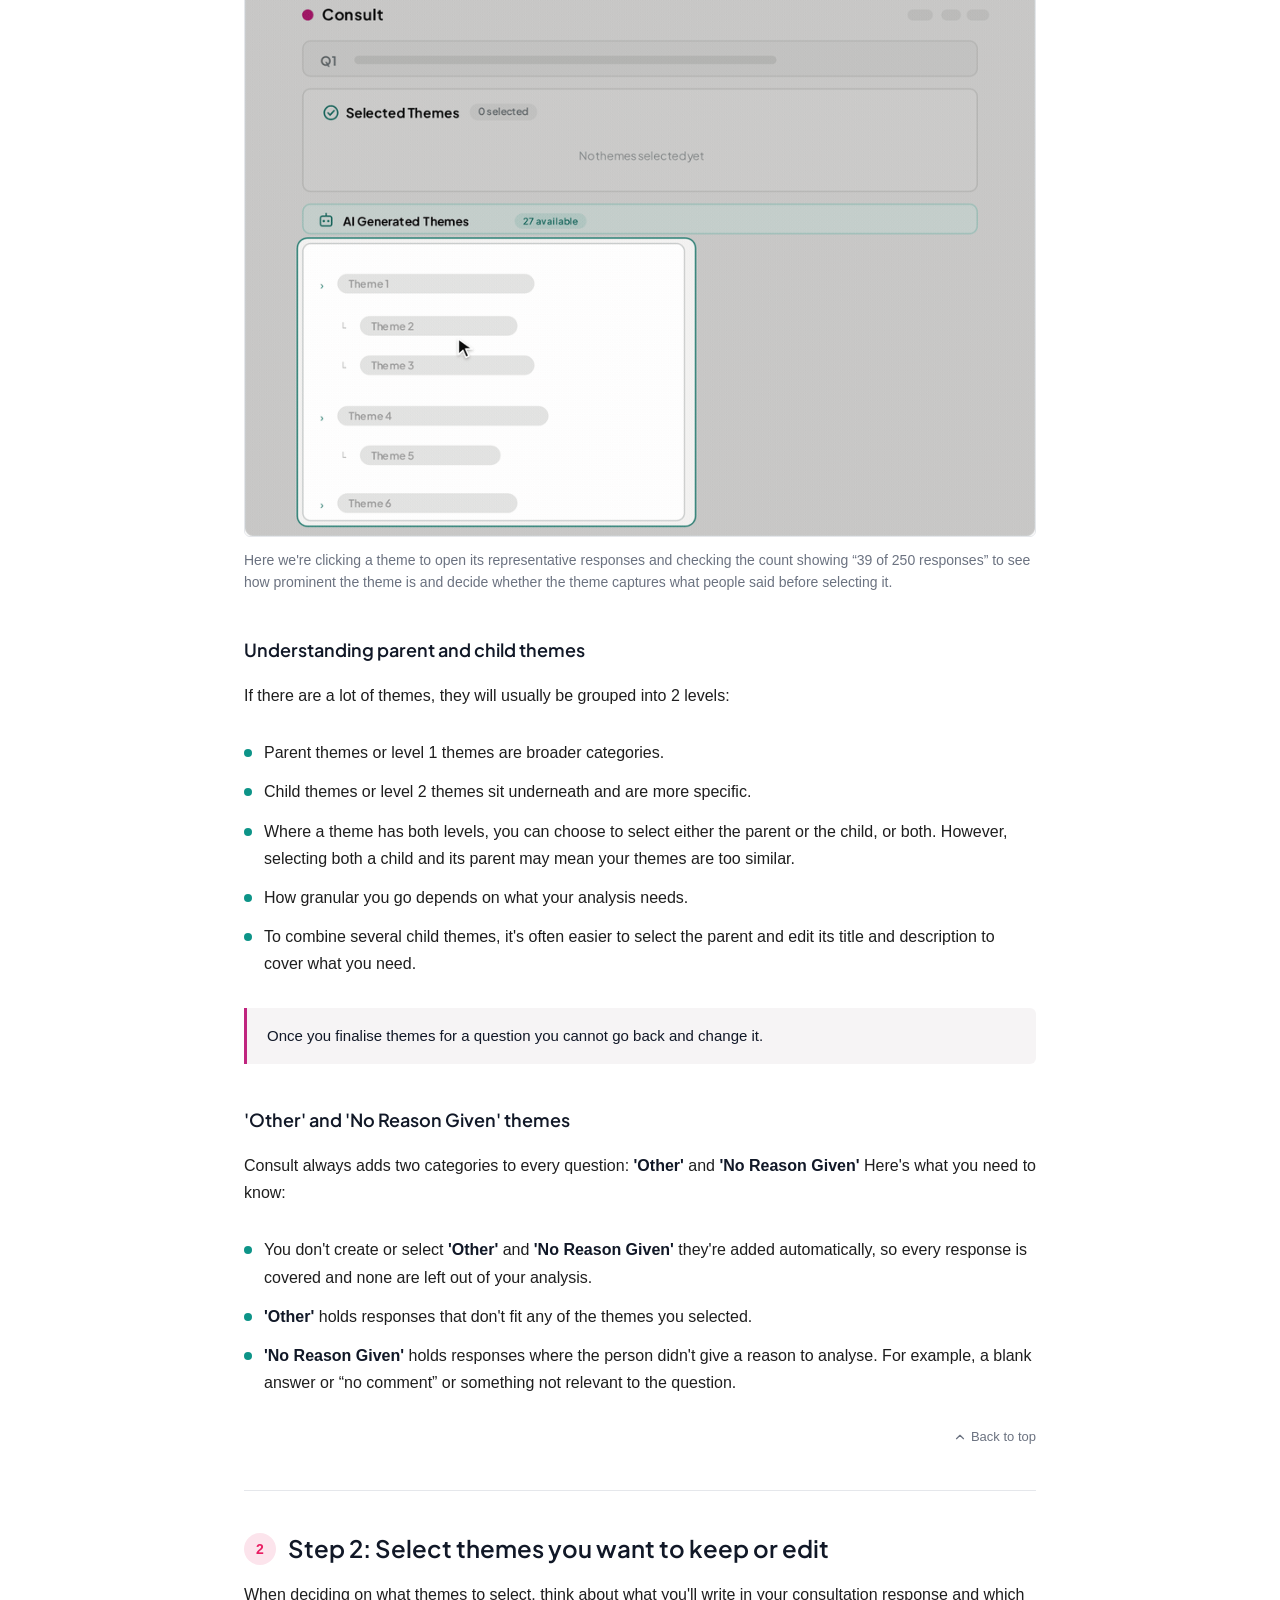
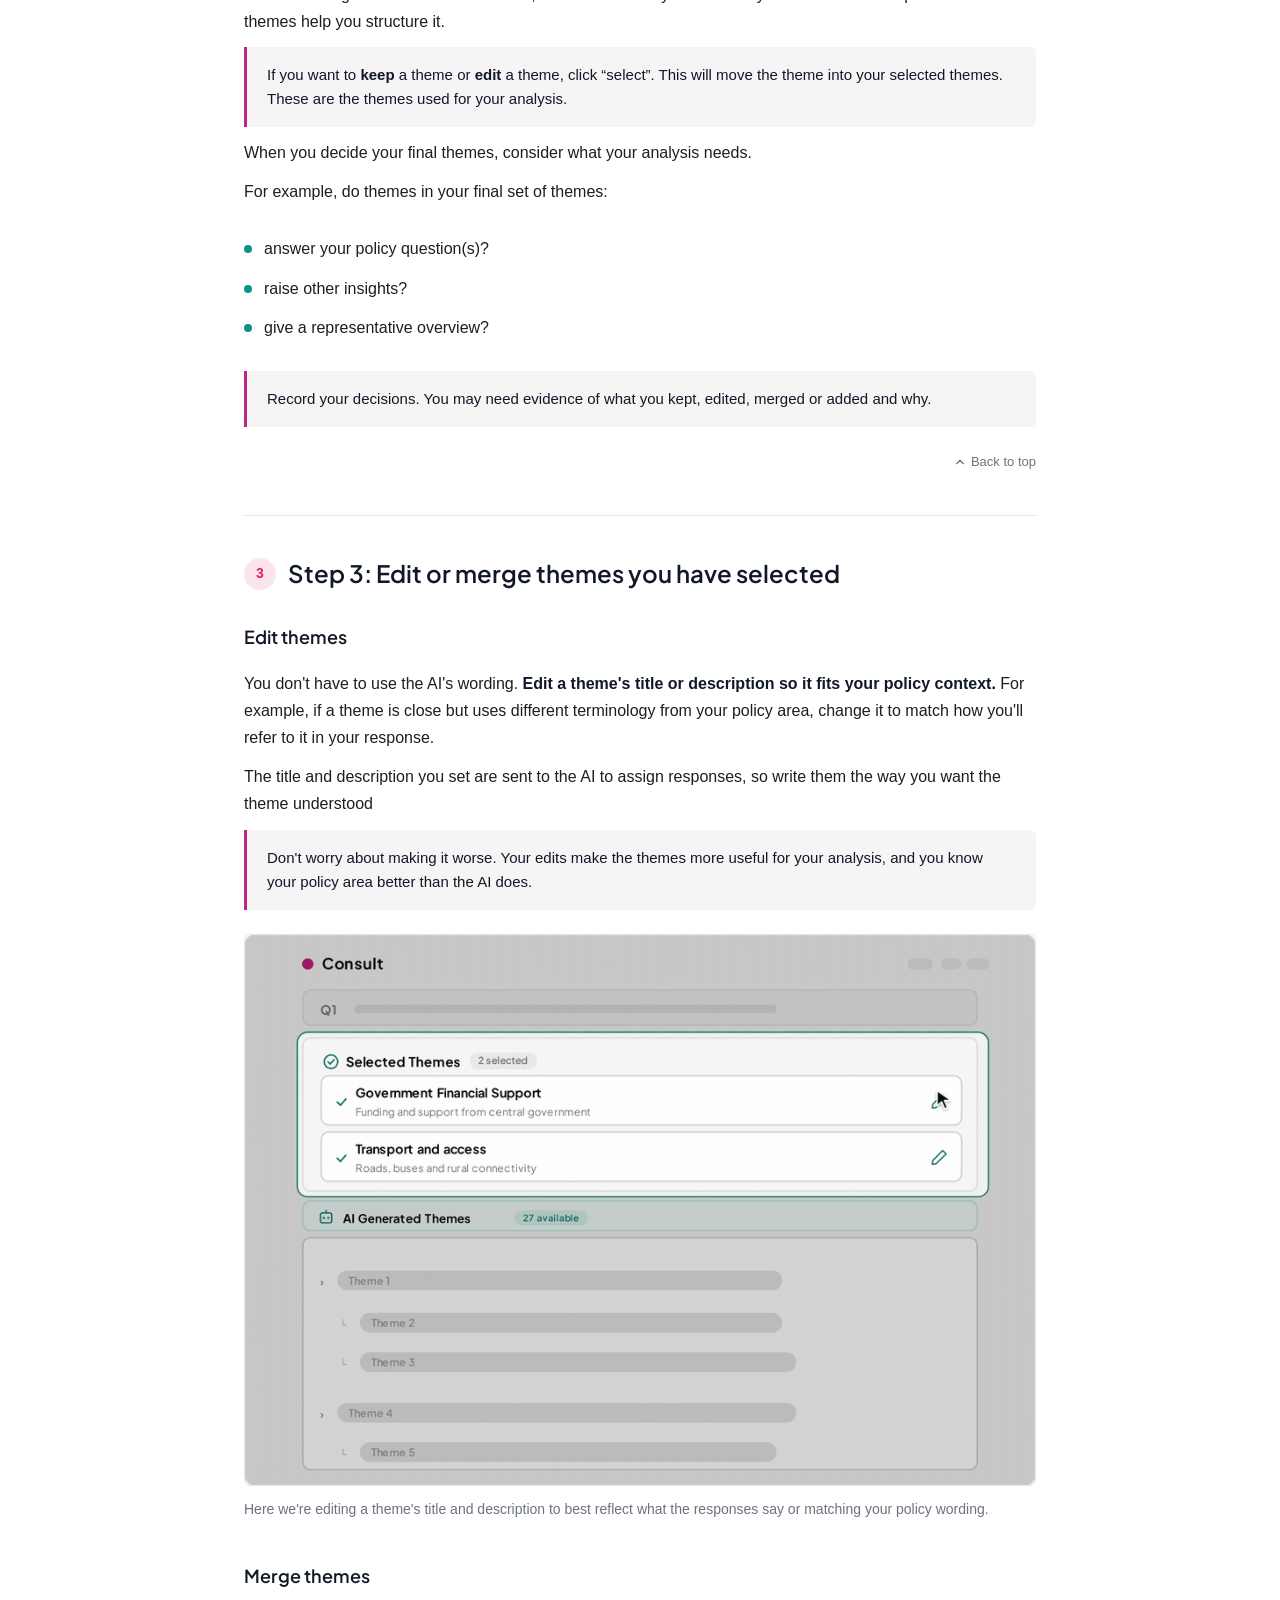
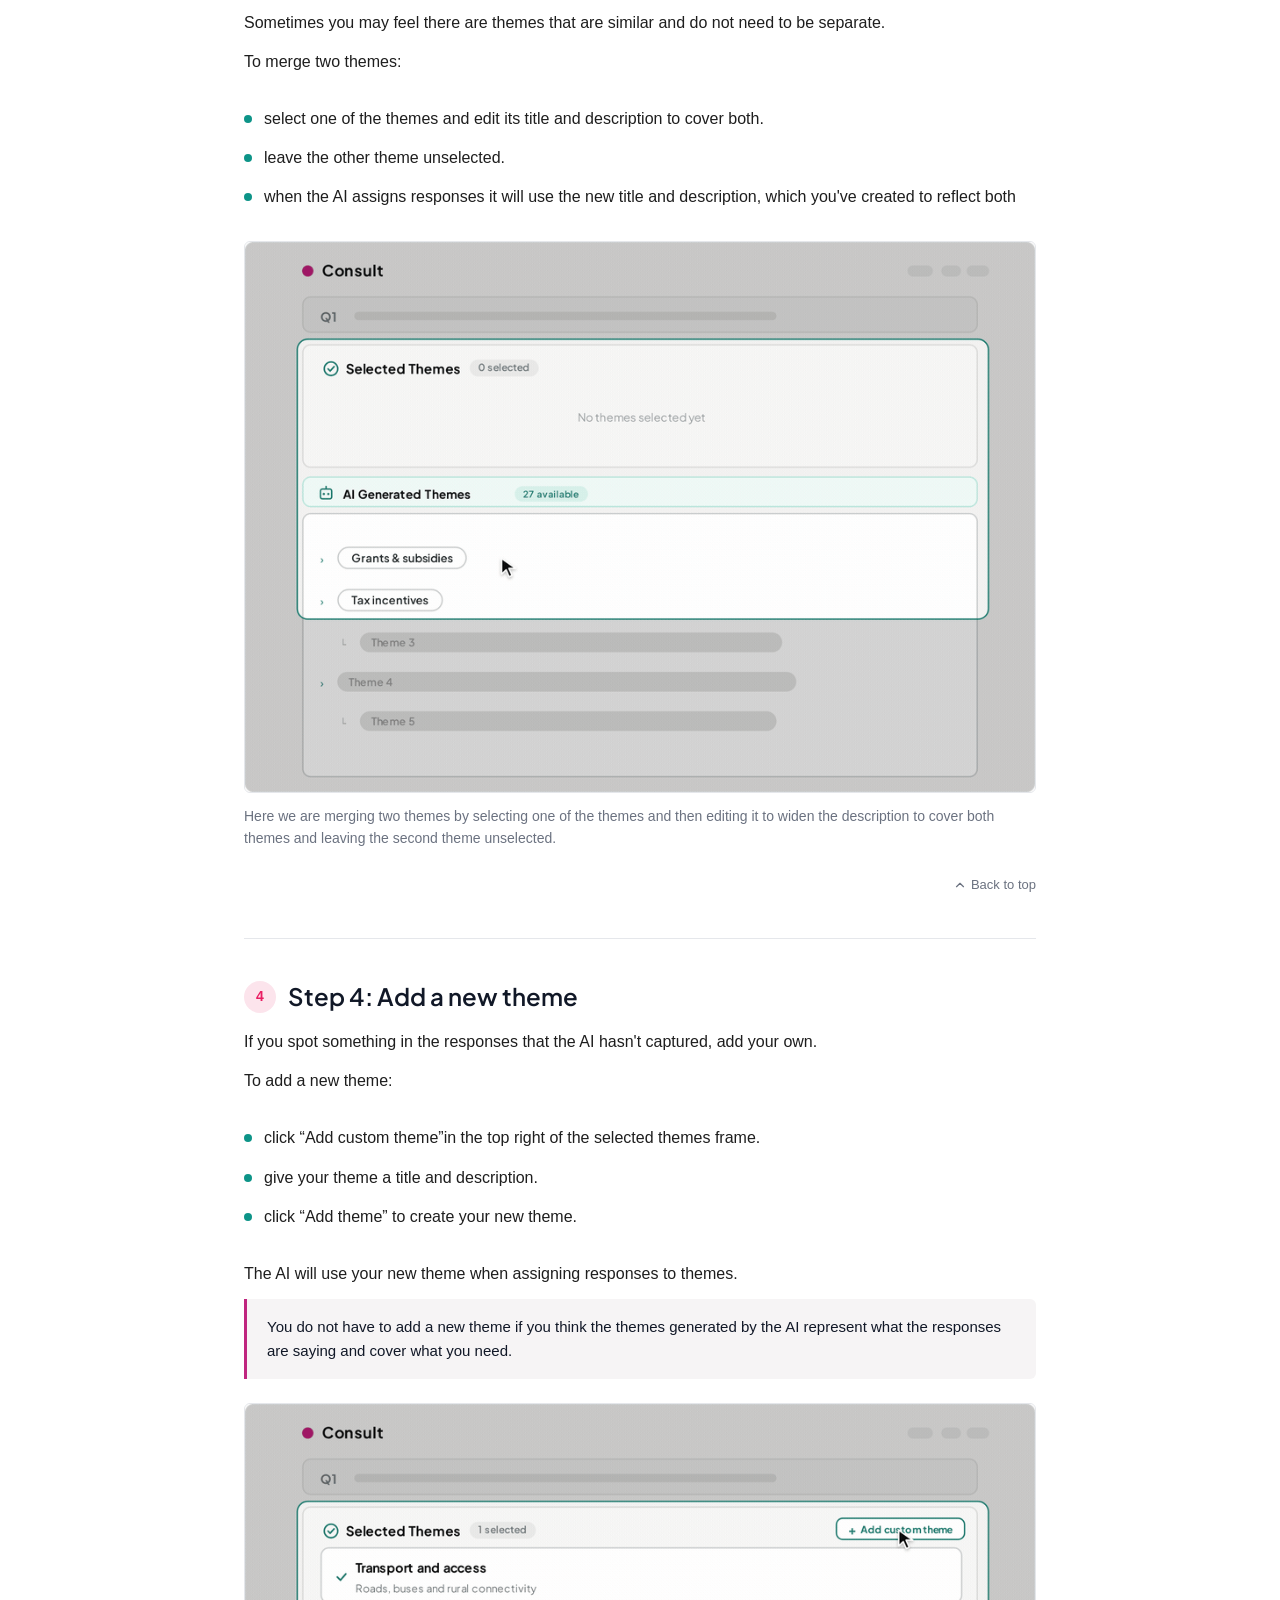
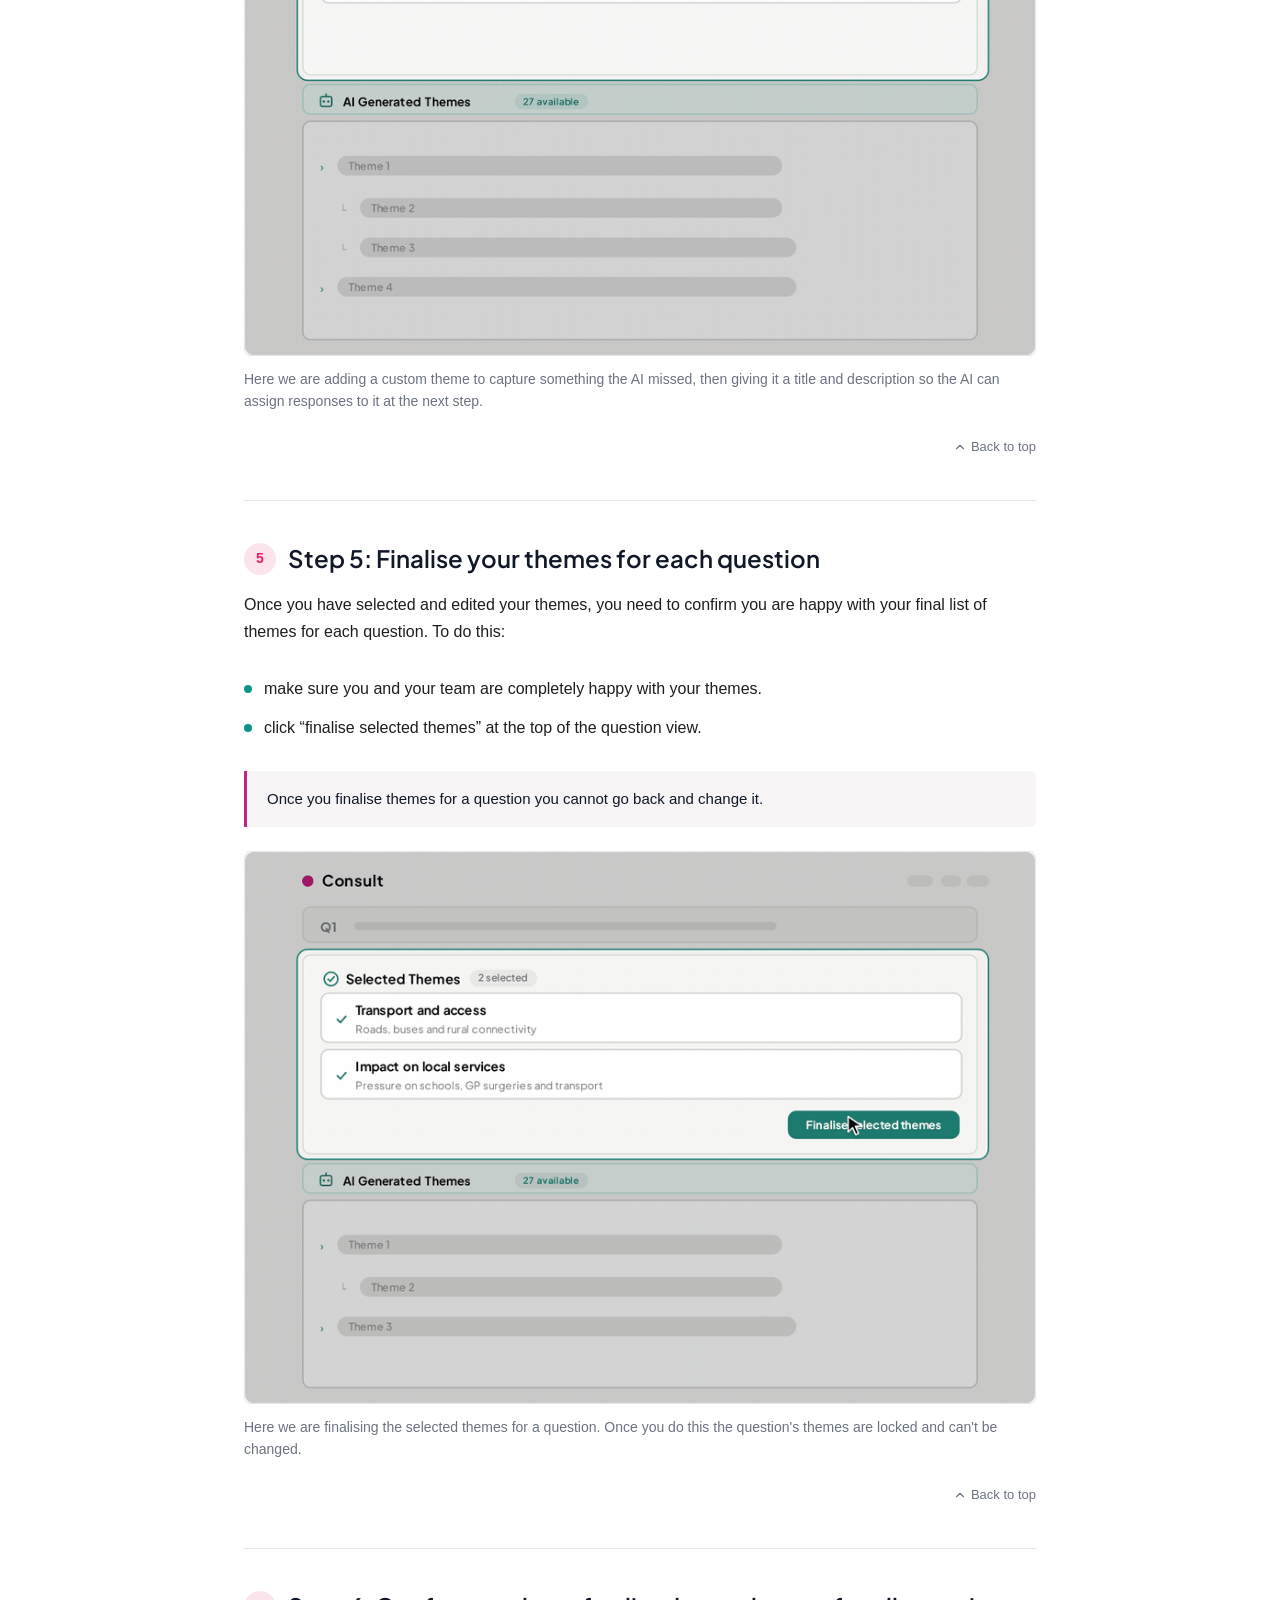
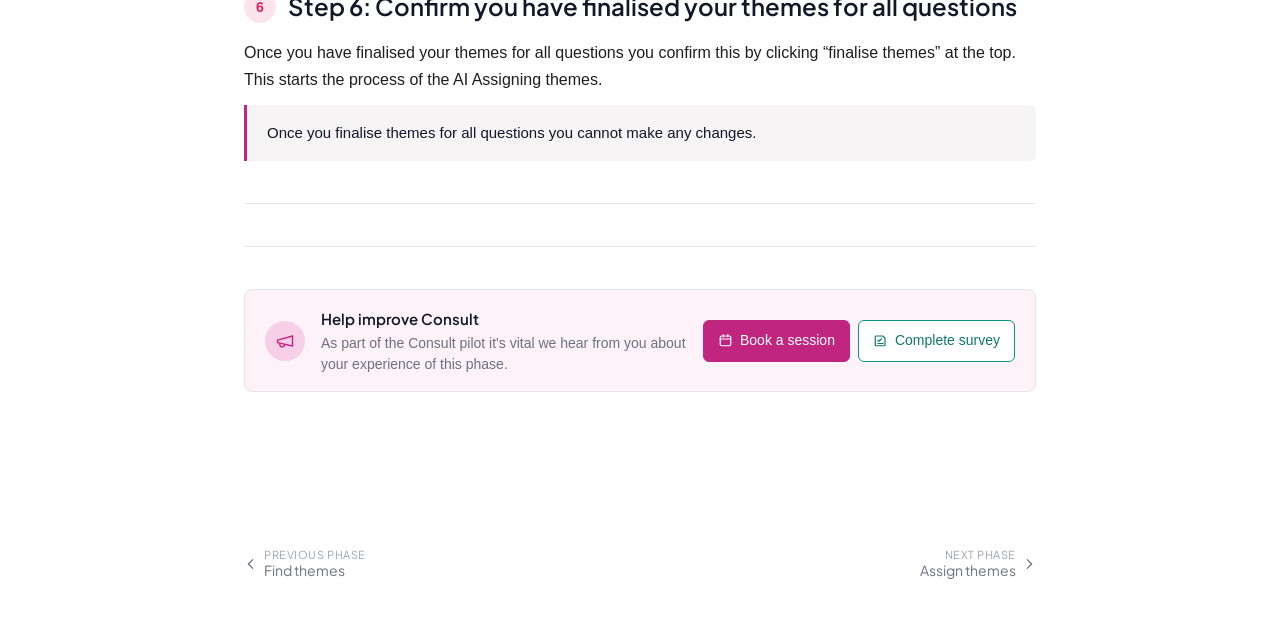
<file: finalise.html>
<!DOCTYPE html>
<html lang="en">
<head>
  <meta charset="UTF-8" />
  <meta name="viewport" content="width=device-width, initial-scale=1.0" />
  <title>Consult Header</title>
  <link href="https://fonts.googleapis.com/css2?family=Plus+Jakarta+Sans:wght@400;500;600&display=swap" rel="stylesheet" />
  <link rel="stylesheet" href="style.css" />
</head>
<body>


  <header class="header">

  <!-- Left: brand + breadcrumb -->
    <div class="header-left">

      <a href="#" class="brand">
        <img src="images/consult.svg" alt="Consult logo" class="brand-icon" />
        <span class="brand-name">Consult</span>
      </a>
      <div class="divider"></div>

      <nav class="breadcrumb" aria-label="breadcrumb">
        <span class="breadcrumb-page">Consultation 2026</span>
        <span class="breadcrumb-sep">/</span>
        <span class="breadcrumb-current">Guidance</span>
      </nav>

    </div>

  </header>
  <main class="main">
    <div class="container">
    <article class="help-page">
 
        <!-- Breadcrumb -->
        <nav class="breadcrumb" aria-label="Breadcrumb">
          Consult <span>›</span> <a href="index.html" class="breadcrumb-page">Get started </a>  <span>›</span> <a href="index.html" class="breadcrumb-current">Finalising your themes</a> 
        </nav>
       
        <!-- Page title -->
        <h1>Finalise themes</h1>

        <p class="intro">
           This is where you review the themes suggested by artificial intelligence (AI) to decide which ones to use for your analysis. </p>
           <p>It is the first time you engage closely with what the consultation responses said, and the choices you make here shape the rest of your analysis.
        </p>
        <p class="callout"> Your team know the policy best, so how much you refine the themes is your call. This takes longer than most teams expect so plan ahead. Some teams go deep; others make small changes to the AI's suggestions — both are valid.
       </p>
       <p class="section-text">
          Themes are identified for each question. You work through one question at a time, deciding which themes to select, edit or create. The themes you select become your final list, and the AI uses them to assign every response.
       </p> 
        <p class="callout"> <strong>You decide which themes to use, not the AI.</strong>  The AI found a starting set. You're the expert on your policy area, so you choose what matters for your analysis. </p>
      
         <hr class="section-divider">
         <nav class="jump-to" aria-label="Jump to section">
          <p class="jump-to-label">Jump to step</p>
          <ol class="jump-to-list">
            <li><span class="phase-header"><span class="number-circle-inline"> 1 </span> <a href="#section-1"><strong> Review the themes the AI found</strong></a></span></li>
            <li><span class="phase-header"><span class="number-circle-inline"> 2 </span> <a href="#section-2"><strong> Select the themes you want</strong></a></span></li>
            <li><span class="phase-header"><span class="number-circle-inline"> 3 </span> <a href="#section-3"><strong> Edit or merge a theme</strong></a></span></li>
            <li><span class="phase-header"><span class="number-circle-inline"> 4 </span> <a href="#section-4"><strong> Add a new theme</strong></a></span></li>
            <li><span class="phase-header"><span class="number-circle-inline"> 5 </span> <a href="#section-5"><strong> Finalise your themes for each question</strong></a></span></li>
            <li><span class="phase-header"><span class="number-circle-inline"> 6 </span> <a href="#section-6"><strong> Confirm you have finalised your themes</strong></a></span></li>
  </ol>
</nav>
<hr class="section-divider">


        <!-- Section 1 -->
        <section id="section-1">
            <div class="step-header">
                <div class="number-circle">1</div>
          <h2>Step 1: Review the themes the AI found</h2>
          </div>
          <div class="section-text">
           
            <h3>You need to review each theme by checking:</h3>
            <ul class="scope-list scope-list--does">
              <li><svg class="scope-icon" viewBox="0 0 16 16" fill="none" aria-hidden="true"><circle cx="8" cy="8" r="7" stroke="#c0257f" stroke-width="1.5"/><polyline points="5,8.5 7,10.5 11,6" stroke="#c0257f" stroke-width="1.5" stroke-linecap="round" stroke-linejoin="round"/></svg>both the theme title and description make sense.</li>
              <li><svg class="scope-icon" viewBox="0 0 16 16" fill="none" aria-hidden="true"><circle cx="8" cy="8" r="7" stroke="#c0257f" stroke-width="1.5"/><polyline points="5,8.5 7,10.5 11,6" stroke="#c0257f" stroke-width="1.5" stroke-linecap="round" stroke-linejoin="round"/></svg>the representative responses, to help you better understand the theme.</li>
              <li><svg class="scope-icon" viewBox="0 0 16 16" fill="none" aria-hidden="true"><circle cx="8" cy="8" r="7" stroke="#c0257f" stroke-width="1.5"/><polyline points="5,8.5 7,10.5 11,6" stroke="#c0257f" stroke-width="1.5" stroke-linecap="round" stroke-linejoin="round"/></svg>the count of responses &ldquo;39 of 250 responses&rdquo; to see how prominent the theme is.</li>
            </ul>
          <p>Once you select a theme you can no longer see its representative responses. To see them again you'd have to deselect it and start over.</p>
           <p class="callout">You won't always agree with every assignment, but that doesn't mean the theme is wrong. Make sure that most responses fit the theme.</p>
          </div>
        
          <div class="gif-container">
            <img src="images/1.finalising-themes-anim-1-reviewing.gif" alt="Illustrated Consult interface showing clicking a theme to open its representative responses and checking the count showing &ldquo;39 of 250 responses&rdquo; to see how prominent the theme is and decide whether the theme captures what people said before selecting it." /></div>
            <p class="caption">Here we're clicking a theme to open its representative responses and checking the count showing &ldquo;39 of 250 responses&rdquo; to see how prominent the theme is and decide whether the theme captures what people said before selecting it.</p>
         
<h3>Understanding parent and child themes</h3>
          
          <div class="section-text">
            <p>If there are a lot of themes, they will usually be grouped into 2 levels:</p>
              <ul class="bullet-list">
              <li>Parent themes or level 1 themes are broader categories. </li>
              <li>Child themes or level 2 themes sit underneath and are more specific.</li>
              <li>Where a theme has both levels, you can choose to select either the parent or the child, or both. However, selecting both a child and its parent may mean your themes are too similar.</li>
              <li>How granular you go depends on what your analysis needs. </li>
              <li>To combine several child themes, it's often easier to select the parent and edit its title and description to cover what you need. </li>
            </ul>  
            <p class="callout">Once you finalise themes for a question you cannot go back and change it.</p>  
          </div>
<h3>'Other' and 'No Reason Given' themes</h3>
          
          <div class="section-text">
            <p>Consult always adds two categories to every question: <strong>'Other'</strong> and <strong>'No Reason Given'</strong> Here&#39;s what you need to know:</p>
              <ul class="bullet-list">
              <li>You don't create or select <strong>'Other'</strong> and <strong>'No Reason Given'</strong> they're added automatically, so every response is covered and none are left out of your analysis. </li>
            
              <li><strong>'Other'</strong> holds responses that don't fit any of the themes you selected.</li>
                <li><strong>'No Reason Given'</strong> holds responses where the person didn't give a reason to analyse. For example, a blank answer or <q>no comment</q> or something not relevant to the question.</li>
            </ul>  
            <a href="#top" class="back-to-top"><svg xmlns="http://www.w3.org/2000/svg" width="14" height="14" viewBox="0 0 24 24" fill="none" stroke="currentColor" stroke-width="2" stroke-linecap="round" stroke-linejoin="round"><polyline points="18 15 12 9 6 15"></polyline></svg>Back to top</a>

            </div>
            <hr class="section-divider">


        <!-- Section 2 -->
        <section id="section-2">
            <div class="step-header">
                <div class="number-circle">2</div>
          <h2>Step 2: Select themes you want to keep or edit</h2>
          </div>
          <div class="section-text">
           <p>When deciding on what themes to select, think about what you'll write in your consultation response and which themes help you structure it.</p>
           <p class="callout">If you want to <strong>keep</strong> a theme or <strong>edit</strong> a theme, click <q>select</q>. This will move the theme into your selected themes. These are the themes used for your analysis. </p>
           <p>When you decide your final themes, consider what your analysis needs.</p>
            <p> For example, do themes in your final set of themes:</p>
              <ul class="bullet-list">
              <li class="scope-list--does">answer your policy question(s)?</li>
              <li class="scope-list--does">raise other insights?</li>
              <li class="scope-list--does">give a representative overview?</li>
            </ul>
           <p class="callout">Record your decisions. You may need evidence of what you kept, edited, merged or added and why.</p>
          </div>
       
         
          <a href="#top" class="back-to-top"><svg xmlns="http://www.w3.org/2000/svg" width="14" height="14" viewBox="0 0 24 24" fill="none" stroke="currentColor" stroke-width="2" stroke-linecap="round" stroke-linejoin="round"><polyline points="18 15 12 9 6 15"></polyline></svg>Back to top</a>

        <hr class="section-divider"> 
        
        
          <!-- Section 3 -->
        </section>
                <section id="section-3">
            <div class="step-header">
                <div class="number-circle">3</div>
          <h2>Step 3: Edit or merge themes you have selected</h2>
          </div>
          <div class="section-text">
            <h3>Edit themes</h3>
           <p>You don't have to use the AI's wording. <strong>Edit a theme's title or description so it fits your policy context.</strong> For example, if a theme is close but uses different terminology from your policy area, change it to match how you'll refer to it in your response.</p>
            <p>The title and description you set are sent to the AI to assign responses, so write them the way you want the theme understood</p>
            <p class="callout">Don't worry about making it worse. Your edits make the themes more useful for your analysis, and you know your policy area better than the AI does.</p>    
          </div>
            <div class="gif-container">
            <img src="images/3.finalising-themes-anim-3-editing.gif" alt="Illustrated Consult interface showing editing a theme's title and description to best reflect what the responses say or matching your policy wording. " />     </div>
          <p class="caption">Here we're editing a theme's title and description to best reflect what the responses say or matching your policy wording. </p>
     
           <div class="section-text">
          <h3>Merge themes</h3>
                <p>Sometimes you may feel there are themes that are similar and do not need to be separate.</p> 
                  <p>To merge two themes:</p>
              <ul class="bullet-list">
              <li>select one of the themes and edit its title and description to cover both.</li>
              <li>leave the other theme unselected.</li>
              <li>when the AI assigns responses it will use the new title and description, which you've created to reflect both</li>
        
            </ul>    
          </div>
            <div class="gif-container">
            <img src="images/4.finalising-themes-merging.gif" alt="Illustrated Consult interface showing merging two themes by selecting one of the themes and then editing it to widen the description to cover both themes and leaving the second theme unselected." />   </div> 
          <p class="caption">Here we are merging two themes by selecting one of the themes and then editing it to widen the description to cover both themes and leaving the second theme unselected. </p>
                
          <a href="#top" class="back-to-top"><svg xmlns="http://www.w3.org/2000/svg" width="14" height="14" viewBox="0 0 24 24" fill="none" stroke="currentColor" stroke-width="2" stroke-linecap="round" stroke-linejoin="round"><polyline points="18 15 12 9 6 15"></polyline></svg>Back to top</a>

        <hr class="section-divider">  


          <!-- Section 4 -->
        </section>
        <section id="section-4">
            <div class="step-header">
                <div class="number-circle">4</div>
          <h2>Step 4: Add a new theme</h2>
          </div>
          <div class="section-text">
            <p>If you spot something in the responses that the AI hasn't captured, add your own. </p>
            <p>To add a new theme:</p>
              <ul class="bullet-list">
              <li>click <q>Add custom theme</q>in the top right of the selected themes frame.</li>
              <li>give your theme a title and description.</li>
              <li>click <q>Add theme</q> to create your new theme.</li>
        
            </ul>  
            <p>The AI will use your new theme when assigning responses to themes.</p> 
              <p class="callout">You do not have to add a new theme if you think the themes generated by the AI represent what the responses are saying and cover what you need. </p>  
          </div>
            <div class="gif-container">
            <img src="images/5.finalising-themes-add-custom-theme.gif" alt="Illustrated Consult interface showing adding a custom theme to capture something the AI missed, then giving it a title and description so the AI can assign responses to it at the next step." />     </div>
          <p class="caption">Here we are adding a custom theme to capture something the AI missed, then giving it a title and description so the AI can assign responses to it at the next step. </p>
     
          <a href="#top" class="back-to-top"><svg xmlns="http://www.w3.org/2000/svg" width="14" height="14" viewBox="0 0 24 24" fill="none" stroke="currentColor" stroke-width="2" stroke-linecap="round" stroke-linejoin="round"><polyline points="18 15 12 9 6 15"></polyline></svg>Back to top</a>

        <hr class="section-divider"> 
      </section>


          <!-- Section 5 --> 
   
         <section id="section-5">
            <div class="step-header">
                <div class="number-circle">5</div>
          <h2>Step 5: Finalise your themes for each question</h2>
          </div>
          <div class="section-text">
            <p>Once you have selected and edited your themes, you need to confirm you are happy with your final list of themes for each question. To do this:</p>
              <ul class="bullet-list">
              <li>make sure you and your team are completely happy with your themes.</li>
            
              <li>click <q>finalise selected themes</q> at the top of the question view.</li>
        
            </ul>  
            <p class="callout">Once you finalise themes for a question you cannot go back and change it.</p>  
          </div>
            <div class="gif-container">
            <img src="images/6.finalising-themes-sign-off.gif" alt=" Illustrated Consult interface showing finalising the selected themes for a question. Once you do this the question's themes are locked and can't be changed." />       </div>
          <p class="caption"> Here we are finalising the selected themes for a question. Once you do this the question's themes are locked and can't be changed. </p>
   
          <a href="#top" class="back-to-top"><svg xmlns="http://www.w3.org/2000/svg" width="14" height="14" viewBox="0 0 24 24" fill="none" stroke="currentColor" stroke-width="2" stroke-linecap="round" stroke-linejoin="round"><polyline points="18 15 12 9 6 15"></polyline></svg>Back to top</a>

        <hr class="section-divider">  
        </section>

        <!-- Section 6 -->
        <section id="section-6">
            <div class="step-header">
                <div class="number-circle">6</div>
          <h2>Step 6: Confirm you have finalised your themes for all questions</h2>
          </div>
          <div class="section-text">
           <p>Once you have finalised your themes for all questions you confirm this by clicking <q>finalise themes</q> at the top. This starts the process of the AI Assigning themes.</p>
           <p class="callout">Once you finalise themes for all questions you cannot make any changes.</p>  
        <hr class="section-divider">  
        </section>

      <hr class="section-divider">
       <!-- ============================================================
             USER RESEARCH PROMPT (reusable) — drop this block in at any
             point in the journey. To offer only one route, delete the
             other <a> in .research-prompt__actions.
              • Book only   → keep the --book link, remove --survey
              • Survey only → keep the --survey link, remove --book
             ============================================================ -->
        <aside class="research-prompt" aria-label="Take part in user research">
          <span class="research-prompt__icon" aria-hidden="true">
            <svg viewBox="0 0 24 24" fill="none" stroke="currentColor" stroke-width="1.7" stroke-linecap="round" stroke-linejoin="round"><path d="M3 11l18-5v12L3 14v-3z"/><path d="M11.6 16.8a3 3 0 11-5.8-1.6"/></svg>
          </span>
          <div class="research-prompt__text">
            <p class="research-prompt__title">Help improve Consult</p>
            <p class="research-prompt__desc">As part of the Consult pilot it's vital we hear from you about your experience of this phase.</p>
          </div>
          <div class="research-prompt__actions">
            <a href="#" class="research-prompt__btn research-prompt__btn--book" target="_blank" rel="noopener">
              <svg viewBox="0 0 20 20" fill="none" stroke="currentColor" stroke-width="1.6" stroke-linecap="round" stroke-linejoin="round" aria-hidden="true"><rect x="3" y="4" width="14" height="13" rx="2"/><path d="M3 8h14M7 2v3M13 2v3"/></svg>
              Book a session
            </a>
            <a href="https://surveys.publishing.service.gov.uk/t/Finalisingthemes/" class="research-prompt__btn research-prompt__btn--survey" target="_blank" rel="noopener">
              <svg viewBox="0 0 20 20" fill="none" stroke="currentColor" stroke-width="1.6" stroke-linecap="round" stroke-linejoin="round" aria-hidden="true"><path d="M4 4h9l3 3v9a1 1 0 01-1 1H4a1 1 0 01-1-1V5a1 1 0 011-1z"/><path d="M6.5 9.5l1.5 1.5 3.5-3.5M6.5 14h7"/></svg>
              Complete survey
            </a>
          </div>
        </aside>
        <!-- ============ END USER RESEARCH PROMPT ============ -->



      </article>

      <nav class="phase-nav" aria-label="Phase navigation">
        <a href="find.html" class="phase-nav__prev">
          <svg viewBox="0 0 16 16" fill="none" stroke="currentColor" stroke-width="1.5" stroke-linecap="round" stroke-linejoin="round" aria-hidden="true"><polyline points="10 3 5 8 10 13"/></svg>
          <span><span class="phase-nav__label">Previous phase</span> Find themes</span>
        </a>
        <a href="assign.html" class="phase-nav__next">
          <span><span class="phase-nav__label">Next phase</span> Assign themes</span>
          <svg viewBox="0 0 16 16" fill="none" stroke="currentColor" stroke-width="1.5" stroke-linecap="round" stroke-linejoin="round" aria-hidden="true"><polyline points="6 3 11 8 6 13"/></svg>
        </a>
      </nav>

    </div>
      </main>

  <script>
    function showFeedback(type) {
      var q = document.getElementById('feedback-question');
      var ta = document.getElementById('feedback-textarea');

      document.getElementById('btn-helpful').classList.toggle('feedback-btn--active', type === 'helpful');
      document.getElementById('btn-missing').classList.toggle('feedback-btn--active', type === 'missing');

      if (type === 'helpful') {
        q.textContent = "What's been the most useful part?";
        ta.placeholder = 'eg the animations made it easy to relate to the tool...';
      } else {
        q.textContent = "What's missing or unclear? What would have helped you?";
        ta.placeholder = 'eg step 2 missed out the part about...';
      }

      document.getElementById('feedback-expanded').style.display = 'flex';
      document.getElementById('feedback-thanks').style.display = 'none';
      ta.value = '';
    }

    function sendFeedback() {
      document.getElementById('feedback-expanded').style.display = 'none';
      document.getElementById('feedback-thanks').style.display = 'block';
      document.getElementById('btn-helpful').classList.remove('feedback-btn--active');
      document.getElementById('btn-missing').classList.remove('feedback-btn--active');
    }
  </script>

</body>
</html>
</file>
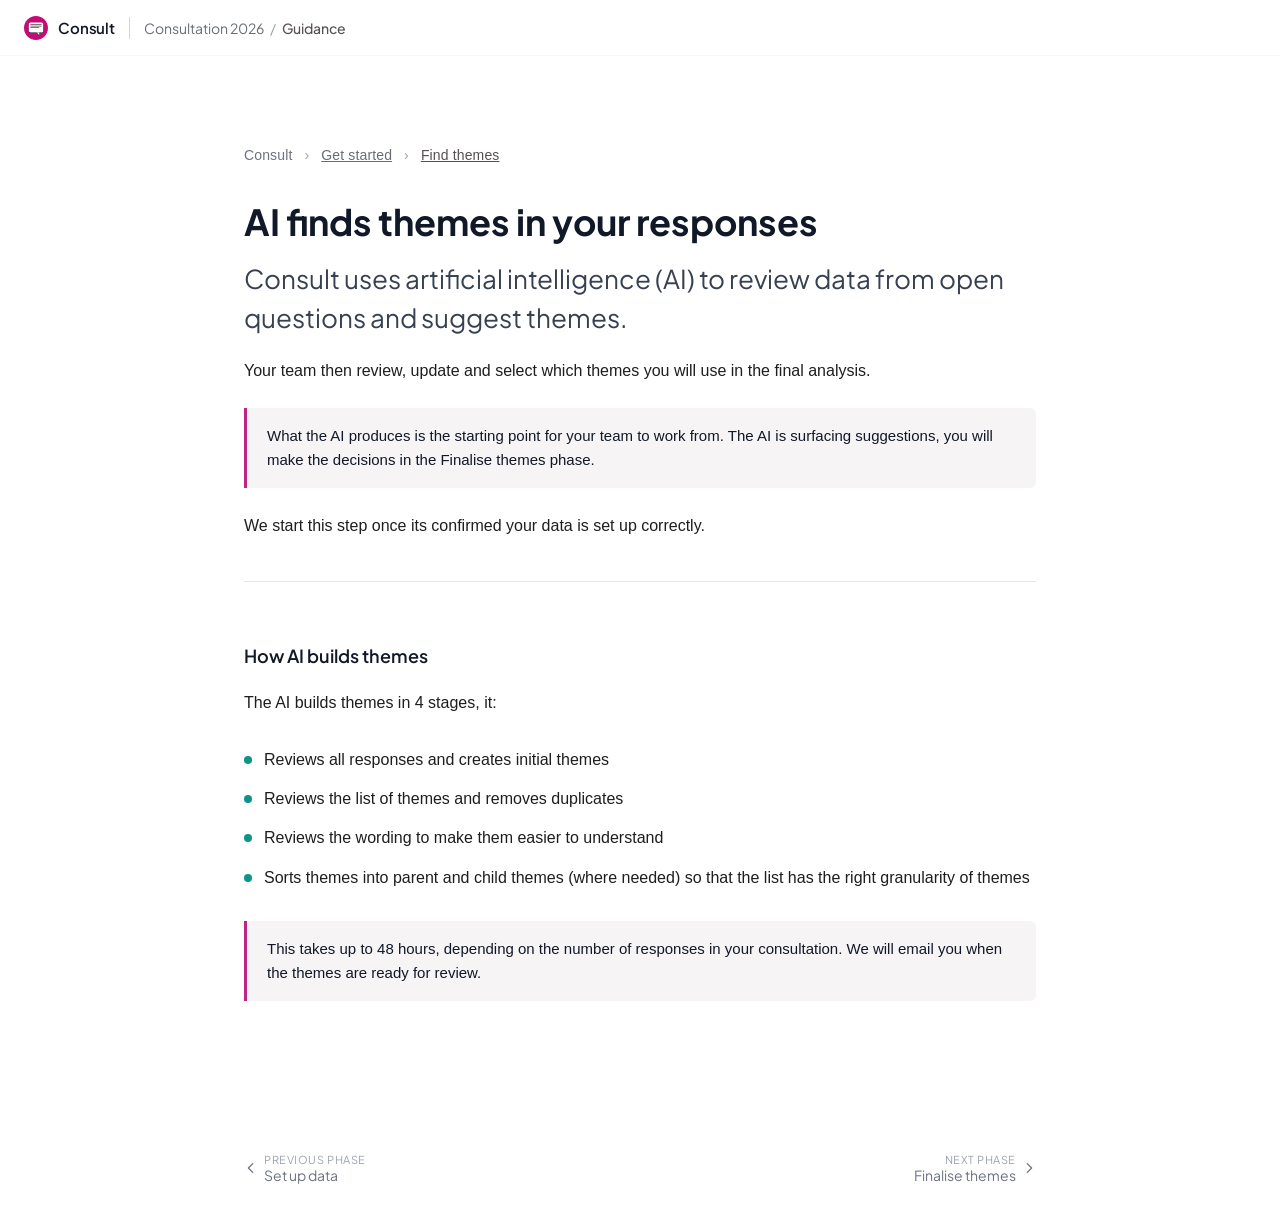
<file: find.html>
<!DOCTYPE html>
<html lang="en">
<head>
  <meta charset="UTF-8" />
  <meta name="viewport" content="width=device-width, initial-scale=1.0" />
  <title>Consult Header</title>
  <link href="https://fonts.googleapis.com/css2?family=Plus+Jakarta+Sans:wght@400;500;600&display=swap" rel="stylesheet" />
  <link rel="stylesheet" href="style.css" />
</head>
<body>


  <header class="header">
<!-- Left: brand + breadcrumb -->
    <div class="header-left">

      <a href="#" class="brand">
        <img src="images/consult.svg" alt="Consult logo" class="brand-icon" />
        <span class="brand-name">Consult</span>
      </a>
      <div class="divider"></div>

      <nav class="breadcrumb" aria-label="breadcrumb">
        <span class="breadcrumb-page">Consultation 2026</span>
        <span class="breadcrumb-sep">/</span>
        <span class="breadcrumb-current">Guidance</span>
      </nav>

    </div>

  </header>
  <main class="main">
    <div class="container">
    <article class="help-page">
 
        <!-- Breadcrumb -->
        <nav class="breadcrumb" aria-label="Breadcrumb">
          Consult <span>›</span> <a href="index.html" class="breadcrumb-page">Get started </a>  <span>›</span> <a href="index.html" class="breadcrumb-current">Find themes</a> 
        </nav>
       
        <!-- Page title -->
        <h1>AI finds themes in your responses</h1>
       
        <p class="intro">
          Consult uses artificial intelligence (AI) to review data from open questions and suggest themes.</p>
       <p class="section-text">
        Your team then review, update and select which themes you will use in the final analysis.</p>
        <p class="callout">
          What the AI produces is the starting point for your team to work from. The AI is surfacing suggestions, you will make the decisions in the Finalise themes phase.</p>
        <p class="section-text"> We start this step once its confirmed your data is set up correctly. </p>
        <hr class="section-divider">

       
        <h3>How AI builds themes</h3>
        <p class="section-text"> The AI builds themes in 4 stages, it:</p>
    <ul class="bullet-list">
      <li>Reviews all responses and creates initial themes</li>
      <li>Reviews the list of themes and removes duplicates</li>
      <li>Reviews the wording to make them easier to understand</li>
      <li>Sorts themes into parent and child themes (where needed) so that the list has the right granularity of themes
      </li>
    </ul>
    <p class="callout">
      This takes up to 48 hours, depending on the number of responses in your consultation. We will email you when the themes are ready for review.</p>
 </div></section>
      </article>

      <nav class="phase-nav" aria-label="Phase navigation">
        <a href="data.html" class="phase-nav__prev">
          <svg viewBox="0 0 16 16" fill="none" stroke="currentColor" stroke-width="1.5" stroke-linecap="round" stroke-linejoin="round" aria-hidden="true"><polyline points="10 3 5 8 10 13"/></svg>
          <span><span class="phase-nav__label">Previous phase</span> Set up data</span>
        </a>
        <a href="finalise.html" class="phase-nav__next">
          <span><span class="phase-nav__label">Next phase</span> Finalise themes</span>
          <svg viewBox="0 0 16 16" fill="none" stroke="currentColor" stroke-width="1.5" stroke-linecap="round" stroke-linejoin="round" aria-hidden="true"><polyline points="6 3 11 8 6 13"/></svg>
        </a>
      </nav>

    </div>
      </main>

  <script>
    function showFeedback(type) {
      var q = document.getElementById('feedback-question');
      var ta = document.getElementById('feedback-textarea');

      document.getElementById('btn-helpful').classList.toggle('feedback-btn--active', type === 'helpful');
      document.getElementById('btn-missing').classList.toggle('feedback-btn--active', type === 'missing');

      if (type === 'helpful') {
        q.textContent = "What's been the most useful part?";
        ta.placeholder = 'eg the animations made it easy to relate to the tool...';
      } else {
        q.textContent = "What's missing or unclear? What would have helped you?";
        ta.placeholder = 'eg step 2 missed out the part about...';
      }

      document.getElementById('feedback-expanded').style.display = 'flex';
      document.getElementById('feedback-thanks').style.display = 'none';
      ta.value = '';
    }

    function sendFeedback() {
      document.getElementById('feedback-expanded').style.display = 'none';
      document.getElementById('feedback-thanks').style.display = 'block';
      document.getElementById('btn-helpful').classList.remove('feedback-btn--active');
      document.getElementById('btn-missing').classList.remove('feedback-btn--active');
    }
  </script>

</body>
</html>
</file>
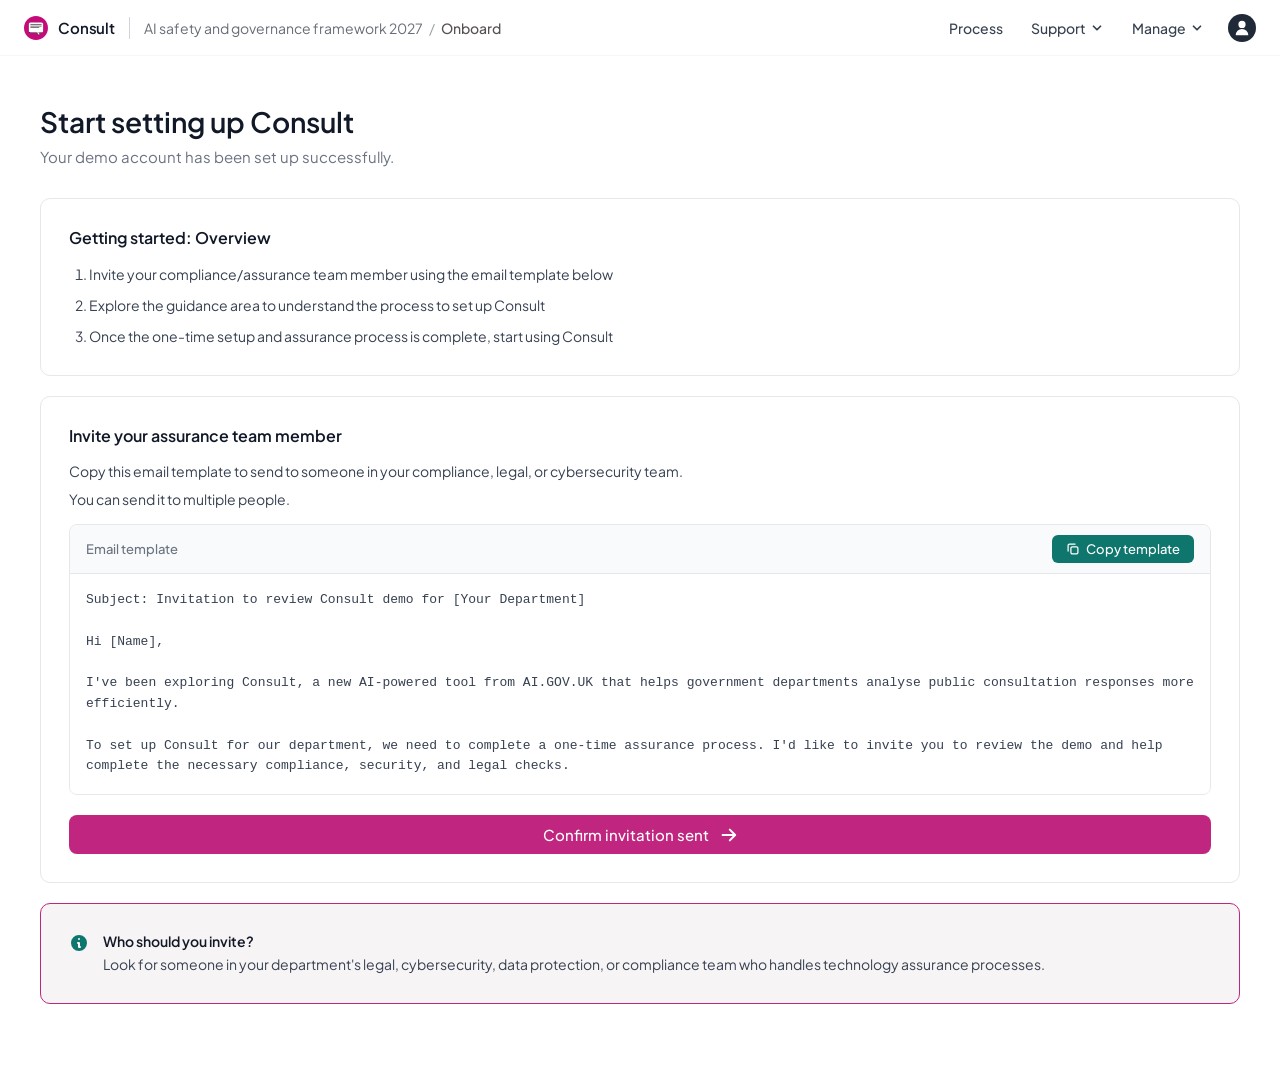
<file: old_comms.html>
<!DOCTYPE html>
<html lang="en">
<head>
  <meta charset="UTF-8" />
  <meta name="viewport" content="width=device-width, initial-scale=1.0" />
  <title>Consult Header</title>
  <link href="https://fonts.googleapis.com/css2?family=Plus+Jakarta+Sans:wght@400;500;600&display=swap" rel="stylesheet" />
  <link rel="stylesheet" href="style.css" />
</head>
<body>

  <header class="header">

    <!-- Left: brand + breadcrumb -->
    <div class="header-left">

      <a href="#" class="brand">
        <img src="images/consult.svg" alt="Consult logo" class="brand-icon" />
        <span class="brand-name">Consult</span>
      </a>
      <div class="divider"></div>

      <nav class="breadcrumb" aria-label="breadcrumb">
        <span class="breadcrumb-page">AI safety and governance framework 2027</span>
        <span class="breadcrumb-sep">/</span>
        <span class="breadcrumb-current">Onboard</span>
      </nav>

    </div>

    <!-- Right: nav links + avatar -->
    <div class="header-right">

      <a href="#" class="nav-link">Process</a>

      <button class="nav-link" aria-haspopup="true">
        Support
        <svg class="chevron" viewBox="0 0 16 16">
          <polyline points="4 6 8 10 12 6"/>
        </svg>
      </button>

      <button class="nav-link" aria-haspopup="true">
        Manage
        <svg class="chevron" viewBox="0 0 16 16">
          <polyline points="4 6 8 10 12 6"/>
        </svg>
      </button>

      <div class="avatar" role="button" aria-label="User account" tabindex="0">
        <svg viewBox="0 0 20 20" xmlns="http://www.w3.org/2000/svg">
          <path d="M10 10a4 4 0 100-8 4 4 0 000 8zm-7 8a7 7 0 1114 0H3z"/>
        </svg>
      </div>

    </div>

  </header>
  <main class="main">
    <div class="container">
  
      <h1 class="page-title">Start setting up Consult</h1>
      <p class="page-subtitle">Your demo account has been set up successfully.</p>
  
      <!-- Card 1: Overview -->
      <div class="card">
        <h2 class="card-title">Getting started: Overview</h2>
        <ol class="overview-list">
          <li>Invite your compliance/assurance team member using the email template below</li>
          <li>Explore the guidance area to understand the process to set up Consult</li>
          <li>Once the one-time setup and assurance process is complete, start using Consult</li>
        </ol>
      </div>
  
      <!-- Card 2: Invite team member -->
      <div class="card">
        <h2 class="card-title">Invite your assurance team member</h2>
        <p class="card-body">Copy this email template to send to someone in your compliance, legal, or cybersecurity team.</p>
        <p class="card-body">You can send it to multiple people.</p>
        <div class="email-template-wrapper">
          <div class="email-template-header">
            <span class="email-template-label">Email template</span>
            <button class="copy-btn" onclick="copyTemplate()">
              <svg viewBox="0 0 20 20" fill="none" stroke="currentColor" stroke-width="1.8" stroke-linecap="round" stroke-linejoin="round">
                <rect x="7" y="7" width="10" height="10" rx="2"/>
                <path d="M3 13V5a2 2 0 012-2h8"/>
              </svg>
              Copy template
            </button>
          </div>
          <pre class="email-template-body" id="emailTemplate">Subject: Invitation to review Consult demo for [Your Department]
  
Hi [Name],

I've been exploring Consult, a new AI-powered tool from AI.GOV.UK that helps government departments analyse public consultation responses more efficiently.
            
To set up Consult for our department, we need to complete a one-time assurance process. I'd like to invite you to review the demo and help complete the necessary compliance, security, and legal checks.
            
Could you:
1. Request demo access at: [Demo URL] using your government email address
2. Review the demo environment and documentation
            
Once you've had a chance to explore, we can work together to complete the setup and assurance process.
            
Please let me know if you have any questions.
            
Best regards,
[Your Name]
</pre>
        </div>
        <button class="confirm-btn">
          Confirm invitation sent
          <svg viewBox="0 0 20 20" fill="none" stroke="currentColor" stroke-width="2.2" stroke-linecap="round" stroke-linejoin="round">
            <path d="M4 10h12M12 4l6 6-6 6"/>
          </svg>
        </button>
      </div>
  
      <!-- Card 3: Info callout -->
      <div class="card card-info">
        <div class="info-icon">
          <svg viewBox="0 0 20 20" fill="currentColor">
            <path fill-rule="evenodd" d="M18 10a8 8 0 11-16 0 8 8 0 0116 0zm-7-4a1 1 0 11-2 0 1 1 0 012 0zM9 9a1 1 0 000 2v3a1 1 0 001 1h1a1 1 0 100-2v-3a1 1 0 00-1-1H9z" clip-rule="evenodd"/>
          </svg>
        </div>
        <div>
          <p class="info-title">Who should you invite?</p>
          <p class="info-body">Look for someone in your department's legal, cybersecurity, data protection, or compliance team who handles technology assurance processes.</p>
        </div>
      </div>
  
    </div>
  </main>
  
  <script>
    function copyTemplate() {
      var text = document.getElementById('emailTemplate').innerText;
      navigator.clipboard.writeText(text).then(function() {
        var btn = document.querySelector('.copy-btn');
        btn.textContent = '✓ Copied';
        setTimeout(function() {
          btn.innerHTML = '<svg viewBox="0 0 20 20" fill="none" stroke="currentColor" stroke-width="1.8" stroke-linecap="round" stroke-linejoin="round"><rect x="7" y="7" width="10" height="10" rx="2"/><path d="M3 13V5a2 2 0 012-2h8"/></svg> Copy template';
        }, 2000);
      });
    }
  </script>

</body>
</html>
</file>
<file: style.css>
*, *::before, *::after {
    box-sizing: border-box;
    margin: 0;
    padding: 0;
  }
  
  body {
    font-family: 'Plus Jakarta Sans', Arial, sans-serif;
    background: #ffffff;
  }
  
  /* ── Test banner ── */
.test-banner {
  background: #fef3c7;
  border-bottom: 1px solid #f59e0b;
  color: #92400e;
  font-size: 13px;
  font-weight: 500;
  text-align: center;
  padding: 8px 24px;
}

/* ── Header shell ── */
  .header {
    display: flex;
    align-items: center;
    justify-content: space-between;
    height: 56px;
    padding: 0 24px;
    background: #ffffff;
    border-bottom: 1px solid #f6f7f9;
  }
  
  /* ── Left group ── */
  .header-left {
    display: flex;
    align-items: center;
    gap: 14px;
  }
  
  .brand {
    display: flex;
    align-items: center;
    gap: 10px;
    text-decoration: none;
  }
  
  /* Pink chat-bubble icon */
  .brand-icon {
    width: 24px;
    height: 24px;
    flex-shrink: 0;
  }
  
  .brand-icon svg {
    width: 17px;
    height: 17px;
    fill: #ffffff;
  }
  
  .brand-name {
    font-size: 15px;
    font-weight: 600;
    color: #111827;
    letter-spacing: -0.01em;
  }
  
  /* Vertical divider */
  .divider {
    width: 1px;
    height: 22px;
    background: #d1d5db;
    flex-shrink: 0;
  }
  
  /* Breadcrumb */
  .breadcrumb {
    display: flex;
    align-items: center;
    gap: 6px;
    font-size: 14px;
  }
  
  .breadcrumb-page {
    color: #676d76;
    font-weight: 400;
  }
  
  .breadcrumb-sep {
    color: #9ca3af;
  }
  
  .breadcrumb-current {
    color: #575054;
    font-weight: 500;
  }
  
  /* ── Right nav ── */
  .header-right {
    display: flex;
    align-items: center;
    gap: 4px;
  }
  
  .nav-link {
    display: flex;
    align-items: center;
    gap: 4px;
    padding: 6px 12px;
    font-size: 14px;
    font-weight: 500;
    color: #374151;
    text-decoration: none;
    border-radius: 6px;
    cursor: pointer;
    transition: background 0.15s ease, color 0.15s ease;
    border: none;
    background: none;
    font-family: inherit;
  }
  
  .nav-link:hover {
    background: #f3f4f6;
    color: #111827;
  }
  
  .nav-link .chevron {
    width: 14px;
    height: 14px;
    stroke: currentColor;
    fill: none;
    stroke-width: 2;
    stroke-linecap: round;
    stroke-linejoin: round;
  }
  
  /* Avatar */
  .avatar {
    width: 28px;
    height: 28px;
    background: #1f2937;
    border-radius: 50%;
    display: flex;
    align-items: center;
    justify-content: center;
    margin-left: 8px;
    cursor: pointer;
    flex-shrink: 0;
    transition: opacity 0.15s ease;
  }
  
  .avatar:hover {
    opacity: 0.85;
  }
  
  .avatar svg {
    width: 18px;
    height: 18px;
    fill: #ffffff;
  }

  /* ── Main layout ── */
.main {
    background: #ffffff;
    min-height: calc(100vh - 56px);
    padding: 48px 24px;
  }
  
  .container {
    max-width: 1200px;
    margin: 0 auto;
  }
  
  .page-title {
    font-size: 28px;
    font-weight: 600;
    color: #111827;
    margin-bottom: 8px;
  }
  
  .page-subtitle {
    font-size: 15px;
    color: #6b7280;
    margin-bottom: 32px;
  }
  
  /* ── Cards ── */
  .card {
    background: #ffffff;
    border: 1px solid #e5e7eb;
    border-radius: 10px;
    padding: 28px;
    margin-bottom: 20px;
  }
  
  .card-title {
    font-size: 16px;
    font-weight: 600;
    color: #111827;
    margin-bottom: 16px;
  }
  
  .card-body {
    font-size: 14px;
    color: #374151;
    margin-bottom: 10px;
  }
  
  /* ── Overview list ── */
  .overview-list {
    padding-left: 20px;
    display: flex;
    flex-direction: column;
    gap: 10px;
  }
  
  .overview-list li {
    font-size: 14px;
    color: #374151;
    line-height: 1.5;
  }
  
  /* ── Email template ── */
  .email-template-wrapper {
    border: 1px solid #e5e7eb;
    border-radius: 8px;
    overflow: hidden;
    margin-top: 16px;
    margin-bottom: 20px;
  }
  
  .email-template-header {
    display: flex;
    align-items: center;
    justify-content: space-between;
    padding: 10px 16px;
    background: #f9fafb;
    border-bottom: 1px solid #e5e7eb;
  }
  
  .email-template-label {
    font-size: 13px;
    font-weight: 500;
    color: #6b7280;
  }
  
  .copy-btn {
    display: flex;
    align-items: center;
    gap: 6px;
    padding: 6px 14px;
    font-size: 13px;
    font-weight: 500;
    color: #ffffff;
    background: #0f766e;
    border: none;
    border-radius: 6px;
    cursor: pointer;
    font-family: inherit;
    transition: background 0.15s ease;
  }
  
  .copy-btn:hover { background: #0d6460; }
  
  .copy-btn svg {
    width: 14px;
    height: 14px;
  }
  
  .email-template-body {
    padding: 16px;
    font-size: 13px;
    font-family: 'Courier New', monospace;
    color: #374151;
    line-height: 1.6;
    white-space: pre-wrap;
    background: #ffffff;
    margin: 0;
    max-height: 220px;   /* ← add this: sets how tall the box gets before scrolling */
    overflow-y: auto;    /* ← add this: makes it scroll vertically */
  }
  
  /* ── Confirm button ── */
  .confirm-btn {
    display: flex;
    align-items: center;
    justify-content: center;
    gap: 10px;
    width: 100%;
    padding: 10px;
    font-size: 15px;
    font-weight: 500;
    color: #ffffff;
    background: #c0257f;
    border: none;
    border-radius: 8px;
    cursor: pointer;
    font-family: inherit;
    transition: background 0.15s ease;
  }
  
  .confirm-btn:hover { background: #a81e6e; }
  
  .confirm-btn svg {
    width: 18px;
    height: 18px;
  }
  
  /* ── Info callout card ── */
  .card-info {
    display: flex;
    align-items: flex-start;
    gap: 14px;
    background: #f6f4f5;
    border-color: #c0257f;
  }
  
  .info-icon {
    flex-shrink: 0;
    color: #0f766e;
    margin-top: 1px;
  }
  
  .info-icon svg {
    width: 20px;
    height: 20px;
  }
  
  .info-title {
    font-size: 14px;
    font-weight: 600;
    color: #111827;
    margin-bottom: 4px;
  }
  
  .info-body {
    font-size: 14px;
    color: #374151;
    line-height: 1.5;
  }

  .help-page {
    max-width: 840px;
    margin: 0 auto;
    padding: 40px 24px 80px;
    font-family: 'DM Sans', 'Segoe UI', sans-serif;
    color: #1E1E1E;
    line-height: 1.7;
    font-size: 16px;
  }
 
  .help-page .breadcrumb {
    font-size: 14px;
    color: #6B7280;
    margin-bottom: 32px;
    letter-spacing: 0.01em;
  }
 
  .help-page .breadcrumb span {
    color: #9CA3AF;
    margin: 0 6px;
  }
 
 .indent {
  padding-left: 30px;
}

  .help-page h1 {
    font-size: 36px;
    font-weight: 700;
    line-height: 1.2;
    margin: 0 0 16px;
    color: #111827;
    font-family: 'Plus Jakarta Sans', arial, sans-serif;
  }
 
  .help-page .intro {
    font-size: 26px;
    color: #374151;
    line-height: 1.5;
    margin-bottom: 20px;
    font-family: 'Plus Jakarta Sans', arial, sans-serif;
  }
 
  .help-page .jump-to {
    margin: 32px 0 0;
  }

  .help-page .jump-to-label {
    font-size: 14px;
    font-weight: 600;
    color: #374151;
    margin: 0 0 10px;
  }

  .help-page .jump-to-list {
    list-style: none;
    margin: 0;
    padding: 0;
    display: flex;
    flex-direction: column;
    gap: 8px;
  }

  .help-page .jump-to-list a {
    font-size: 16px;
    color: #374151;
    text-decoration: underline;
    text-underline-offset: 3px;
    text-decoration-color: #9CA3AF;
  }

  .help-page .jump-to-list a:hover {
    color: #1E1E1E;
    text-decoration-color: #374151;
  }

  .help-page .section-divider {
    border: none;
    border-top: 1px solid #E5E7EB;
    margin: 42px 0 42px 0;
  }

  .back-to-top {
    display: flex;
    align-items: center;
    gap: 4px;
    font-size: 13px;
    color: #6B7280;
    text-decoration: none;
    margin-left: auto;
    width: fit-content;
  }

  .back-to-top:hover {
    color: #c0257f;
    text-decoration: underline;
  }
 
  .help-page h2 {
    font-size: 24px;
    font-weight: 600;
    line-height: 1.3;
    margin: 0 0 16px;
    font-family: 'Plus Jakarta Sans', sans-serif;
    color: #111827;
  }

  .help-page h3 {
    font-size: 18px;
    font-weight: 600;
    line-height: 1.3;
    margin: 0 0 16px;
    font-family: 'Plus Jakarta Sans', sans-serif;
    color: #111827;
    padding: 20px 0px 5px 0px;
  }
 
  .help-page .section-text {
    margin-bottom: 24px;
  }
 
  .help-page .section-text p {
    margin: 0 0 12px;
  }
 
  .help-page .section-text ul {
    margin: 24px 0;
    padding-left: 0;
    list-style: none;
  }
 
  .help-page .section-text ul li {
    padding: 2px 0 2px 0px;
    position: relative;
  }
 
 
  .help-page .section-text strong {
    font-weight: 600;
    color: #111827;
  }
 
  .help-page .gif-container {
    margin: 24px 0 12px;
    border-radius: 6px;
    overflow: hidden;
    border: 1px solid #E5E7EB;
    background-color: #F3F4F6;
  }
 
  .help-page .gif-container img {
    display: block;
    width: 100%;
    height: auto;
  }
 
  .help-page .gif-placeholder {
    display: flex;
    align-items: center;
    justify-content: center;
    min-height: 260px;
    padding: 32px;
    text-align: center;
    color: #6B7280;
    font-size: 14px;
    line-height: 1.5;
    font-style: italic;
  }
 
  .help-page .caption {
    font-size: 14px;
    color: #6B7280;
    line-height: 1.6;
    margin: 8px 0 24px;
  }
 
  .help-page .download-btn {
    display: inline-flex;
    align-items: center;
    gap: 8px;
    margin: 20px 0 0;
    padding: 10px 16px;
    background: #F3F4F6;
    color: #1E1E1E;
    font-size: 14px;
    font-weight: 500;
    text-decoration: none;
    border-radius: 6px;
    border: 1px solid #E5E7EB;
  }

  .help-page .download-btn svg {
    width: 16px;
    height: 16px;
    flex-shrink: 0;
  }

  .help-page .download-btn:hover {
    background: #E5E7EB;
  }

  .help-page .callout {
    background-color: #f6f4f5;
    border-left: 3px solid #c0257f;
    padding: 16px 20px;
    margin: 24px 0;
    border-radius: 0 6px 6px 0;
    font-size: 15px;
    color: #111827;
    line-height: 1.6;
  }
 
  .help-page .callout strong {
    color: #111827;
  }
 
  .help-page .confirm-box {
    background-color: #F9FAFB;
    border: 1px solid #E5E7EB;
    border-radius: 8px;
    padding: 24px;
    margin-top: 24px;
    text-align: center;
  }
 
  .help-page .confirm-box a {
    color: #0D9488;
    font-weight: 600;
    text-decoration: none;
    border-bottom: 1px solid #0D9488;
  }
 
  .help-page .confirm-box a:hover {
    color: #0F766E;
    border-bottom-color: #0F766E;
  }
 
  .bullet-list {
    margin: 16px 0;
    padding-left: 0;
    list-style: none;
  }

  .bullet-list li,
  .help-page .section-text .bullet-list li {
    padding: 6px 0 6px 20px;
    position: relative;
  }

  .bullet-list li::before {
    content: '';
    position: absolute;
    left: 0;
    top: 1em;
    width: 8px;
    height: 8px;
    border-radius: 50%;
    background: #0D9488;
  }

  .help-page .review-checklist {
    margin: 16px 0;
    padding-left: 0;
    list-style: none;
  }
 
  .help-page .review-checklist li {
    padding: 10px 0 10px 28px;
    position: relative;
    line-height: 1.6;
  }
 
  .help-page .review-checklist li::before {
    content: '☐';
    position: absolute;
    left: 0;
    top: 10px;
    font-size: 16px;
    color: #0D9488;
  }

  .number-circle {
    width: 32px;
    height: 32px;
    border-radius: 50%;
    background-color: #FCE4EC;
    color: #E91E63;
    display: flex;
    align-items: center;
    justify-content: center;
    font-size: 14px;
    font-weight: 600;
    font-family: sans-serif;
  }

  .number-circle-inline {
    width: 32px;
    height: 32px;
    border-radius: 50%;
    color: #374151;
    font-size: 16px;
    font-weight: 600;
    font-family: sans-serif;
  }

  .step-header {
    display: flex;
    align-items:normal;
    gap: 12px;
  }

/* ── Phase navigation ── */
.phase-nav {
  max-width: 840px;
  margin: 48px auto 0;
  padding: 0 24px;
  display: flex;
  justify-content: space-between;
  align-items: center;
}

.phase-nav__prev,
.phase-nav__next {
  display: inline-flex;
  align-items: center;
  gap: 6px;
  font-size: 14px;
  color: #6B7280;
  text-decoration: none;
  transition: color 0.15s;
}

.phase-nav__prev:hover,
.phase-nav__next:hover {
  color: #c0257f;
}

.phase-nav__prev svg,
.phase-nav__next svg {
  width: 14px;
  height: 14px;
  flex-shrink: 0;
}

.phase-nav__prev span,
.phase-nav__next span {
  display: flex;
  flex-direction: column;
}

.phase-nav__next span {
  align-items: flex-end;
}

.phase-nav__label {
  font-size: 11px;
  text-transform: uppercase;
  letter-spacing: 0.05em;
  color: #9CA3AF;
}

/* ── Feedback block ── */
.feedback-block {
  max-width: 840px;
  margin: 48px auto 0;
  padding: 32px 24px 80px;
  border-top: 1px solid #E5E7EB;
}

.feedback-prompt {
  display: flex;
  align-items: center;
  gap: 16px;
  flex-wrap: wrap;
}

.feedback-label {
  font-size: 15px;
  font-weight: 500;
  color: #374151;
}

.feedback-buttons {
  display: flex;
  gap: 8px;
}

.feedback-btn {
  display: inline-flex;
  align-items: center;
  gap: 7px;
  padding: 8px 14px;
  font-size: 14px;
  font-weight: 500;
  color: #374151;
  background: #ffffff;
  border: 1px solid #E5E7EB;
  border-radius: 6px;
  cursor: pointer;
  font-family: inherit;
  transition: background 0.15s ease, border-color 0.15s ease;
}

.feedback-btn svg {
  width: 16px;
  height: 16px;
  flex-shrink: 0;
}

.feedback-btn:hover {
  background: #F9FAFB;
  border-color: #D1D5DB;
}

.feedback-btn--active {
  background: #F0FDFA;
  border-color: #0D9488;
  color: #0F766E;
}

.feedback-btn--active:hover {
  background: #CCFBF1;
  border-color: #0D9488;
}

.feedback-expanded {
  margin-top: 20px;
  display: flex;
  flex-direction: column;
  gap: 12px;
}

.feedback-question {
  font-size: 15px;
  font-weight: 500;
  color: #111827;
}

.feedback-textarea {
  width: 100%;
  padding: 10px 14px;
  font-size: 14px;
  font-family: inherit;
  color: #374151;
  border: 1px solid #E5E7EB;
  border-radius: 6px;
  resize: vertical;
  line-height: 1.6;
  outline: none;
  transition: border-color 0.15s ease;
}

.feedback-textarea::placeholder {
  color: #9CA3AF;
}

.feedback-textarea:focus {
  border-color: #0D9488;
}

.feedback-send {
  align-self: flex-start;
  padding: 8px 16px;
  font-size: 14px;
  font-weight: 500;
  color: #ffffff;
  background: #0D9488;
  border: none;
  border-radius: 6px;
  cursor: pointer;
  font-family: inherit;
  transition: background 0.15s ease;
}

.feedback-send:hover {
  background: #0F766E;
}

.feedback-thanks {
  margin-top: 16px;
  font-size: 14px;
  color: #6B7280;
}

/* ── Phase list ── */
.phase-list {
  list-style: decimal;
  padding-left: 20px;
  margin: 24px 0 0;
  display: flex;
  flex-direction: column;
  gap: 12px;
}

.phase-list li {
  font-size: 16px;
  line-height: 1.6;
  color: #374151;
  display: flex;
  flex-direction: column;
  gap: 2px;
}

.phase-list a {
  color: #374151;
  text-decoration: underline;
  text-underline-offset: 3px;
}

.phase-list a:hover {
  color: #0F766E;
}

.phase-list a strong {
  font-weight: 600;
}

.phase-header {
  display: inline;
  font-family: 'Plus Jakarta Sans', Arial, sans-serif;
  font-size: 16px;
}

.phase-desc {
  display: block;
  font-size: 15px;
  color: #6B7280;
  margin-left: 0;
}

/* ── Scope lists ── */
.scope-list {
  list-style: none;
  margin: 16px 0 0;
  padding: 0;
  display: flex;
  flex-direction: column;
  gap: 10px;
}

.scope-list li {
  display: flex;
  align-items: flex-start;
  gap: 10px;
  font-size: 16px;
  line-height: 1.6;
  color: #374151;
}

.scope-icon {
  flex-shrink: 0;
  width: 18px;
  height: 18px;
  margin-top: 3px;
}

/* ── Inset text ── */
.inset-text {
  border-left: 5px solid #c0257f;
  padding: 10px 20px;
  margin: 10px 0;
  font-size: 15px;
  color: #374151;
  line-height: 1.2;
}

/* ── Text links ── */
.text-link {
  color: #c0257f;
  text-decoration: underline;
}

/* ── User research prompt ── */
.research-prompt {
  display: flex;
  align-items: center;
  gap: 16px;
  flex-wrap: wrap;
  max-width: 840px;
  background: #fdf2f8;
  border: 1px solid #E5E7EB;
  border-radius: 8px;
  padding: 16px 20px;
  margin: 28px 0;
}

.research-prompt__icon {
  flex-shrink: 0;
  width: 40px;
  height: 40px;
  border-radius: 50%;
  background: #f7d0e8;
  color: #c0257f;
  display: flex;
  align-items: center;
  justify-content: center;
}

.research-prompt__icon svg {
  width: 20px;
  height: 20px;
}

.research-prompt__text {
  flex: 1 1 240px;
  min-width: 0;
}

.research-prompt__title {
  font-size: 15px;
  font-weight: 600;
  color: #111827;
  font-family: 'Plus Jakarta Sans', Arial, sans-serif;
  margin: 0 0 2px;
}

.research-prompt__desc {
  font-size: 14px;
  color: #6B7280;
  line-height: 1.5;
  margin: 0;
}

.research-prompt__actions {
  display: flex;
  gap: 8px;
  flex-shrink: 0;
  flex-wrap: wrap;
}

.research-prompt__btn {
  display: inline-flex;
  align-items: center;
  gap: 7px;
  padding: 8px 14px;
  font-size: 14px;
  font-weight: 500;
  border-radius: 6px;
  text-decoration: none;
  cursor: pointer;
  font-family: inherit;
  white-space: nowrap;
  transition: background 0.15s ease, border-color 0.15s ease;
}

.research-prompt__btn svg {
  width: 15px;
  height: 15px;
  flex-shrink: 0;
}

/* Primary action — book a session */
.research-prompt__btn--book {
  background: #c0257f;
  color: #ffffff;
  border: 1px solid #c0257f;
}

.research-prompt__btn--book:hover {
  background: #a81e6e;
  border-color: #a81e6e;
}

/* Secondary action — complete the survey */
.research-prompt__btn--survey {
  background: #ffffff;
  color: #0F766E;
  border: 1px solid #0D9488;
}

.research-prompt__btn--survey:hover {
  background: #F0FDFA;
}

@media (max-width: 560px) {
  .research-prompt__actions {
    width: 100%;
  }
  .research-prompt__btn {
    flex: 1 1 auto;
    justify-content: center;
  }
}
</file>
